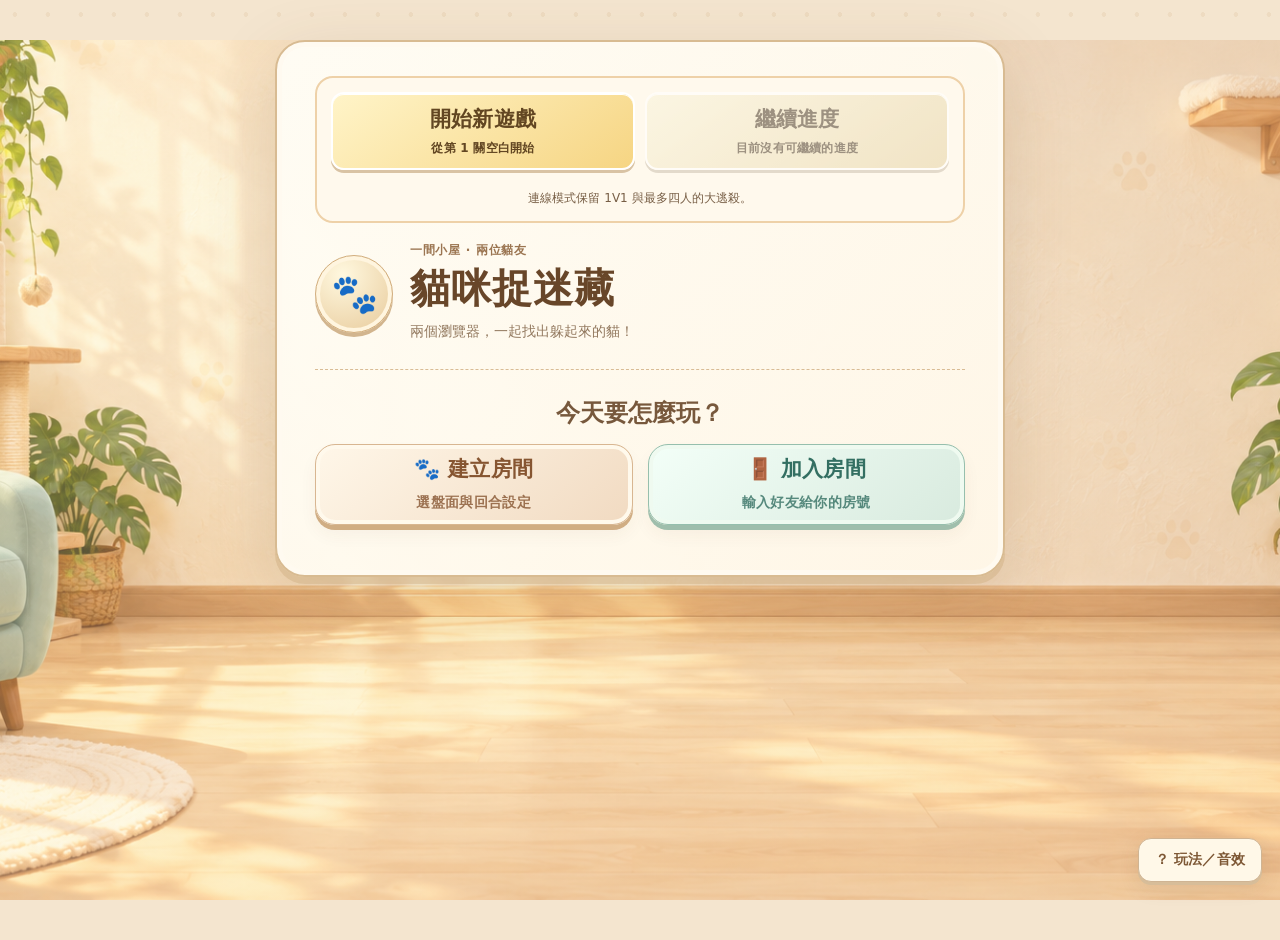
<file: index.html>
<!doctype html>
<html lang="zh-Hant">
<head>
  <meta charset="utf-8">
  <meta name="viewport" content="width=device-width,initial-scale=1">
  <title>貓咪捉迷藏｜P2P 雙人尋貓</title>
  <link rel="stylesheet" href="./style.css">
  <link rel="stylesheet" href="./survival.css?v=20261015b">
  <link rel="stylesheet" href="./classic.css?v=20261015b">
</head>
<body><main>
  <button id="helpButton" class="help-fab" aria-label="打開玩法與音效設定">？ 玩法／音效</button>
  <section id="setup" class="panel setup-card">
    <div class="primary-modes" aria-label="主要遊戲模式"><button id="chooseClassic" type="button"><strong>🐾 經典單人</strong><small>300 關原創貓數獨 · 推理提示</small></button><p>連線模式保留 1V1 與最多四人的大逃殺。</p></div>
    <header class="brand"><div class="logo">🐾</div><div><small>一間小屋 · 兩位貓友</small><h1>貓咪捉迷藏</h1><p>兩個瀏覽器，一起找出躲起來的貓！</p></div></header>
    <div id="entryChoice" class="entry-choice"><h2>今天要怎麼玩？</h2><div class="entry-buttons"><button id="chooseHost" type="button">🐾 建立房間<small>選盤面與回合設定</small></button><button id="chooseJoin" type="button">🚪 加入房間<small>輸入好友給你的房號</small></button></div><div class="quick-actions"><button id="previewBattle" class="hidden" type="button">先試玩大對決 <small>單人練習，不會連線</small></button><button id="quickMatch">⚡ 快速配對</button></div></div>
    <div id="entryFlow" class="hidden"><div class="flow-heading"><button id="backToEntry" type="button" aria-label="返回入口選擇">← 返回</button><h2 id="flowTitle"></h2></div>
    <div class="setup-grid">
      <label>暱稱<span class="nick-row"><input id="nick" maxlength="16" value="奶油虎斑" autocomplete="off"><button id="randomNick" type="button" title="隨機產生暱稱" aria-label="隨機產生暱稱">🎲</button></span></label>
      <label class="host-only">棋盤<select id="size"><option value="6" selected>6×6 小盤</option><option value="12">12×12 入門</option><option value="20">20×20 標準</option><option value="24">24×24 大盤</option></select></label>
      <label class="wide host-only">遊戲模式<select id="gameMode">
        <option value="battle" selected>🐾 貓咪大對決｜即時連鎖攻防</option>
        <option value="survival">🏆 4 人大逃殺｜2–4 人好友，最多四人</option>
      </select><small id="modeDescription">同時解各自不同、同尺寸同難度的盤面；連續找到貓可累加攻擊，完成盤面後連鎖接續。</small></label>
    </div>
    <fieldset class="avatar-picker"><legend>選一隻代表你的貓</legend><div id="avatarChoices"></div></fieldset>
    <div class="settings turn-settings host-only hidden">
      <label>玩家 1 秒數<input id="secondsA" type="number" min="10" max="180" value="45"></label>
      <label>玩家 2 秒數<input id="secondsB" type="number" min="10" max="180" value="45"></label>
      <label><input id="capEnabled" type="checkbox"> 連抓上限</label>
      <label id="capField">上限隻數<input id="cap" type="number" min="1" max="24" value="3" disabled></label>
    </div>
    <div id="battleSettings" class="settings host-only"><label>每位玩家血量<input id="battleHP" type="number" min="50" max="500" step="10" value="150"></label><p class="battle-settings-note">混合尺寸 · 雙方同尺寸同難度、不同題<br>每次連鎖傷害 +5，換盤延續連鎖。</p></div>
    <div id="survivalSettings" class="settings host-only hidden"><p>2–4 位真人好友 · 混合尺寸公平配對</p><p>第二位貓友完成連線後，開始 180 秒等候；房主可立即開始。正式比賽 5 分鐘。最後一分鐘比全場總分，同分比錯誤，可並列冠軍。</p></div>
    <label id="roomField">加入用房號<span class="room-copy-row"><input id="roomInput" maxlength="24" placeholder="例如 CAT-1234"><button id="copyRoom" type="button">複製房號</button><button id="copyInvite" type="button">邀請連結</button></span></label>
    <div class="actions"><button id="host" class="host-only">🐾 建立房間</button><button id="join" class="join-only">🚪 加入房間</button><button id="resume" class="host-only hidden">↻ 恢復房主局面</button></div>
    <p class="privacy">房號連線使用免費 PeerJS Cloud 協調握手；對局資料在瀏覽器間直接傳送。沒有免費 TURN，部分嚴格網路可能失敗。</p>
    <div id="manualControls"><details><summary>進階：手動備援</summary><p>若第三方服務不可用，可用下方兩段代碼手動連線。</p></details>
    <div class="actions"><button id="manualHost" class="host-only">手動建立</button><button id="manualJoin" class="join-only">手動加入</button></div>
    <div id="manual" class="hidden"><h2 id="manualTitle"></h2><textarea id="outCode" readonly placeholder="這裡會產生要傳給對方的碼"></textarea><button id="copyCode">複製上方代碼</button><textarea id="inCode" placeholder="貼上對方傳回的碼"></textarea><button id="applyCode">套用代碼</button></div>
    </div><p id="setupStatus" class="status" aria-live="polite"></p></div>
  </section>

  <section id="classicGame" class="classic-game hidden" aria-label="經典單人貓數獨">
    <header class="classic-header"><button id="classicExit" type="button">← 返回模式</button><div><small>CLASSIC SOLO</small><h1>經典單人 · 貓數獨</h1></div><div class="classic-header-actions"><strong id="classicProgress">1 / 300</strong><button id="classicMute" type="button" aria-label="關閉音效" aria-pressed="false">🔊</button></div></header>
    <div class="classic-layout"><aside class="classic-panel"><label for="classicLevel">選擇關卡</label><input id="classicLevel" type="range" min="1" max="300" value="1"><div class="classic-meta"><span id="classicTier">入門</span><span id="classicSize">4×4</span></div><p>每一橫排、直欄、色區恰好一隻貓；貓不能相鄰，斜角也不行。</p><div class="classic-actions"><button id="classicHint" type="button">💡 提示下一步</button><button id="classicReplay" type="button">↻ 重玩本關</button></div><p id="classicMessage" role="status" aria-live="polite">點一下標記 ×，點兩下放置貓。</p></aside><div class="classic-board-card"><div id="classicBoard" class="classic-board" role="grid" aria-label="經典單人棋盤"></div><p id="classicHintText" class="classic-hint-text" aria-live="polite"></p><div class="classic-footer"><button id="classicPrev" type="button">上一關</button><span id="classicCompletion">尚未完成</span><button id="classicNext" type="button">下一關</button></div></div></div>
  </section>

  <dialog id="classicResult" class="classic-result" aria-labelledby="classicResultTitle" aria-describedby="classicResultText"><h2 id="classicResultTitle">關卡完成！</h2><p id="classicResultText">進度已儲存。</p><div class="classic-result-actions"><button id="classicResultReplay" type="button">重玩本關</button><button id="classicResultNext" type="button">下一關</button><button id="classicResultClose" type="button">留在盤面</button></div></dialog>

  <section id="game" class="hidden">
    <section id="survivalArena" class="hidden" aria-label="貓咪大逃殺"></section>
    <section id="battleArena" class="hidden" aria-label="貓咪大對決">
      <header class="battle-header"><div class="battle-brand"><small>CAT HIDE & SEEK</small><h1>貓咪大對決</h1><span>🐾 即時攻防 🐾</span></div><div class="battle-status"><span id="battleConnection" role="status"></span><button id="battleCopyRoom" type="button">複製房號</button><button id="battleHelp" type="button">玩法／音效</button><button id="battleMute" type="button" aria-label="切換音效">🔊</button><button id="leavePractice" type="button" class="hidden">回入口</button></div></header>
      <div id="battleOpening" class="hidden" role="status" aria-live="polite"><span class="opening-caption"></span><strong class="opening-count"></strong><span class="opening-prompt"></span></div>
      <p id="battleNotice" role="status" aria-live="polite"></p>
      <div class="battle-layout"><section class="battle-side local" data-player="0"></section><aside class="battle-center" aria-label="棋盤操作"><div class="battle-vs" aria-hidden="true">VS</div><p id="battleGestureHint" class="gesture-hint" role="note" aria-label="單點做私人標記，快速雙點同一格翻格，長按拖曳連續標記"><span class="gesture-action">單點<span class="gesture-mark" aria-hidden="true">✕</span>標記</span><span class="gesture-divider" aria-hidden="true">｜</span><span class="gesture-action">雙點<svg class="gesture-paw" viewBox="0 0 24 24" aria-hidden="true" focusable="false"><ellipse cx="5" cy="9" rx="2.5" ry="3.2" transform="rotate(-25 5 9)"/><ellipse cx="10" cy="5.8" rx="2.4" ry="3.1"/><ellipse cx="15.7" cy="6.4" rx="2.4" ry="3.1" transform="rotate(15 15.7 6.4)"/><ellipse cx="20" cy="10.3" rx="2.2" ry="2.9" transform="rotate(30 20 10.3)"/><path d="M6.5 16.2c.8-1.1 1.8-1.8 2.7-3.2 1.4-2.2 4.5-2.2 5.9 0 .9 1.4 1.9 2.1 2.7 3.2 1.7 2.5.3 4.8-2.1 4.8-1.6 0-2.3-.8-3.6-.8s-2 .8-3.6.8c-2.4 0-3.7-2.3-2-4.8Z"/></svg>翻格</span><small class="gesture-drag">長按拖曳標記</small></p></aside><section class="battle-side opponent" data-player="1"></section></div>
      <div class="battle-toolbar"><button id="battleReconnect" class="hidden" type="button">重新連線</button><button id="battleAbort" class="hidden" type="button">結束本局</button><button id="battleReturn" class="hidden" type="button">回入口</button></div>
      <p class="battle-instructions">每行、每列、每區各一隻，貓咪不能相鄰。連續找到貓，傷害逐次增加。</p><div id="battleFX" aria-hidden="true"></div>
    </section>
    <div id="turnBanner" aria-live="polite"></div>
    <header class="top"><div class="room-tag"><small>P2P 私密對局</small><span class="room-code"><b id="room"></b><button id="copyGameRoom" type="button">複製</button></span><span id="modeBadge"></span></div><div class="turn"><span id="connection">連線中</span><strong id="turnText"></strong><em id="timer">45</em></div><button id="mute" aria-label="切換音效">🔊</button></header>
    <div class="arena"><aside id="p0" class="player-card"></aside><section class="center">
      <div class="modes"><button id="hint">💡 共同提示</button><span id="message" aria-live="polite"></span></div>
      <section id="toolbox" class="toolbox hidden" aria-label="魚乾道具"><div class="fish-bank">🐟 <b id="fishCount">0</b>/4</div><button data-item="magnifier" title="2 魚乾：私人查看中心周圍貓數">🔍 貓爪放大鏡 <small>2</small></button><button data-item="yarn" title="2 魚乾：選 2–3 個相連格，得知其中有沒有貓">🧶 毛線探路 <small>2</small></button><button data-item="shield" title="3 魚乾：本輪下一次翻空格不換手">🐾 肉球護墊 <small>3</small></button><button data-item="hourglass" title="2 魚乾：本輪增加 10 秒">⏳ 小貓沙漏 <small>2</small></button><button id="confirmYarn" class="hidden">確認探路</button><button id="cancelItem" class="hidden">取消</button><span id="itemStatus"></span></section>
      <div class="board-tools" aria-label="棋盤縮放"><button id="zoomOut" type="button" aria-label="縮小棋盤">−</button><span id="zoomLabel">100%</span><button id="zoomIn" type="button" aria-label="放大棋盤">＋</button></div>
      <p id="gestureHint" class="gesture-hint" role="note" aria-label="單點做私人標記，快速雙點同一格翻格，長按拖曳連續標記"><span class="gesture-action">單點<span class="gesture-mark" aria-hidden="true">✕</span>標記</span><span class="gesture-divider" aria-hidden="true">｜</span><span class="gesture-action">雙點<svg class="gesture-paw" viewBox="0 0 24 24" aria-hidden="true" focusable="false"><ellipse cx="5" cy="9" rx="2.5" ry="3.2" transform="rotate(-25 5 9)"/><ellipse cx="10" cy="5.8" rx="2.4" ry="3.1"/><ellipse cx="15.7" cy="6.4" rx="2.4" ry="3.1" transform="rotate(15 15.7 6.4)"/><ellipse cx="20" cy="10.3" rx="2.2" ry="2.9" transform="rotate(30 20 10.3)"/><path d="M6.5 16.2c.8-1.1 1.8-1.8 2.7-3.2 1.4-2.2 4.5-2.2 5.9 0 .9 1.4 1.9 2.1 2.7 3.2 1.7 2.5.3 4.8-2.1 4.8-1.6 0-2.3-.8-3.6-.8s-2 .8-3.6.8c-2.4 0-3.7-2.3-2-4.8Z"/></svg>翻格</span><small class="gesture-drag">長按拖曳標記</small></p>
      <div id="boardWrap"><div id="board" role="grid" aria-label="尋貓棋盤" aria-describedby="gestureHint"></div><div id="fxLayer" aria-hidden="true"></div></div>
      <div class="legend" aria-label="盤面圖例"><span><i class="sample cat-sample">🐱</i>找到貓</span><span><i class="sample opened-sample">×</i>已翻開的空格</span><span><i class="sample note-sample">×</i>私人筆記</span><span><i class="sample region-sample"></i>顏色分區</span></div>
    </section><aside id="p1" class="player-card"></aside></div>
    <footer><button id="pass">↪ 手動交棒</button><button class="emote">ฅ^•ﻌ•^ฅ</button><button class="emote">好眼力！</button><button class="emote">一起加油</button></footer>
  </section>

  <dialog id="helpDialog" class="help-dialog"><button id="closeHelp" class="dialog-close" aria-label="關閉">×</button><h2>玩法與音效</h2><p class="timer-warning">⏱ 打開說明不會暫停對局計時。</p><div class="help-rules"><article><b>1｜每行一隻</b><p>每一橫行剛好有一隻貓。</p></article><article><b>2｜每列一隻</b><p>每一直列剛好有一隻貓。</p></article><article><b>3｜每區一隻</b><p>每個顏色區域剛好一隻。</p></article><article><b>4｜不能貼貼</b><p>兩隻貓不能在八方向相鄰。</p></article></div><h3>回合與標記</h3><p>原有四種回合玩法中，找中貓後續手；猜空、交棒、超時或到達連抓上限就換人。猜空只會公開該空格，不顯示周圍貓數。只有實際翻開並確認沒有貓的格子會顯示深灰 ×；手動私人記號是紫色 ×。系統不會自動標記或禁止點選同行、同列、同區及八方向相鄰的未翻格；請自行依規則推理。</p><h3>六種模式</h3><p><b>貓咪大逃殺：</b>2–4 位真人好友各解獨立 6×6。第二位完成連線後，開始 180 秒等候，房主也可立即開始；少於兩位會取消等候。共用 3 秒開賽讀秒後，才開始正式 5 分鐘計時。每隻 1 分，累積 4／10／16／24 隻門檻分別在 1／2／3／4 分鐘檢查。每次門檻前 20 秒，未達標者會收到一次提醒，接著留在旁邊顯示進度；已達標顯示安全狀態。最後一分鐘沒有新門檻；5 分鐘以仍在場玩家的全場分數、再比全場錯誤決勝，完全同分可並列冠軍。只剩一人提早獲勝，全員同時失敗沒有冠軍。猜錯鎖 2／4／6／8 秒，手動找到貓後重設。虎斑貓每分鐘最多一次，手動找到後在隨機落點的 3×3 揭露貓與空格，貓計分、空格不算錯；不連鎖、不重抽差落點。特殊虎斑貓翻開後才會亮起星星並跳向落點；即使同時換盤，效果仍只表示舊盤的已結算結果，不會揭露新盤。訪客斷線有 15 秒回座，時鐘繼續；房主失聯不移轉。本模式有運氣成分。</p><p><b>貓咪大對決：</b>雙方連線與時鐘同步後讀秒 3、2、1，再同時解自己的 6×6。猜錯時盤面中央顯示剩餘鎖定秒數，所有盤面操作暫停。每人預設 150 HP，可由房主調整。連續命中傷害為 5、10、15…；猜錯會重設連鎖，連續猜錯依序鎖定 2、4、6、8 秒，最多 8 秒；找到貓後，下一次猜錯恢復 2 秒。猜錯不扣血，鎖定期間盤面中央顯示倒數視窗，翻格與私人標記都暫停，包含點擊、拖曳與鍵盤操作。解鎖後再用單點標記、快速雙點翻格。命中冷卻 0.3 秒。找齊六隻立即換新盤，血量與連鎖接續。先把對方 HP 打至 0 獲勝。對手盤面只可觀看，沒有道具或共同倒數；未鎖定時可修改私人筆記。斷線會暫停，重新連線可恢復；60 秒未恢復則結束、不判勝負。</p><p><b>基本對戰：</b>找到最多貓獲勝。<br><b>魚乾道具戰：</b>首次正常翻空格得 1 魚乾（餘額最多 4），每個自己的回合最多用一個道具。<br><b>寶藏派對：</b>少數鈴鐺貓值 2 分，普通貓 1 分；帶有少量運氣，以總分決勝。<br><b>默契合作：</b>共享魚乾、道具與偵查結果，找完全部貓共同成功，沒有隱藏失敗條件。</p><h3>四個道具</h3><p>🔍 放大鏡（2）：私人查看中心八鄰貓數，中心不翻；這是道具專屬偵查，不會把數字印在普通空格。🧶 毛線（2）：選同區 2–3 個相連未解格，只得知其中有沒有貓。🐾 護墊（3）：本輪下一次正常翻空格仍可繼續，不得魚乾且不重設時間。⏳ 沙漏（2）：本輪加 10 秒，不增加連抓上限。合作模式的偵查會共享給雙方。</p><section class="sound-settings" aria-label="音效設定"><h3>音效與音量</h3><label for="soundVolume">音量 <output id="soundVolumeValue">45%</output></label><input id="soundVolume" type="range" min="0" max="100" step="5" value="45"><p>右上角喇叭可靜音。音量會保存在這個瀏覽器，首次點擊後才會啟用音效。</p><p id="meowLoadStatus" role="status">首次操作後載入貓叫錄音。</p><small>貓叫錄音：<a href="https://opengameart.org/content/cat-purr-meow" target="_blank" rel="noopener">Kerzoven，CC0 1.0</a>（剪輯與淡入淡出）</small></section><h3>操作與圖例</h3><p>PC 與手機都一樣：點一下做私人記號，快速點兩下同一格才會翻格。單點約等 0.3 秒後標記；PC 尊重瀏覽器判定的雙擊速度。雙擊若已先出現記號，會還原這次記號再翻格。深灰 × 代表已確認的空格；紫色 × 是自己手動加上的私人筆記，尚未確認。右鍵不做任何遊戲操作，保留瀏覽器選單。按住約四分之一秒後拖曳，滑過的未翻格只會加上紫色 X；已標記的格子不會被擦掉，同一筆拖曳不會翻格。放開（包括在盤面外放開）、被取消或鎖定時停止。手機盤面保留雙指縮放，捲動畫面請從棋盤外滑動；鎖定期間不能標記或翻格。正式猜測不能撤回，私人筆記可改且對手看不到。方向鍵移動，Enter／Space 按一次標記、快速按兩次翻格。選取放大鏡／毛線後，依道具提示單點選目標，不會同時標記或翻格。</p><div class="legend help-legend"><span><i class="sample cat-sample">🐱</i>找到貓</span><span><i class="sample opened-sample">×</i>已翻開的空格</span><span><i class="sample note-sample">×</i>私人筆記</span></div></dialog>
  <dialog id="result"><h2 id="resultTitle"></h2><p id="resultScore"></p><button id="rematch">交換先手，再玩一局</button></dialog>
  <div id="toast" role="status" aria-live="polite"></div>
</main>
<script src="./status-presenter.js?v=20261016a"></script>
<script src="./match-config.js"></script><script src="./vendor/peerjs-1.5.5.min.js"></script><script src="./region-palette.js?v=20261016c"></script><script>window.CAT_MEOW_SAMPLES=["./assets/audio/cat-meow-soft.wav","./assets/audio/cat-meow-food.wav","./assets/audio/cat-meow-purr.wav"];</script><script src="./game-audio.js"></script><script src="./puzzle-pools.js?v=20261016b"></script><script src="./battle-engine.js?v=20261016b"></script><script src="./cell-gestures.js"></script><script src="./board-strokes.js"></script><script src="./board-pointer-adapter.js?v=20261013e"></script><script src="./survival-engine.js?v=20261016b"></script><script src="./survival-session.js?v=20261016b"></script><script src="./classic-engine.js?v=20261016b"></script><script src="./classic-levels.js?v=20261016b"></script><script src="./classic-progress.js?v=20261015b"></script><script src="./app.js?v=20261016c"></script><script src="./battle-ui.js?v=20261016b"></script><script src="./survival-app.js?v=20261016b"></script><script src="./survival-ui.js?v=20261016c"></script><script src="./classic-app.js?v=20261015b"></script>
</body></html>
</file>
<file: style.css>
:root{--ink:#4d423b;--cream:#fff9ed;--coral:#ed8c69;--mint:#6e9d8c;--lav:#8a78a8;--cell:28px}*{box-sizing:border-box}body{margin:0;min-height:100vh;background:radial-gradient(circle at 12% 15%,#fff9d8 0 8%,transparent 28%),radial-gradient(circle at 88% 80%,#f5d9cb 0 7%,transparent 27%),linear-gradient(145deg,#fffdf6,#f4e4d2);color:var(--ink);font-family:ui-rounded,"Microsoft JhengHei",sans-serif}body:before{content:"";position:fixed;inset:0;pointer-events:none;opacity:.13;background-image:radial-gradient(#d79f7d 1px,transparent 1px);background-size:24px 24px}button,input,select,textarea{font:inherit}button{border:0;border-radius:15px;padding:10px 16px;background:#f2dfc8;color:inherit;font-weight:800;cursor:pointer;transition:transform .15s,box-shadow .15s,filter .15s}button:hover{transform:translateY(-2px);box-shadow:0 5px 14px #6b4a2924}button:focus-visible,.cell:focus-visible{outline:4px solid #5b8fd9;outline-offset:2px}.hidden{display:none!important}.panel{width:min(760px,94vw);margin:3vh auto;padding:28px;background:#fffdf8eF;border:2px solid #fff;border-radius:30px;box-shadow:0 20px 60px #6d4b2924}.brand{display:flex;gap:16px;align-items:center}.brand p{margin:4px 0}.logo{font-size:46px;background:linear-gradient(145deg,#ffe1c5,#ffcfa9);padding:13px;border-radius:50%;box-shadow:inset 0 0 0 3px #fff}h1{margin:0;font-size:38px}.setup-grid{display:grid;grid-template-columns:1fr 1fr;gap:0 14px}.setup-grid .wide{grid-column:1/-1}.panel label{display:grid;gap:5px;margin:12px 0;font-weight:800}.panel input,.panel select,textarea{width:100%;padding:11px;border:2px solid #ead7c3;border-radius:12px;background:white}.settings{display:grid;grid-template-columns:1fr 1fr;gap:0 14px}.settings label:has(input[type=checkbox]){display:flex;align-items:center}.settings input[type=checkbox]{width:auto}.actions{display:grid;grid-template-columns:repeat(auto-fit,minmax(145px,1fr));gap:8px}.actions button:first-child{background:var(--coral);color:white}.privacy{font-size:13px;line-height:1.55;background:#f8f2e8;padding:10px 12px;border-radius:12px}details{margin-top:14px;padding:12px;background:#faf1e3;border-radius:14px}textarea{height:90px;margin:5px 0;font:11px ui-monospace,monospace}.status{min-height:25px;color:#9f5b49}.avatar-picker{border:0;padding:8px 0;margin:5px 0}.avatar-picker legend{font-weight:900}.avatar-choices,#avatarChoices{display:grid;grid-template-columns:repeat(6,1fr);gap:8px}.avatar-choice{padding:7px;background:#fff5e7;border:3px solid transparent;display:grid;place-items:center}.avatar-choice.selected{border-color:var(--mint);background:#e7f5ee}.avatar{--avatar-bg:#f5c38f;width:58px;height:58px;display:grid;place-items:center;border-radius:50%;background:radial-gradient(circle at 40% 35%,#fff 0 12%,transparent 13%),var(--avatar-bg);font-size:38px;filter:drop-shadow(0 4px 3px #5b403522)}.avatar-0{--avatar-bg:#f4bd74}.avatar-1{--avatar-bg:#b8b0c4}.avatar-2{--avatar-bg:#ffd9c4}.avatar-3{--avatar-bg:#c7d3de}.avatar-4{--avatar-bg:#f7eee2}.avatar-5{--avatar-bg:#cba47f}.help-fab{position:fixed;right:18px;bottom:18px;z-index:30;background:#574b73;color:white;box-shadow:0 8px 25px #3d315855}.top{display:flex;justify-content:space-between;align-items:center;padding:10px 4vw}.room-tag{display:grid}.room-tag #modeBadge{font-size:12px;background:#fff3df;padding:3px 8px;border-radius:10px;width:max-content}.turn{display:flex;align-items:center;gap:12px;background:#fffdf8;padding:8px 15px;border-radius:25px;box-shadow:0 5px 18px #654b3520}.turn em{font-size:23px;color:#c36f4c;font-style:normal}.arena{display:grid;grid-template-columns:minmax(150px,1fr) auto minmax(150px,1fr);gap:16px;align-items:center;padding:3px 3vw}.player-card{background:linear-gradient(180deg,#fffdf7,#f9efe2);border:3px solid #fff;border-radius:30px;display:grid;place-content:center;justify-items:center;text-align:center;box-shadow:0 15px 40px #6042241c;overflow:hidden;position:relative}.player-card>*{position:relative;z-index:1}.player-card.current{outline:5px solid #efa57b;animation:turnGlow 1.2s ease-in-out infinite alternate}.player-card .avatar{width:86px;height:86px;font-size:58px}.player-name{font-weight:900;margin-top:7px}.score{font-size:42px;color:#bd7957;font-weight:900}.basket{min-height:54px;max-width:180px;display:flex;flex-wrap:wrap;justify-content:center;align-content:center;padding:7px 14px;margin-top:8px}.basket-cat{font-size:23px;animation:basketBounce .45s ease both}.center{display:grid;justify-items:center}.modes{display:flex;align-items:center;justify-content:center;flex-wrap:wrap;gap:7px;margin-bottom:8px}.modes .active{background:var(--mint);color:white}#message{max-width:430px;font-size:13px;font-weight:800}#boardWrap{position:relative}#board{--n:20;--s:var(--cell);display:grid;grid-template-columns:repeat(var(--n),var(--s));width:calc(var(--n)*var(--s));height:calc(var(--n)*var(--s));border:0;padding:4px;border-radius:12px;overflow:hidden;box-shadow:0 10px 30px #60472d20;background:#fffaf1;touch-action:manipulation}#fxLayer{position:absolute;inset:0;pointer-events:none;overflow:visible}.cell{width:var(--s);height:var(--s);border:0;border-radius:0;padding:0;background:var(--bg);border-right:1px solid #756b6233;border-bottom:1px solid #756b6233;display:grid;place-items:center;color:#655951;font-weight:950;position:relative}.cell:not(:disabled):hover{filter:brightness(1.08);z-index:2;box-shadow:inset 0 0 0 3px #fff9}.cell.cat{background:#fff4b8}.cell.cat::after{content:'🐱';font-size:calc(var(--s)*.66);animation:catPeek .48s cubic-bezier(.2,1.5,.5,1)}.cell.opened{background:#fbf7ef;background-image:radial-gradient(circle,#e7d6c4 1px,transparent 1px);background-size:5px 5px;color:#7b5aa2;box-shadow:inset 0 0 0 2px #fff}.cell.note{color:#6f4b91;background:#efe4f8}.cell.note{font-size:calc(var(--s)*.7);text-shadow:0 1px white}.cell.reveal-pop{animation:revealRipple .48s ease}.legend{display:flex;justify-content:center;flex-wrap:wrap;gap:8px 14px;font-size:11px;margin:8px 0}.legend span{display:flex;align-items:center;gap:4px}.sample{width:22px;height:22px;display:grid;place-items:center;border:2px solid #fff;border-radius:5px;font-style:normal}.cat-sample{background:#fff4b8}.opened-sample{background:#fbf7ef;color:#493d35}.note-sample{background:#efe4f8;color:#58306f}.region-sample{background:linear-gradient(90deg,#f1ce79 0 33%,#e297f6 33% 66%,#60d8fb 66%)}.fly-cat{position:fixed;z-index:50;font-size:28px;pointer-events:none;animation:flyToBasket .72s cubic-bezier(.2,.8,.2,1) forwards}.streak-burst{position:absolute;inset:45% auto auto 50%;transform:translate(-50%,-50%);padding:8px 13px;border-radius:20px;background:#fff1a8;color:#8b6330;font-weight:950;animation:burst .7s ease both}footer{display:flex;justify-content:center;gap:7px;padding-bottom:8px}.help-dialog,dialog#result{border:0;border-radius:26px;padding:30px;max-width:min(720px,92vw);color:var(--ink);box-shadow:0 25px 80px #402c2455}.help-dialog::backdrop,dialog#result::backdrop{background:#50413777;backdrop-filter:blur(3px)}.dialog-close{position:absolute;right:12px;top:10px;background:transparent;font-size:25px}.timer-warning{background:#fff1ce;padding:9px;border-radius:10px;font-weight:800}.help-rules{display:grid;grid-template-columns:1fr 1fr;gap:9px}.help-rules article{background:#f8f0e5;padding:12px;border-radius:15px}.help-rules p{margin:5px 0 0}.help-legend{font-size:13px}#toast{position:fixed;bottom:22px;left:50%;z-index:60;transform:translate(-50%,120px);background:#554d46;color:white;padding:10px 18px;border-radius:20px;transition:.2s}#toast.show{transform:translate(-50%,0)}
@keyframes catPeek{0%{transform:translateY(80%) scale(.7)}70%{transform:translateY(-8%) scale(1.12)}100%{transform:none}}@keyframes revealRipple{0%{box-shadow:inset 0 0 0 0 #fff,0 0 0 0 #88bca777}100%{box-shadow:inset 0 0 0 2px #fff,0 0 0 14px transparent}}@keyframes basketBounce{0%{transform:translateY(-30px) scale(.5)}70%{transform:translateY(3px) scale(1.12)}100%{transform:none}}@keyframes turnGlow{from{outline-color:#efad82}to{outline-color:#ffd36e}}@keyframes flyToBasket{0%{transform:translate(0,0) rotate(0) scale(1)}60%{transform:translate(var(--dx),calc(var(--dy) - 45px)) rotate(220deg) scale(.8)}100%{transform:translate(var(--dx),var(--dy)) rotate(360deg) scale(.35);opacity:0}}@keyframes burst{0%{opacity:0;transform:translate(-50%,-50%) scale(.3)}45%{opacity:1;transform:translate(-50%,-70%) scale(1.1)}100%{opacity:0;transform:translate(-50%,-95%) scale(.9)}}
@media(max-width:900px){.arena{grid-template-columns:minmax(105px,1fr) auto minmax(105px,1fr);gap:7px}.player-card .avatar{width:60px;height:60px;font-size:40px}.basket{max-width:110px}.modes button{padding:8px 10px}}
@media(max-width:700px){.setup-grid{grid-template-columns:1fr}.setup-grid .wide{grid-column:auto}.avatar-choices,#avatarChoices{grid-template-columns:repeat(3,1fr)}.arena{display:flex;flex-wrap:wrap;justify-content:center}.player-card{width:46%;display:flex;gap:7px;align-items:center}.center{order:2;width:100%;overflow:auto}.score{font-size:26px}:root{--cell:23px}.help-rules{grid-template-columns:1fr}}
@media(prefers-reduced-motion:reduce){*{animation:none!important;transition:none!important}.fly-cat,.streak-burst{display:none!important}}
.quick-actions{float:right;display:flex;gap:6px}.quick-actions button:first-child{background:#f2ba51;color:#503d2e}
.toolbox{display:flex;align-items:center;justify-content:center;flex-wrap:wrap;gap:6px;margin:0 0 8px;padding:7px 10px;background:#fff5dc;border:2px solid #f3d795;border-radius:18px;font-size:12px}.toolbox button{padding:6px 9px}.toolbox button.selected{background:#8065a7;color:white}.toolbox button:disabled{opacity:.45;cursor:not-allowed}.fish-bank{font-size:16px;font-weight:950;background:white;padding:5px 10px;border-radius:12px}.toolbox small{background:#fff8;padding:1px 4px;border-radius:6px}.cell.probed:not(.cat):not(.opened):before{content:'◎';position:absolute;color:#9367bb;font-size:calc(var(--s)*.62);text-shadow:0 1px white}.cell.yarn-picked{box-shadow:inset 0 0 0 3px #a972c7}.cell.treasure-cat{background:linear-gradient(145deg,#fff4b8,#ffd373)}.cell.treasure-cat:before{content:'🔔';position:absolute;right:-2px;top:-5px;font-size:calc(var(--s)*.42);z-index:3}.shield-on{filter:drop-shadow(0 0 8px #75b8e5)}.intel-list{font-size:11px;background:#f1e9fa;border-radius:9px;padding:4px 7px;margin-top:4px;max-width:180px}.mode-treasure{color:#a26b12}.item-flash{animation:itemFlash .55s ease}@keyframes itemFlash{0%{box-shadow:0 0 0 0 #f2ba51aa}100%{box-shadow:0 0 0 18px transparent}}

.nick-row{display:grid;grid-template-columns:1fr 46px;gap:6px}.nick-row #randomNick{padding:0;min-height:44px;font-size:21px;background:#fff0c8}.settings label.locked{opacity:.56}.settings label.locked input{background:#e9e5df;color:#827b73;cursor:not-allowed;border-style:dashed}
.board-tools{display:flex;align-items:center;gap:5px;margin-bottom:5px;padding:3px 7px;border-radius:13px;background:#fff8ed;font-size:12px}.board-tools button{padding:3px 10px;min-width:36px;min-height:32px}.board-tools span{min-width:42px;text-align:center;font-weight:900}
#turnBanner{position:fixed;z-index:55;left:50%;top:84px;transform:translate(-50%,-25px) scale(.9);opacity:0;pointer-events:none;padding:11px 24px;border:3px solid white;border-radius:999px;font-size:20px;font-weight:950;box-shadow:0 10px 28px #5d463841}#turnBanner.show{animation:turnBanner 1.05s ease both}#turnBanner.mine{background:#78b59e;color:white}#turnBanner.other{background:#f5c792;color:#5b4230}
.player-card.current{outline-width:7px;box-shadow:0 0 0 7px #ffdca777,0 15px 40px #6042242d}.cell.selected-cell{z-index:4;box-shadow:inset 0 0 0 4px #5b8fd9!important;filter:brightness(1.08)}.cell.pending-cell{z-index:4;box-shadow:inset 0 0 0 4px #a371c2!important;animation:pendingPulse .55s ease-in-out infinite alternate}.cell.latest-result{z-index:3;outline:3px solid #f0a653;outline-offset:-3px}.cell.latest-result.opened{background-color:#fff1d7}.cell.cat::after{content:none!important}

.cat-character{--fur:#e99b48;--ear:#e99b48;--mark:#87451f;--muzzle:#fff2d8;position:relative;display:inline-block;width:54px;height:54px;vertical-align:middle;filter:drop-shadow(0 2px 1px #49332640)}.cat-ears,.cat-face,.cat-mark,.cat-eyes,.cat-accessory{position:absolute;display:block;pointer-events:none}.cat-ears{inset:2% 9% auto;height:39%;z-index:0}.cat-ears:before,.cat-ears:after{content:"";position:absolute;width:42%;height:100%;background:var(--ear);clip-path:polygon(50% 0,100% 100%,0 100%)}.cat-ears:before{left:0;transform:rotate(-8deg)}.cat-ears:after{right:0;transform:rotate(8deg)}.cat-face{inset:19% 8% 5%;z-index:1;background:var(--fur);border:2px solid #4d3429;border-radius:46% 46% 48% 48%}.cat-face:after{content:"";position:absolute;left:25%;right:25%;bottom:10%;height:32%;background:var(--muzzle);border-radius:50%}.cat-mark{z-index:2;left:28%;top:22%;width:44%;height:31%;background:var(--mark);opacity:.8;clip-path:polygon(0 0,24% 35%,40% 0,58% 36%,76% 0,100% 0,86% 56%,50% 75%,14% 56%)}.cat-eyes{z-index:3;left:25%;right:25%;top:48%;height:8%;border-left:5px solid #302824;border-right:5px solid #302824}.cat-eyes:after{content:"";position:absolute;left:45%;top:4px;width:5px;height:4px;background:#6f3e39;border-radius:50%}.cat-accessory{z-index:4}
.cat-character-1{--fur:#34343c;--ear:#292932;--mark:#fff;--muzzle:#fff}.cat-character-1 .cat-ears{height:46%;top:-3%}.cat-character-1 .cat-face{inset:16% 11% 4%;border-radius:40% 40% 50% 50%}.cat-character-1 .cat-mark{top:24%;left:39%;width:22%;height:42%;background:white;clip-path:polygon(35% 0,65% 0,100% 100%,0 100%)}
.cat-character-2{--fur:#f3d29c;--ear:#d88763;--mark:#a96049}.cat-character-2 .cat-face{inset:21% 5% 4%;border-radius:50%}.cat-character-2 .cat-mark{left:13%;top:25%;width:69%;height:42%;background:radial-gradient(circle at 18% 25%,#7f513c 0 18%,transparent 20%),radial-gradient(circle at 80% 65%,#db8c64 0 20%,transparent 22%);clip-path:none}.cat-character-2 .cat-accessory{right:-2%;top:4%;width:23%;height:18%;background:#d76f91;clip-path:polygon(0 0,50% 35%,100% 0,80% 100%,50% 62%,20% 100%)}
.cat-character-3{--fur:#aeb8c0;--ear:#8f9aa4;--mark:#66737c}.cat-character-3 .cat-ears:before{clip-path:polygon(0 0,100% 35%,35% 100%);transform:rotate(22deg)}.cat-character-3 .cat-ears:after{clip-path:polygon(100% 0,0 35%,65% 100%);transform:rotate(-22deg)}.cat-character-3 .cat-face{inset:22% 4% 3%;border-radius:50%}.cat-character-3 .cat-mark{top:24%;background:linear-gradient(90deg,transparent 0 18%,#65737d 19% 29%,transparent 30% 43%,#65737d 44% 56%,transparent 57% 70%,#65737d 71% 81%,transparent 82%);clip-path:none}
.cat-character-4{--fur:#f2e7d5;--ear:#76545a;--mark:#76545a;--muzzle:#fff}.cat-character-4 .cat-ears{height:49%;top:-5%}.cat-character-4 .cat-face{inset:14% 15% 3%;border-radius:39% 39% 52% 52%}.cat-character-4 .cat-mark{left:22%;top:31%;width:56%;height:37%;background:#76545a;border-radius:48%;clip-path:none}.cat-character-4 .cat-eyes{border-color:#366d8c}
.cat-character-5{--fur:#a87855;--ear:#8a5e43;--mark:#65422e}.cat-character-5 .cat-face{inset:18% 2% 2%;border-radius:46% 46% 43% 43%;box-shadow:-4px 2px 0 #8c6246,4px 2px 0 #8c6246}.cat-character-5 .cat-accessory{left:34%;top:2%;width:33%;height:25%;background:#7d5037;clip-path:polygon(0 100%,20% 5%,48% 60%,70% 0,100% 100%)}
.cat-character-6{--fur:#fff4e6;--ear:#f0a3a0;--mark:#d88987}.cat-character-6 .cat-face{inset:20% 7% 4%;border-radius:50% 50% 44% 44%}.cat-character-6 .cat-mark{left:39%;top:24%;width:22%;height:20%;background:#e59a9c;clip-path:polygon(50% 100%,0 35%,15% 0,50% 20%,85% 0,100% 35%)}.cat-character-6 .cat-accessory{left:2%;bottom:2%;width:22%;height:22%;border-radius:50%;background:#78a98d}
.cat-character-7{--fur:#625a66;--ear:#433d49;--mark:#d5c2a2;--muzzle:#e9dcc8}.cat-character-7 .cat-face{inset:17% 7% 3%;border-radius:42% 42% 50% 50%}.cat-character-7 .cat-mark{left:16%;top:43%;width:68%;height:18%;background:linear-gradient(90deg,#26232a 0 42%,transparent 43% 57%,#26232a 58%);clip-path:none;border-radius:6px}.cat-character-7 .cat-accessory{right:-1%;bottom:3%;width:22%;height:22%;background:#e7bb47;border-radius:50%;box-shadow:inset 0 0 0 2px #7e6326}
.avatar .cat-character{width:90%;height:90%}.player-card .avatar .cat-character{width:82px;height:82px}.basket-cat{display:inline-grid;width:31px;height:31px;place-items:center}.basket-character{width:30px;height:30px}.board-character{width:calc(var(--s)*.92);height:calc(var(--s)*.92);filter:none}

@keyframes turnBanner{0%{opacity:0;transform:translate(-50%,-24px) scale(.88)}20%,72%{opacity:1;transform:translate(-50%,0) scale(1)}100%{opacity:0;transform:translate(-50%,-8px) scale(.98)}}@keyframes pendingPulse{from{filter:brightness(1)}to{filter:brightness(1.18)}}
@media(max-width:700px){body{overflow-x:hidden}#game{width:100%;overflow-x:hidden}.top{padding:7px 9px;gap:7px;flex-wrap:wrap}.turn{order:3;width:100%;justify-content:center}.arena{width:100%;padding:2px 4px;gap:5px}.player-card{min-width:0;width:calc(50% - 6px);padding:8px;overflow:hidden;display:grid!important;grid-template-columns:50px minmax(0,1fr) auto;grid-template-rows:1fr 1fr;gap:2px 6px;align-items:center;justify-items:start;text-align:left}.player-card .avatar{width:50px;height:50px;grid-row:1/3;grid-column:1}.player-card .avatar .cat-character{width:48px;height:48px}.player-name{font-size:12px;grid-column:2;grid-row:1;max-width:100%;overflow:hidden;text-overflow:ellipsis;white-space:nowrap}.player-card small{font-size:9px;grid-column:2;grid-row:2;line-height:1.2}.player-card .score{grid-column:3;grid-row:1/3;font-size:22px}.center{max-width:100%;overflow:hidden}.modes,.toolbox,footer{max-width:100%;gap:4px}.modes button,.toolbox button,footer button{min-height:42px;padding:7px 9px}.toolbox{flex-wrap:nowrap;justify-content:flex-start;overflow-x:auto;width:100%;-webkit-overflow-scrolling:touch}.toolbox>*{flex:0 0 auto}.board-tools{position:sticky;left:0}.board-tools button{min-height:38px}#boardWrap{max-width:100%;width:100%;overflow:auto;padding:3px;overscroll-behavior:contain;touch-action:manipulation;-webkit-overflow-scrolling:touch}#board{max-width:none;flex:none}.legend{min-width:0;width:100%;max-width:100%;overflow-x:auto;justify-content:flex-start;flex-wrap:nowrap;padding-bottom:3px}.legend span{flex:0 0 auto}.help-dialog,dialog#result{width:calc(100vw - 20px);max-height:88dvh;overflow:auto;padding:22px 18px}.help-fab{right:10px;bottom:10px}footer{flex-wrap:wrap;padding:4px}#turnBanner{top:72px;font-size:17px}}
@media(prefers-reduced-motion:reduce){#turnBanner.show,.cell.pending-cell,.cell.latest-result{animation:none!important}.player-card.current{animation:none!important}}
@media(min-width:1000px) and (orientation:landscape){.top{padding-block:4px}.arena{gap:20px;padding:0 2.2vw}.player-card{}.modes{margin-bottom:3px}.toolbox{margin-bottom:3px;padding-block:4px}.board-tools button{padding-block:5px}#board{box-shadow:0 14px 36px #60472d38}.center{align-self:start}}
.room-copy-row,.room-code{display:flex;align-items:center;gap:7px}.room-copy-row input{min-width:0;flex:1}.room-copy-row button,.room-code button{flex:0 0 auto;padding:8px 11px;border-radius:11px;background:#f2dfc8}.room-code b{font-size:16px;letter-spacing:.04em}.room-code button{font-size:11px;padding:4px 8px}.room-tag{gap:3px}
@media(max-width:700px){.room-copy-row{display:grid;grid-template-columns:minmax(0,1fr) auto auto}.room-copy-row button{min-height:44px;padding:7px}.room-code{flex-wrap:wrap}.room-code button{min-height:36px}}
.player-card{transition:background-color .2s,border-color .2s,box-shadow .2s,opacity .2s}.player-card .turn-label{display:none;background:#c76743;color:#fff;padding:5px 12px;border-radius:999px;font-size:12px;font-weight:950;letter-spacing:.08em;box-shadow:0 3px 0 #8f432c}.player-card.current .turn-label{display:block}.player-card.current{border-color:#ffd7bd;background:linear-gradient(180deg,#fffdf7,#fff0dd)}.player-card.inactive{border-color:#d8d3cc;background:linear-gradient(180deg,#f5f3ef,#e8e5df);box-shadow:0 9px 24px #4f494326}.player-card.inactive .avatar,.player-card.inactive .basket{filter:grayscale(1) saturate(0);opacity:.46}.player-card.inactive .score{color:#615d59;background:#dedbd6;border-radius:16px;padding:0 12px;opacity:.82}.player-card.inactive .player-name,.player-card.inactive small{color:#6c6863}.cell.selected-cell{z-index:8!important;outline:4px solid #1f6fd1!important;outline-offset:-1px;box-shadow:inset 0 0 0 3px #fff,inset 0 0 0 7px #397fd5,0 0 14px 5px #337fd577!important;filter:brightness(1.16) saturate(1.2);transform:scale(1.08)}.cell.pending-cell{z-index:8!important;outline:4px solid #7c3fa5!important;outline-offset:-1px;box-shadow:inset 0 0 0 3px #fff,inset 0 0 0 7px #9a5fc0,0 0 15px 5px #8f55b877!important;filter:brightness(1.12) saturate(1.18);transform:scale(1.06)}.cell.latest-result{z-index:7!important;outline:4px solid #d77716!important;outline-offset:-4px;box-shadow:inset 0 0 0 2px #fff8,0 0 10px 3px #ef9b3577!important}.cell.selected-cell,.cell.pending-cell,.cell.latest-result{pointer-events:auto;transform-origin:center}
@media(max-width:700px){.player-card .turn-label{font-size:9px;padding:3px 7px;position:absolute;top:5px;right:5px}.player-card.inactive .score{padding:0 7px}.cell.selected-cell{outline-width:3px!important;box-shadow:inset 0 0 0 2px #fff,inset 0 0 0 5px #397fd5,0 0 10px 3px #337fd577!important}.cell.pending-cell{outline-width:3px!important;box-shadow:inset 0 0 0 2px #fff,inset 0 0 0 5px #9a5fc0,0 0 10px 3px #8f55b877!important}}
@media(prefers-reduced-motion:reduce){.player-card,.player-card *,.cell.selected-cell,.cell.pending-cell,.cell.latest-result{transition:none!important;animation:none!important}.cell.selected-cell,.cell.pending-cell{transform:none}}
.brand>div:last-child{min-width:0}.brand h1{font-size:clamp(27px,5vw,38px);line-height:1.08;white-space:nowrap}.entry-choice{margin-top:24px;text-align:center}.entry-choice h2{margin:0 0 14px}.entry-buttons{display:grid;grid-template-columns:1fr 1fr;gap:14px}.entry-buttons>button{min-height:112px;display:grid;place-content:center;gap:7px;background:linear-gradient(145deg,#fff1d9,#f5d7b8);border:3px solid #fff;box-shadow:0 10px 25px #70472620;font-size:20px}.entry-buttons>button:last-child{background:linear-gradient(145deg,#e8f5ef,#cfe7dc)}.entry-buttons small{font-size:12px;font-weight:700}.entry-choice .quick-actions{margin-top:12px}.flow-heading{display:flex;align-items:center;gap:12px;margin-top:16px}.flow-heading h2{margin:0}.flow-heading button{padding:8px 12px}#setup[data-flow="join"] .host-only,#setup[data-flow="host"] .join-only{display:none!important}#setup[data-flow="host"] #roomField:not(.room-ready){display:none}.cell{transition:transform .12s ease,filter .15s ease,box-shadow .15s ease}.cell:not(:disabled):active{transform:scale(.9)}#board[data-size="6"]{border-radius:18px;padding:4px;gap:0;background:#fffaf1}#board[data-size="6"] .cell{border-radius:5px;border:0!important;box-shadow:inset 0 0 0 1px #fff6}
@media(max-width:700px){.panel{padding:20px 16px}.brand{gap:10px;align-items:center}.brand .logo{flex:0 0 auto;font-size:34px;padding:9px}.brand h1{font-size:clamp(25px,8.4vw,34px)}.brand p{font-size:13px}.entry-buttons{grid-template-columns:1fr}.entry-buttons>button{min-height:86px}.flow-heading{margin-top:10px}.setup-grid>*{min-width:0}.settings{grid-template-columns:minmax(0,1fr) minmax(0,1fr)}.room-copy-row>*{min-width:0}}
@media(max-width:340px){.panel{width:calc(100vw - 12px);padding:16px 12px}.brand{gap:7px}.brand .logo{font-size:29px;padding:7px}.brand h1{font-size:25px}.brand p{font-size:12px}.room-copy-row{grid-template-columns:minmax(0,1fr) 1fr}.room-copy-row input{grid-column:1/-1}}
#board[data-size="6"]{padding:0;gap:0}

/* ==========================================================
   Cozy Cat Room · warm surfaces, tactile boards, quiet chrome
   All battle styles are scoped so the original modes retain
   their board sizing, zooming, and interaction behaviour.
   ========================================================== */
:root {
  --ink: #594532;
  --cream: #fff9ed;
  --coral: #e98679;
  --mint: #259d91;
  --lav: #a68bc1;
  --room-paper: #fff8e9;
  --room-line: #e5ceb0;
  --room-wood: #aa7548;
  --room-shadow: #68442329;
  --local: #188f85;
  --local-soft: #d9f2e7;
  --opponent: #d96665;
  --opponent-soft: #ffdfd7;
}
html { min-height: 100%; background: #f4e5cf; }
body {
  min-height: 100vh;
  min-height: 100dvh;
  background-color: #f4e5cf;
  background-image: linear-gradient(180deg, #fff7e833, #fff3df44), url('./assets/room-background.png');
  background-position: center center;
  background-size: cover;
  background-attachment: fixed;
  color: var(--ink);
  font-family: ui-rounded, 'PingFang TC', 'Microsoft JhengHei', 'Noto Sans TC', system-ui, sans-serif;
  -webkit-font-smoothing: antialiased;
}
body::before {
  z-index: -1;
  opacity: .17;
  background-image: radial-gradient(ellipse at 45% 44%, #cfa97c 0 2px, transparent 2.5px);
  background-size: 33px 33px;
}
main { min-height: 100vh; min-height: 100dvh; isolation: isolate; }
button { touch-action: manipulation; -webkit-tap-highlight-color: transparent; }
button:not(.cell) {
  border: 1px solid #d2b998;
  background: linear-gradient(#fff9e8, #f5e7cd);
  box-shadow: inset 0 1px 0 #ffffff, 0 3px 0 #d9c3a4;
  border-radius: 13px;
  letter-spacing: .015em;
}
button:not(.cell):hover { box-shadow: inset 0 1px 0 #fff, 0 4px 0 #d9c3a4, 0 7px 15px #68442312; }
button:not(.cell):active { transform: translateY(2px); box-shadow: inset 0 1px 0 #fff, 0 1px 0 #d9c3a4; }
button:disabled { cursor: default; }
button:focus-visible, a:focus-visible, input:focus-visible, select:focus-visible, textarea:focus-visible {
  outline: 3px solid #127f84;
  outline-offset: 4px;
}
.panel {
  width: min(730px, calc(100% - 40px));
  margin: 40px auto;
  padding: 34px 38px 28px;
  border: 2px solid #d8bb92;
  border-radius: 30px;
  background: linear-gradient(135deg, #fffdf5f7, #fff7e8f7);
  box-shadow: inset 0 0 0 5px #fffaf0, 0 7px 0 #cead8170, 0 20px 70px #68442329;
}
.brand { gap: 17px; padding: 0 0 23px; border-bottom: 1px dashed #d9bc95; }
.brand .logo {
  display: grid;
  place-items: center;
  width: 78px;
  height: 78px;
  flex: 0 0 auto;
  font-size: 38px;
  color: #a87143;
  background: radial-gradient(circle at 35% 25%, #fff8df, #e7c999);
  border: 1px solid #d2ae7e;
  box-shadow: inset 0 0 0 4px #fff5df, 0 4px 0 #d2b58e;
}
.brand small { display: block; margin-bottom: 5px; color: #9b7551; letter-spacing: .16em; font-size: 10px; font-weight: 800; }
.brand h1 { color: #684629; letter-spacing: .025em; }
.brand p { margin-top: 8px; color: #93795f; font-size: 13px; }
.entry-choice { margin-top: 27px; }
.entry-choice h2 { color: #77583c; font-size: 18px; font-weight: 800; }
.entry-buttons { gap: 15px; }
.entry-buttons > button {
  min-height: 132px;
  border: 1px solid #d8b691;
  border-radius: 20px;
  color: #865531;
  background: linear-gradient(140deg, #fff7e9, #f1dac1);
  box-shadow: inset 0 0 0 4px #fff9ec, 0 5px 0 #d0ad83, 0 10px 17px #6844230d;
}
.entry-buttons > button:last-child { color: #336f62; border-color: #96bfad; background: linear-gradient(140deg, #f3fff8, #d8eade); box-shadow: inset 0 0 0 4px #effaf0, 0 5px 0 #9fbeac, 0 10px 17px #6844230d; }
.entry-buttons > button small { font-size: 12px; font-weight: 600; opacity: .8; }
.entry-choice .quick-actions { float: none; justify-content: center; margin-top: 22px; }
.quick-actions button:first-child { color: #775d3e; background: #fff5da; }
.flow-heading { margin: 22px 0 8px; gap: 13px; }
.flow-heading h2 { font-size: 20px; color: #785738; }
.flow-heading button { font-size: 12px; }
.panel label, .avatar-picker legend { color: #765d43; font-size: 13px; line-height: 1.6; letter-spacing: .015em; }
.panel input, .panel select, textarea {
  min-height: 46px;
  padding: 11px 13px;
  border: 1px solid #d8c2a5;
  border-radius: 12px;
  background: #fffcf6;
  color: #5d4936;
  box-shadow: inset 0 2px 3px #795d3f08;
}
.panel select { max-width: 100%; }
.panel small#modeDescription { font-size: 11px; color: #977e65; font-weight: 500; line-height: 1.65; }
.avatar-picker { margin: 12px 0; }
.avatar-picker legend { margin-bottom: 4px; }
.avatar-choices, #avatarChoices { gap: 8px; grid-template-columns: repeat(8, minmax(0, 1fr)); }
.avatar-choice { min-width: 0; padding: 7px 2px; background: #faf0dd !important; border: 2px solid transparent !important; box-shadow: inset 0 0 0 1px #e4ccb1 !important; border-radius: 13px !important; }
.avatar-choice .avatar { width: 48px; height: 48px; background: #f4e4ca; filter: none; }
.avatar-choice.selected { background: #dfefe4 !important; border-color: #309c87 !important; box-shadow: 0 3px 0 #8bb7a3 !important; }
.panel .settings { padding: 4px 15px; margin: 10px 0 17px; border: 1px solid #e6d3b7; border-radius: 16px; background: #f9efdcc2; }
.panel .settings input[type='checkbox'] { width: 18px; height: 18px; min-height: 18px; accent-color: #258e7e; }
.panel .actions { margin: 14px 0 5px; }
.panel .actions button { min-height: 47px; }
.panel .actions button:first-child { color: #fffdf3; border-color: #277c6e; background: linear-gradient(#57ac95, #3c9480); box-shadow: inset 0 1px 0 #a1ddbd, 0 4px 0 #287b6c; }
.privacy { padding: 13px 15px; background: #efe5d16b; border: 1px solid #e7d9c1; color: #937d65; font-size: 11px; line-height: 1.8; }
details { border: 1px dashed #d8c2a4; background: transparent; color: #90785e; font-size: 12px; }
details summary { cursor: pointer; font-weight: 700; }
.status { margin-bottom: 0; color: #a86147; font-size: 13px; }
.help-fab { border-color: #cfb493 !important; color: #7d5734; background: #fff8e8 !important; font-size: 12px; box-shadow: 0 3px 0 #d7bd99, 0 6px 20px #6844231f !important; }
body.is-battle > main > .help-fab { display: none; }
/* A calmer frame for the original shared-board modes. */
#game > .top { max-width: 1480px; margin: 0 auto; padding-top: 16px; padding-bottom: 13px; gap: 12px; }
.room-tag > small { color: #957555; font-size: 10px; letter-spacing: .12em; }
.room-tag #modeBadge { background: #fff7e8; color: #967149; border: 1px solid #e5cba7; }
.room-code b { color: #7c5834; }
.turn { border: 1px solid #d9bd96; border-radius: 16px; background: #fff9edf2; box-shadow: inset 0 0 0 3px #fffdf7, 0 3px 0 #dfc7a6; font-size: 13px; }
.arena { max-width: 1500px; margin: 0 auto; }
.player-card { border-color: #e3c8a2; background: linear-gradient(#fff9edf5, #f3e4c9f5); box-shadow: inset 0 0 0 4px #fff8eb, 0 6px 0 #b9946947, 0 12px 30px #63421d19; border-radius: 25px; }
.player-card.current { border-color: #b5d7bd; outline-color: #74b6a2; background: linear-gradient(#fbfff1, #e3f0da); box-shadow: 0 0 0 4px #ffffff9c, 0 0 0 7px #74b6a25e, 0 10px 30px #63421d19; animation: none; }
.player-card .turn-label { background: #469883; box-shadow: 0 3px 0 #307867; letter-spacing: .045em; }
.player-card .score { color: #a96e39; }

.player-card.inactive { background: linear-gradient(#faf5eafa, #e9dfccfa); border-color: #d0c5b0; }
.modes { gap: 6px; }
.modes button { font-size: 12px; }
.modes .active { border-color: #368d7e; background: linear-gradient(#60b39d, #399884); color: #fff; box-shadow: inset 0 1px #c0e9d3, 0 3px 0 #277c6c; }
.board-tools { border: 1px solid #dfc9a9; background: #fff8e8d9; }
#board { box-shadow: 0 10px 25px #694b2920; }
#boardWrap { padding: 10px; }
#game > footer { padding: 18px 70px; }
#game > footer button { color: #866746; font-size: 12px; }
.help-dialog, dialog#result { border: 2px solid #d7b991; border-radius: 26px; background: #fff9ed; box-shadow: inset 0 0 0 5px #fffdf6, 0 25px 80px #402c2440; line-height: 1.7; }
.help-dialog h2, dialog#result h2 { margin-top: 0; color: #765335; }
.help-dialog h3 { color: #85603e; font-size: 16px; }
.help-dialog p { color: #7d6a54; font-size: 13px; }
.help-rules article { border: 1px solid #e9d7ba; background: #f7efdF; }
.dialog-close { box-shadow: none !important; border: 0 !important; }
#toast { max-width: calc(100vw - 24px); width: max-content; text-align: center; background: #715a42; border: 1px solid #997e5b; box-shadow: 0 6px 25px #654c322b; font-size: 13px; }

/* ---- Cat Battle: two real, independent 6 × 6 boards ---- */
body.is-battle { background-image: linear-gradient(180deg, #fff4e218, #ffeecd12), url('./assets/room-background.png'); }
body.is-battle #game { width: 100%; overflow: visible; }
body.is-battle #game > .top,
body.is-battle #game > .arena,
body.is-battle #game > footer,
body.is-battle #turnBanner { display: none; }
#battleArena {
  width: min(1370px, calc(100% - 64px));
  min-height: 100vh;
  min-height: 100dvh;
  margin: 0 auto;
  padding: 0 0 20px;
}
.battle-header { min-height: 155px; display: flex; justify-content: center; align-items: flex-start; position: relative; padding-top: 22px; }
.battle-brand {
  min-width: 295px;
  position: relative;
  display: grid;
  justify-items: center;
  gap: 1px;
  padding: 12px 27px 13px;
  border: 3px solid #986036;
  border-radius: 42% 42% 22% 22% / 17% 17% 22% 22%;
  color: #fff6da;
  background: repeating-linear-gradient(178deg, transparent 0 14px, #85491e16 15px 17px), linear-gradient(100deg, #b47e45, #c49155 45%, #b47c43);
  box-shadow: inset 0 0 0 3px #d5a769, inset 0 -5px 0 #935a2c4f, 0 6px 0 #6e452d35, 0 9px 18px #6c442422;
  transform: rotate(-1deg);
}
.battle-brand::before, .battle-brand::after { content: ''; position: absolute; width: 7px; height: 38px; top: -35px; border: 1px solid #bd905d; border-radius: 3px; background: repeating-linear-gradient(35deg, #e2c79b 0 3px, #b89161 4px 5px); box-shadow: 2px 0 2px #61482c1a; }
.battle-brand::before { left: 40px; }
.battle-brand::after { right: 40px; }
.battle-brand small { font-size: 10px; line-height: 1.5; font-weight: 900; color: #fae7ba; letter-spacing: .19em; text-shadow: 0 1px #7c4c2c; }
.battle-brand h1 { color: #fff9e8; font-size: clamp(30px, 3vw, 44px); line-height: 1.2; font-weight: 950; letter-spacing: .04em; text-shadow: 0 3px 0 #724729, 2px 0 0 #724729, -2px 0 0 #724729, 0 -2px 0 #724729, 0 5px 3px #74431d60; }
.battle-brand > span { position: absolute; bottom: -21px; min-width: 151px; padding: 5px 18px; border: 2px solid #c69154; border-radius: 11px 11px 40% 40% / 11px 11px 22% 22%; color: #785333; background: linear-gradient(#ffefc8, #efcf93); box-shadow: inset 0 0 0 2px #fff3d6, 0 3px 0 #97673d3f; font-size: 12px; font-weight: 900; letter-spacing: .15em; }
.battle-status { position: absolute; top: 21px; right: 0; display: flex; align-items: center; justify-content: flex-end; gap: 9px; color: #876b4c; font-size: 11px; }
#battleConnection { display: inline-flex; align-items: center; gap: 6px; padding: 7px 10px; border: 1px solid #dcc6a5; border-radius: 30px; background: #fff9ecdE; box-shadow: 0 2px 5px #78533308; }
#battleConnection::before { content: ''; width: 6px; height: 6px; border-radius: 50%; background: #3d9b7a; box-shadow: 0 0 0 3px #c6e3c866; }
#battleMute { width: 35px; height: 35px; padding: 0; border-radius: 50%; display: grid; place-items: center; font-size: 16px; }
.battle-layout { display: grid; grid-template-columns: minmax(0, 1fr) 65px minmax(0, 1fr); gap: 18px; align-items: center; }
.battle-side { --team: var(--local); --team-soft: var(--local-soft); min-width: 0; position: relative; }
.battle-side.opponent { --team: var(--opponent); --team-soft: var(--opponent-soft); }
.battle-player {
  display: grid;
  grid-template-columns: 76px minmax(0, 1fr);
  grid-template-rows: auto auto;
  gap: 4px 12px;
  min-height: 86px;
  padding: 4px 16px 8px 8px;
  position: relative;
  align-items: center;
  margin: 0 5px 8px;
}
.battle-player::before { content: ''; position: absolute; left: 41px; right: 0; top: 15px; bottom: 8px; z-index: -1; border: 2px solid color-mix(in srgb, var(--team) 45%, #fff8e8); border-radius: 18px; background: linear-gradient(#fffdf2f5, var(--team-soft)); box-shadow: inset 0 0 0 3px #fffcf0, 0 3px 0 #bd9d7455; }
.portrait { grid-column: 1; grid-row: 1 / 3; width: 80px; height: 80px; display: grid; place-items: center; overflow: hidden; position: relative; border: 3px solid var(--team); border-radius: 50%; background: radial-gradient(circle at 50% 30%, #fffdf3, var(--team-soft)); box-shadow: inset 0 0 0 4px #fffff1, 0 0 0 3px #fff9e9, 0 4px 7px #65432325; }
.portrait img { width: 100%; height: 100%; object-fit: cover; object-position: center; }
.portrait > .cat-character { width: 67px; height: 67px; margin-top: 8px; }
.player-identity { min-width: 0; align-self: end; display: flex; align-items: baseline; flex-wrap: wrap; gap: 7px; padding-top: 10px; }
.player-identity b, .player-identity strong { font-size: 18px; color: #624831; letter-spacing: .02em; max-width: 100%; text-overflow: ellipsis; overflow: hidden; white-space: nowrap; }
.player-identity small, .player-identity span { color: var(--team); font-size: 11px; font-weight: 800; }
.hp-meter { position: relative; grid-column: 2; height: 28px; align-self: start; margin-bottom: 3px; overflow: hidden; border: 2px solid #fffbec; border-radius: 30px; background: #176559; box-shadow: 0 0 0 1px var(--team), inset 0 2px 5px #1d483743, 0 2px 0 #d1b99044; }
.hp-meter > i { position: absolute; left: 0; top: 0; height: 100%; min-width: 0; border-radius: 25px; background: linear-gradient(#64d8bd 0%, #23bb9f 48%, #159b87 52%, #31b99e 100%); box-shadow: inset 0 2px 0 #a5f8d8, inset 0 -2px 1px #08786544; transition: none; }
.hp-meter > span { position: absolute; inset: 0; display: grid; place-items: center; color: #fffdf2; font-size: 15px; font-weight: 950; line-height: 24px; text-shadow: 0 1px 2px #124f46, 1px 0 #124f46, -1px 0 #124f46; letter-spacing: .02em; }
.hp-meter::after { content: '♥'; position: absolute; top: -1px; left: 10px; color: #fffbed; font-size: 22px; line-height: 24px; text-shadow: 0 1px 1px #226e58; }
.opponent .hp-meter { background: #983c39; }
.opponent .hp-meter > i { background: linear-gradient(#ffada6 0%, #f9807f 48%, #ea6467 52%, #f5817e 100%); box-shadow: inset 0 2px 0 #ffdbce, inset 0 -2px 1px #ae444b44; }
.opponent .hp-meter > span { text-shadow: 0 1px 2px #943b36, 1px 0 #943b36, -1px 0 #943b36; }
.opponent .hp-meter::after { text-shadow: 0 1px 1px #ac4b41; }
.combo-badge {
  display: flex;
  align-items: center;
  justify-content: center;
  gap: 9px;
  width: fit-content;
  min-width: 175px;
  max-width: calc(100% - 24px);
  min-height: 33px;
  position: relative;
  z-index: 2;
  margin: -1px auto -11px;
  padding: 4px 17px;
  border: 2px solid var(--team);
  border-radius: 30px;
  color: var(--team);
  background: linear-gradient(#fffdf1, var(--team-soft));
  box-shadow: inset 0 0 0 2px #fffdf1, 0 2px 0 #94714c32;
  font-size: 12px;
  line-height: 1.6;
  font-weight: 900;
}
.combo-badge b, .combo-badge strong { font-size: 18px; }
.combo-badge small, .combo-badge span { font-size: 11px; }
.combo-badge.active, .combo-badge.is-active { color: #fff6c8; background: linear-gradient(#239b8c, #167368); border-color: #0d8079; box-shadow: inset 0 0 0 2px #9de4c4, 0 0 0 3px #fffce8, 0 3px 0 #7e653d44, 0 0 21px #24c9a54d; }
.combo-badge.active strong, .combo-badge.is-active strong { color: #ffe5a2; }
.board-card { position: relative; padding: 16px 17px 18px; border: 2px solid #d0b18d; border-radius: 29px; background: linear-gradient(145deg, #fffcf2, #fff8e8 60%, #efe2c8); box-shadow: inset 0 0 0 5px #fffdf6, inset 0 -6px 0 #dcc5a256, 0 6px 0 #b992635c, 0 15px 28px #71512d22; }
.board-heading { display: flex; align-items: center; justify-content: space-between; gap: 8px; min-height: 27px; margin: 0 4px 8px; padding-top: 5px; color: #866c4d; font-size: 11px; font-weight: 800; letter-spacing: .05em; }
.board-heading > span { font-size: 10px; font-weight: 600; color: #a18c71; letter-spacing: .02em; }
.battle-board { --n: 6; --s: 100%; display: grid; grid-template-columns: repeat(var(--n), minmax(0, 1fr)); grid-template-rows: repeat(var(--n), minmax(0, 1fr)); width: 100%; aspect-ratio: 1; padding: 3px; gap: 1px; border: 0; border-radius: 16px; overflow: hidden; background: #fffaf1; box-shadow: 0 2px 6px #6e543c12; isolation: isolate; touch-action: manipulation; }
.battle-board .cell { width: 100%; height: 100%; min-width: 0; min-height: 0; padding: 0; border: 1px solid #ffffff78; border-right: 1px solid #ffffff8c; border-bottom: 1px solid #ffffff8c; border-radius: 6px; background-color: var(--bg, #d6e6cb); background-image: linear-gradient(140deg, #ffffff3b, #ffffff00 67%, #80633608); color: #665645; font-size: clamp(14px, 2vw, 27px); font-weight: 800; box-shadow: inset 0 2px 0 #ffffff4f, inset 0 -2px 0 #91795812; transition: filter .15s ease, transform .15s ease, box-shadow .15s ease; }
.battle-board .cell:not(:disabled):hover { z-index: 5; filter: brightness(1.06); box-shadow: inset 0 0 0 3px #fffef0, inset 0 0 0 6px #26b2a0, 0 0 12px #51c9ae99; transform: none; }
.battle-board .cell:not(:disabled):active { transform: scale(.95); }
.battle-board .cell:focus-visible { z-index: 8; outline: 3px solid #146f77; outline-offset: -4px; box-shadow: inset 0 0 0 6px #fff7dd; }
.battle-board .cell.selected-cell, .battle-board .cell.pending-cell { transform: none; outline-offset: -3px; }
.battle-board .cell.opened { background-color: #f4ebd9; background-image: radial-gradient(circle, #c9b99f 1px, transparent 1.5px); background-size: 8px 8px; color: #9a8a75; box-shadow: inset 0 0 0 2px #fffcf070; }
.battle-board .cell.note { background-color: #e3d5ed; background-image: linear-gradient(135deg, #fbf5ff66, #e8d6f511); }
.battle-board .cell.note { font-size: clamp(17px, 2.7vw, 37px); color: #826391; }
.battle-board .cell.cat { background-color: #fff0bf; background-image: radial-gradient(ellipse at center, #fffde689, #ffe6aa00 70%), linear-gradient(150deg, #fff4c833, #ffeab766); }
.battle-board .board-character { width: 84%; height: 84%; aspect-ratio: 1; filter: drop-shadow(0 3px 1px #634c3022); }
.battle-board .cat-character .cat-face { border-width: 2px; }
.battle-board .cat-character .cat-eyes { border-left-width: clamp(3px, .42vw, 6px); border-right-width: clamp(3px, .42vw, 6px); }
.battle-board .cat-character .cat-eyes::after { width: 10%; height: 60%; top: 70%; }
.battle-board .cell.latest-result { outline: 3px solid #29a994 !important; outline-offset: -3px; box-shadow: inset 0 0 0 6px #fffce6, 0 0 10px #43c3a278 !important; }
.opponent .battle-board .cell { cursor: default; }
.opponent .battle-board .cell:hover { filter: none; box-shadow: inset 0 2px 0 #ffffff4f, inset 0 -2px 0 #91795812; }
.cat-basket { min-height: 65px; display: flex; justify-content: center; align-items: center; flex-wrap: nowrap; gap: 5px; position: relative; width: calc(100% - 54px); max-width: 440px; margin: 13px auto 0; padding: 12px 17px 10px; border: 7px solid #c79a60; border-radius: 24px 24px 35px 35px / 20px 20px 30px 30px; background: #fff9e8; box-shadow: inset 0 2px 0 #e9c590, 0 3px 0 #90673b6b, 0 7px 9px #78542c20; }
.cat-basket::before { content: ''; position: absolute; inset: -7px; pointer-events: none; border: 7px solid transparent; border-radius: inherit; background: repeating-linear-gradient(35deg, #bb8b51 0 3px, #e3bc82 4px 7px, #c99d63 8px 11px) border-box; mask: linear-gradient(#fff 0 0) padding-box, linear-gradient(#fff 0 0); mask-composite: exclude; }
.cat-basket::after { content: '✦'; position: absolute; right: 11px; top: -17px; width: 29px; height: 23px; display: grid; place-items: center; color: #fff1c3; background: var(--team); border: 2px solid #fff0ce; border-radius: 6px 12px 6px 12px; transform: rotate(10deg); box-shadow: 0 2px 2px #714a312f; font-size: 16px; }
.cat-basket .basket-cat { width: clamp(22px, 3vw, 36px); height: clamp(22px, 3vw, 36px); flex: 0 0 auto; }
.cat-basket .basket-character { width: 100%; height: 100%; }
.cat-basket .empty-cat, .cat-basket .basket-empty { display: grid; place-items: center; width: clamp(21px, 2.8vw, 34px); height: clamp(21px, 2.8vw, 34px); border: 1px dashed #c3a47e; border-radius: 45% 45% 40% 40%; color: #d4bc99; font-size: 18px; }
.cat-basket b, .cat-basket strong { flex: 0 0 auto; font-size: clamp(15px, 1.8vw, 22px); color: #825a32; margin-left: 8px; letter-spacing: .04em; white-space: nowrap; }
.cat-basket small { color: #9b8060; font-size: 10px; }
.cat-basket .basket-label { font-size: 10px; color: #92734e; }
.battle-vs { position: relative; display: grid; place-items: center; width: 67px; height: 70px; margin-top: 36px; background: linear-gradient(155deg, #d8a669, #b97d42); color: #fff4cf; border: 3px solid #946235; border-radius: 44% 44% 43% 43%; box-shadow: inset 0 0 0 3px #e8ba7e, 0 4px 0 #75513637; font-size: 27px; font-weight: 950; letter-spacing: -.04em; text-shadow: 0 2px 0 #8e552c, 1px 0 #8e552c, -1px 0 #8e552c; transform: rotate(-6deg); }
.battle-vs::before, .battle-vs::after { content: ''; position: absolute; top: -11px; width: 23px; height: 26px; background: #c48e53; border: 3px solid #946235; border-bottom: 0; border-radius: 5px 9px 0 0; z-index: -1; }
.battle-vs::before { left: 0; transform: rotate(-17deg); }
.battle-vs::after { right: 0; transform: rotate(17deg); }
.battle-toolbar { display: flex; flex-wrap: wrap; gap: 8px; align-items: center; justify-content: center; margin: 22px auto 0; padding: 9px 14px; width: fit-content; max-width: 100%; border: 1px solid #dcbf97; border-radius: 20px; background: #fff9e9eA; box-shadow: inset 0 0 0 3px #fffdf5, 0 4px 0 #caa57b60, 0 6px 18px #7954350d; }
.battle-toolbar button { min-height: 42px; padding: 8px 18px; font-size: 12px; border-radius: 12px; }
.battle-toolbar button.active { border-color: #2d8d7c; color: #fffbee; background: linear-gradient(#61bca2, #319783); box-shadow: inset 0 1px 0 #a6e4c6, 0 3px 0 #287b6b; }
.battle-toolbar #battleHelp { border-color: transparent; background: transparent; color: #8a6b47; box-shadow: none; }
.battle-instructions { width: fit-content; max-width: 100%; margin: 12px auto 0; padding: 7px 21px; border: 1px solid #d6b689; border-radius: 99px; background: linear-gradient(#fff4d8, #f6dfb7); color: #936e41; box-shadow: inset 0 0 0 2px #fff7df, 0 2px 0 #b48c5a26; text-align: center; font-size: 12px; line-height: 1.6; font-weight: 800; letter-spacing: .04em; }
.battle-instructions::before { content: '🐾'; margin-right: 10px; opacity: .5; }
.battle-instructions::after { content: '🐾'; margin-left: 10px; opacity: .5; }
.battle-fx { position: fixed; z-index: 90; pointer-events: none; }
.battle-fx.pawfly, .battle-fx.paw-fly { font-size: 37px; line-height: 1; color: #19c4be; filter: drop-shadow(0 0 3px #fff) drop-shadow(0 0 12px #0ddccccc); animation: battlePawFly .6s cubic-bezier(.25,.65,.45,1) forwards; }
.battle-fx.damage, .battle-fx.damage-number { color: #cc5149; font-size: 37px; font-weight: 950; text-shadow: 2px 0 #fffbed, -2px 0 #fffbed, 0 2px #fffbed, 0 -2px #fffbed, 0 3px 5px #713e2944; animation: battleDamage .8s ease-out both; }
.hp-hit { animation: battleHpHit .42s ease both; }
@keyframes battlePawFly { 0% { opacity: 0; transform: translate(0, 0) scale(.55) rotate(-20deg); } 15% { opacity: 1; } 70% { opacity: 1; } 100% { opacity: 0; transform: translate(var(--dx, 200px), var(--dy, -100px)) scale(1.15) rotate(20deg); } }
@keyframes battleDamage { 0% { opacity: 0; transform: translateY(15px) scale(.7); } 25% { opacity: 1; transform: translateY(-5px) scale(1.15); } 65% { opacity: 1; } 100% { opacity: 0; transform: translateY(-42px) scale(.95); } }
@keyframes battleHpHit { 0%, 100% { transform: translateX(0); } 20%, 60% { transform: translateX(-5px); filter: brightness(1.22); } 40%, 80% { transform: translateX(5px); } }

/* Room scales down without shrinking the active touch board. */
@media (min-width: 1600px) {
  #battleArena { width: min(1480px, calc(100% - 140px)); }
  .battle-header { min-height: 162px; }
  .battle-layout { grid-template-columns: minmax(0, 1fr) 88px minmax(0, 1fr); gap: 23px; }
  .battle-vs { width: 80px; height: 80px; font-size: 32px; justify-self: center; }
}
@media (min-width: 1000px) and (max-height: 850px) and (orientation: landscape) {
  #battleArena { width: min(1190px, calc(100% - 64px)); padding-bottom: 14px; }
  .battle-header { min-height: 126px; padding-top: 17px; }
  .battle-brand { min-width: 265px; padding: 9px 24px 11px; }
  .battle-brand h1 { font-size: 35px; }
  .battle-brand small { font-size: 9px; }
  .battle-layout { grid-template-columns: minmax(0, 1fr) 61px minmax(0, 1fr); gap: 16px; }
  .battle-player { min-height: 73px; grid-template-columns: 66px minmax(0, 1fr); gap: 3px 10px; margin-bottom: 3px; }
  .portrait { width: 69px; height: 69px; }
  .portrait > .cat-character { width: 60px; height: 60px; }
  .player-identity b, .player-identity strong { font-size: 16px; }
  .hp-meter { height: 25px; }
  .hp-meter > span { font-size: 13px; line-height: 21px; }
  .hp-meter::after { font-size: 19px; line-height: 21px; }
  .board-card { padding: 13px 14px 14px; border-radius: 25px; }
  .board-heading { min-height: 23px; margin-bottom: 5px; }
  .cat-basket { min-height: 54px; padding-block: 8px; margin-top: 11px; }
  .battle-toolbar { margin-top: 17px; padding-block: 7px; }
  .battle-toolbar button { min-height: 36px; padding-block: 6px; }
  .battle-instructions { margin-top: 10px; padding-block: 5px; font-size: 11px; }
}
@media (min-width: 701px) and (max-width: 1000px) {
  #battleArena { width: calc(100% - 32px); }
  .battle-header { min-height: 145px; }
  .battle-status { top: 15px; gap: 5px; }
  #battleConnection { font-size: 10px; padding: 5px 8px; }
  .battle-layout { grid-template-columns: minmax(0, 1fr) 37px minmax(0, 1fr); gap: 8px; }
  .battle-vs { width: 39px; height: 45px; font-size: 18px; border-width: 2px; }
  .battle-vs::before, .battle-vs::after { width: 15px; height: 18px; border-width: 2px; top: -8px; }
  .battle-player { grid-template-columns: 58px minmax(0, 1fr); min-height: 70px; padding: 2px 9px 5px 2px; gap: 4px 10px; margin: 0 0 5px; }
  .portrait { width: 63px; height: 63px; }
  .portrait > .cat-character { width: 53px; height: 53px; }
  .player-identity b, .player-identity strong { font-size: 14px; }
  .player-identity small, .player-identity span { font-size: 9px; }
  .hp-meter { height: 24px; }
  .hp-meter > span { font-size: 12px; line-height: 20px; }
  .hp-meter::after { font-size: 17px; line-height: 20px; left: 7px; }
  .combo-badge { min-width: 140px; min-height: 29px; padding: 3px 10px; font-size: 10px; gap: 6px; }
  .combo-badge b, .combo-badge strong { font-size: 15px; }
  .combo-badge small, .combo-badge span { font-size: 10px; }
  .board-card { padding: 14px 10px 11px; border-radius: 24px; }
  .board-heading { font-size: 10px; margin-inline: 1px; }
  .board-heading > span { font-size: 9px; }
  .battle-board { padding: 2px; border-radius: 12px; }
  .battle-board .cell { border-radius: 4px; }
  .cat-basket { width: calc(100% - 18px); padding: 9px 9px 8px; gap: 3px; min-height: 52px; border-width: 6px; }
  .cat-basket::before { inset: -6px; border-width: 6px; }
  .cat-basket b, .cat-basket strong { margin-left: 4px; font-size: 15px; }
  .cat-basket .basket-cat { width: 27px; height: 27px; }
}
@media (max-width: 700px) {
  body { background-position: center top; background-attachment: scroll; overflow-x: hidden; }
  .panel { width: calc(100% - 28px); margin: 25px auto 75px; padding: 25px 21px; border-radius: 25px; }
  .brand { gap: 13px; padding-bottom: 20px; }
  .brand .logo { width: 62px; height: 62px; font-size: 31px; padding: 9px; }
  .brand small { font-size: 8px; letter-spacing: .11em; }
  .brand h1 { font-size: clamp(25px, 7.4vw, 34px); }
  .brand p { font-size: 11px; margin-top: 6px; line-height: 1.65; }
  .entry-choice h2 { font-size: 16px; }
  .entry-buttons { grid-template-columns: 1fr; gap: 14px; }
  .entry-buttons > button { min-height: 105px; font-size: 19px; }
  .entry-choice .quick-actions { margin-top: 22px; }
  .setup-grid { gap: 0; }
  .panel .settings { padding-inline: 11px; }
  .avatar-choices, #avatarChoices { grid-template-columns: repeat(4, minmax(0, 1fr)); gap: 8px; }
  .avatar-choice { padding-block: 8px; }
  .avatar-choice .avatar { width: 49px; height: 49px; }
  .room-copy-row button { font-size: 11px; }
  #game > .top { padding: 10px 11px; }
  .arena { padding: 5px 8px; gap: 9px; }
  .player-card { width: calc(50% - 5px); border-radius: 17px; padding: 7px; }
  .player-card.current { outline-width: 3px; box-shadow: 0 0 0 3px #74b6a256; }
  .player-card .avatar { width: 43px; height: 43px; }
  .player-card .avatar .cat-character { width: 40px; height: 40px; }
  .player-card .score { font-size: 20px; }
  .center { padding-top: 9px; }
  #boardWrap { padding: 10px; }
  #game > footer { padding: 14px 8px 70px; }
  .help-fab { bottom: 14px; right: 14px; }
  #battleArena { width: calc(100% - 24px); max-width: 470px; padding: 0 0 23px; }
  .battle-header { min-height: 145px; padding-top: 17px; }
  .battle-brand { min-width: 234px; padding: 9px 22px 12px; border-width: 2px; }
  .battle-brand h1 { font-size: 33px; }
  .battle-brand small { font-size: 8px; }
  .battle-brand > span { min-width: 135px; bottom: -19px; padding: 4px 13px; font-size: 10px; }
  .battle-brand::before, .battle-brand::after { height: 24px; top: -23px; width: 5px; }
  .battle-brand::before { left: 32px; }
  .battle-brand::after { right: 32px; }
  .battle-status { top: 109px; left: 0; right: 0; justify-content: center; gap: 8px; }
  #battleConnection { padding: 3px 9px; font-size: 9px; background: #fff9e9cF; }
  #battleConnection::before { width: 5px; height: 5px; }
  #battleMute { width: 25px; height: 25px; font-size: 12px; border-radius: 50%; }
  .battle-layout { display: grid; grid-template-columns: minmax(0, 1fr); gap: 17px; align-items: start; }
  .battle-side.local { grid-row: 1; }
  .battle-vs { display: none; }
  .battle-player { grid-template-columns: 61px minmax(0, 1fr); min-height: 72px; gap: 2px 11px; padding: 1px 12px 6px 4px; margin: 0 3px 4px; }
  .battle-player::before { left: 30px; top: 9px; bottom: 5px; border-radius: 17px; }
  .portrait { width: 66px; height: 66px; border-width: 2px; box-shadow: inset 0 0 0 3px #fffff1, 0 0 0 2px #fff9e9, 0 3px 5px #65432320; }
  .portrait > .cat-character { width: 56px; height: 56px; margin-top: 6px; }
  .player-identity { padding-top: 5px; gap: 6px; }
  .player-identity b, .player-identity strong { font-size: 16px; }
  .player-identity small, .player-identity span { font-size: 10px; }
  .hp-meter { height: 26px; margin-bottom: 1px; }
  .hp-meter > span { font-size: 13px; line-height: 22px; }
  .hp-meter::after { font-size: 19px; line-height: 22px; left: 8px; }
  .combo-badge { min-width: 160px; min-height: 30px; gap: 7px; margin-top: 0; margin-bottom: -10px; padding: 2px 13px; font-size: 10px; }
  .combo-badge b, .combo-badge strong { font-size: 16px; }
  .combo-badge small, .combo-badge span { font-size: 10px; }
  .board-card { padding: 13px 11px 12px; border-radius: 24px; box-shadow: inset 0 0 0 4px #fffdf6, inset 0 -5px 0 #dcc5a245, 0 5px 0 #b992635c, 0 9px 18px #71512d1a; }
  .board-heading { min-height: 23px; margin: 0 2px 6px; padding-top: 5px; font-size: 10px; }
  .board-heading > span { font-size: 9px; }
  .battle-board { padding: 2px; border-radius: 12px; gap: 1px; }
  .battle-board .cell { border-radius: 5px; font-size: 20px; }
  .battle-board .cell.note { font-size: 27px; }
  .battle-board .cat-character .cat-eyes { border-left-width: 4px; border-right-width: 4px; }
  .battle-board .cat-character .cat-face { border-width: 1.5px; }
  .cat-basket { width: calc(100% - 30px); min-height: 52px; padding: 8px 11px 7px; margin-top: 12px; border-width: 6px; gap: 4px; }
  .cat-basket::before { inset: -6px; border-width: 6px; }
  .cat-basket::after { right: 9px; top: -15px; width: 24px; height: 21px; font-size: 13px; }
  .cat-basket .basket-cat { width: 29px; height: 29px; }
  .cat-basket .empty-cat, .cat-basket .basket-empty { width: 28px; height: 28px; }
  .cat-basket b, .cat-basket strong { margin-left: 6px; font-size: 17px; }
  .battle-side.opponent { display: grid; grid-template-columns: minmax(0, 1fr) 135px; grid-template-rows: auto auto 1fr; gap: 5px 11px; padding: 12px; border: 1px solid #d5bb98; border-radius: 21px; background: #fff8e9ed; box-shadow: inset 0 0 0 3px #fffdf3, 0 4px 0 #bc986e40; }
  .opponent .battle-player { grid-column: 1; grid-row: 1; display: grid; grid-template-columns: 39px minmax(0, 1fr); grid-template-rows: auto auto; min-height: 61px; gap: 3px 7px; margin: 0; padding: 0; align-self: start; }
  .opponent .battle-player::before { display: none; }
  .opponent .portrait { width: 39px; height: 39px; grid-row: 1; border-width: 2px; }
  .opponent .portrait > .cat-character { width: 32px; height: 32px; margin-top: 4px; }
  .opponent .player-identity { padding-top: 0; align-self: center; gap: 0; display: grid; line-height: 1.45; }
  .opponent .player-identity b, .opponent .player-identity strong { font-size: 12px; }
  .opponent .player-identity small, .opponent .player-identity span { font-size: 8px; }
  .opponent .hp-meter { grid-column: 1 / -1; height: 20px; margin: 3px 0 0; }
  .opponent .hp-meter > span { font-size: 10px; line-height: 16px; }
  .opponent .hp-meter::after { font-size: 14px; line-height: 16px; left: 5px; }
  .opponent .combo-badge { grid-column: 1; grid-row: 2; min-width: 0; width: 100%; max-width: 100%; min-height: 23px; padding: 2px 5px; margin: 5px 0 0; gap: 4px; border-width: 1px; font-size: 8px; }
  .opponent .combo-badge b, .opponent .combo-badge strong { font-size: 12px; }
  .opponent .combo-badge small, .opponent .combo-badge span { font-size: 8px; }
  .opponent .board-card { grid-column: 2; grid-row: 1 / 4; width: 100%; align-self: center; padding: 5px; border: 1px solid #d6b990; border-radius: 13px; box-shadow: inset 0 0 0 2px #fffdf2, 0 2px 0 #b99a7340; }
  .opponent .board-heading { display: none; }
  .opponent .battle-board { padding: 1px; gap: 0; border-radius: 7px; }
  .opponent .battle-board .cell { border-radius: 2px; border-width: .5px; font-size: 8px; }
  .opponent .battle-board .cell.note { font-size: 13px; }
  .opponent .battle-board .cat-character .cat-face { border-width: .75px; }
  .opponent .battle-board .cat-character .cat-eyes { border-left-width: 1.5px; border-right-width: 1.5px; }
  .opponent .battle-board .cell.latest-result { outline-width: 1px !important; outline-offset: -1px; box-shadow: none !important; }
  .opponent .cat-basket { grid-column: 1; grid-row: 3; width: 100%; min-height: 30px; margin: 4px 0 0; padding: 4px 5px; gap: 2px; border-width: 4px; border-radius: 12px 12px 17px 17px; align-self: start; }
  .opponent .cat-basket::before { inset: -4px; border-width: 4px; }
  .opponent .cat-basket::after { display: none; }
  .opponent .cat-basket .basket-cat { width: 15px; height: 15px; }
  .opponent .cat-basket .empty-cat, .opponent .cat-basket .basket-empty { width: 13px; height: 15px; font-size: 9px; }
  .opponent .cat-basket b, .opponent .cat-basket strong { font-size: 11px; margin-left: 3px; }
  .opponent .cat-basket small, .opponent .cat-basket .basket-label { display: none; }
  .opponent .cat-basket .cat-character .cat-face { border-width: .7px; }
  .opponent .cat-basket .cat-character .cat-eyes { border-left-width: 1px; border-right-width: 1px; }
  .battle-toolbar { width: 100%; gap: 7px; margin-top: 16px; padding: 8px; border-radius: 17px; flex-wrap: nowrap; }
  .battle-toolbar button { min-height: 43px; flex: 1 1 auto; padding: 7px 8px; font-size: 11px; white-space: nowrap; }
  .battle-toolbar #battleHelp { flex: 0 0 auto; padding-inline: 8px; }
  .battle-instructions { margin-top: 11px; padding: 6px 12px; font-size: 10px; letter-spacing: 0; }
  .battle-instructions::before { margin-right: 6px; }
  .battle-instructions::after { margin-left: 6px; }
  .battle-fx.pawfly, .battle-fx.paw-fly { font-size: 28px; }
  .battle-fx.damage, .battle-fx.damage-number { font-size: 28px; }
}
@media (max-width: 360px) {
  .panel { width: calc(100% - 20px); padding: 22px 15px; }
  .brand { gap: 9px; }
  .brand .logo { width: 49px; height: 49px; font-size: 26px; }
  .brand h1 { font-size: 25px; }
  .brand p { font-size: 10px; }
  .brand small { font-size: 7px; }
  .room-copy-row { grid-template-columns: minmax(0, 1fr) 1fr; }
  .room-copy-row input { grid-column: 1 / -1; }
  #battleArena { width: calc(100% - 18px); }
  .battle-header { min-height: 135px; padding-top: 14px; }
  .battle-brand { min-width: 218px; padding-inline: 17px; }
  .battle-brand h1 { font-size: 30px; }
  .battle-status { top: 100px; }
  .battle-player { grid-template-columns: 54px minmax(0, 1fr); padding-right: 9px; gap: 2px 10px; min-height: 64px; }
  .portrait { width: 58px; height: 58px; }
  .portrait > .cat-character { width: 50px; height: 50px; }
  .player-identity b, .player-identity strong { font-size: 14px; }
  .board-card { padding-inline: 9px; }
  .cat-basket { width: calc(100% - 20px); gap: 3px; padding-inline: 8px; }
  .cat-basket .basket-cat { width: 25px; height: 25px; }
  .cat-basket .empty-cat, .cat-basket .basket-empty { width: 23px; height: 25px; }
  .cat-basket b, .cat-basket strong { font-size: 15px; }
  .battle-side.opponent { grid-template-columns: minmax(0, 1fr) 116px; gap: 4px 9px; padding: 10px; }
  .opponent .combo-badge { font-size: 7px; }
  .opponent .combo-badge small, .opponent .combo-badge span { font-size: 7px; }
  .opponent .cat-basket { gap: 1px; padding-inline: 3px; }
  .opponent .cat-basket .basket-cat { width: 14px; height: 14px; }
  .opponent .cat-basket .empty-cat, .opponent .cat-basket .basket-empty { width: 11px; height: 13px; }
  .opponent .cat-basket b, .opponent .cat-basket strong { font-size: 10px; margin-left: 2px; }
  .battle-toolbar button { font-size: 10px; padding-inline: 6px; }
  .battle-instructions { font-size: 9px; padding-inline: 9px; }
}
@media (prefers-reduced-motion: reduce) {
  *, *::before, *::after { animation-duration: .01ms !important; animation-iteration-count: 1 !important; scroll-behavior: auto !important; transition-duration: .01ms !important; }
  .battle-fx, .fly-cat, .streak-burst { display: none !important; }
  .battle-brand, .battle-vs { transform: none; }
  .hp-hit { animation: none !important; }
  button:hover, button:active, .battle-board .cell:hover, .battle-board .cell:active { transform: none !important; }
}
/* Generated character art is a transparent two-character sprite. */
.portrait-art, .cat-art { display: block; width: 100%; height: 100%; background-image: url('./assets/cat-portraits.png'); background-repeat: no-repeat; background-size: 200% auto; background-position: left center; }
.portrait-art.orange, .cat-art.orange { background-position: right center; }
.portrait-art.gray, .cat-art.gray { background-position: left center; }
.portrait-art { transform: scale(1.02); }
.battle-board .cat-art { width: 94%; height: 94%; filter: drop-shadow(0 2px 1px #74503922); }
.cat-basket .cat-art { width: 100%; height: 100%; }
.cat-basket .basket-cat.empty { border: 1px dashed #c8ac85; border-radius: 44% 44% 40% 40%; color: transparent; position: relative; height: 29px; }
.cat-basket .basket-cat.empty::before { content: ''; position: absolute; inset: -3px 4px auto; height: 7px; background: #fff9e8; border: 1px dashed #c8ac85; border-bottom: 0; border-radius: 3px 3px 0 0; clip-path: polygon(0 0, 30% 45%, 70% 45%, 100% 0, 100% 100%, 0 100%); }
#battleNotice { width: fit-content; max-width: 100%; margin: -13px auto 12px; padding: 5px 15px; border: 1px solid #dbc29e; border-radius: 99px; background: #fff8e9e8; color: #8a6844; font-size: 11px; line-height: 1.5; text-align: center; font-weight: 650; }
#battleCopyRoom, #leavePractice { min-height: 31px; padding: 5px 9px; font-size: 10px; }
.battle-fx { font-size: 37px; line-height: 1; color: #19c4be; filter: drop-shadow(0 0 3px #fff) drop-shadow(0 0 12px #0ddccccc); animation: battlePawFly .7s cubic-bezier(.25,.65,.45,1) forwards; }
.hp-meter:has(.battle-damage) { overflow: visible; }
.hp-meter > .battle-damage { inset: auto -10px -34px auto; display: block; width: auto; height: auto; z-index: 20; color: #c84641; font-size: 34px; line-height: 1; font-weight: 950; text-shadow: 2px 0 #fffbed, -2px 0 #fffbed, 0 2px #fffbed, 0 -2px #fffbed, 0 3px 5px #713e2944; animation: battleDamage .85s ease-out both; }
@media (min-width: 701px) and (max-width: 1000px) {
  .battle-header { min-height: 172px; }
  .battle-status { top: 129px; right: 0; left: 0; justify-content: center; }
}
@media (max-width: 700px) {
  #battleNotice { margin: 0 auto 10px; padding: 4px 11px; font-size: 9px; }
  #battleCopyRoom, #leavePractice { min-height: 25px; padding: 3px 7px; font-size: 9px; }
  .cat-basket .basket-cat.empty { height: 25px; }
  .opponent .cat-basket .basket-cat.empty { height: 13px; }
  .opponent .cat-basket .basket-cat.empty::before { inset: -2px 2px auto; height: 4px; }
  .battle-fx { font-size: 28px; }
  .hp-meter > .battle-damage { font-size: 26px; }
}
/* Keep the complete room composition together on laptop screens. */
@media (min-width: 1001px) {
  #battleArena { display: flex; flex-direction: column; width: min(1370px, calc(100% - 64px), max(920px, calc(190dvh - 530px))); padding-bottom: 15px; }
  .battle-header { order: 1; min-height: 126px; padding-top: 17px; }
  .battle-brand { min-width: 263px; padding: 9px 22px 11px; }
  .battle-brand h1 { font-size: 34px; }
  .battle-brand small { font-size: 8px; }
  .battle-brand > span { bottom: -19px; padding-block: 4px; font-size: 10px; }
  .battle-status { top: 9px; font-size: 9px; gap: 6px; }
  #battleConnection { padding: 5px 8px; font-size: 9px; }
  #battleMute { width: 29px; height: 29px; font-size: 14px; }
  #battleCopyRoom, #leavePractice { min-height: 28px; font-size: 9px; padding: 4px 8px; }
  .battle-layout { order: 2; margin-top: -70px; grid-template-columns: minmax(0, 1fr) 65px minmax(0, 1fr); gap: 17px; }
  .battle-player { min-height: 71px; grid-template-columns: 61px minmax(0, 1fr); gap: 2px 10px; margin-bottom: 5px; padding: 0 10px 6px 3px; }
  .local .battle-player { margin-right: 104px; }
  .opponent .battle-player { margin-left: 104px; }
  .battle-player::before { top: 7px; left: 28px; bottom: 5px; }
  .portrait { width: 65px; height: 65px; }
  .portrait > .cat-character { width: 56px; height: 56px; }
  .player-identity { gap: 5px; padding-top: 2px; }
  .player-identity b, .player-identity strong { font-size: 16px; }
  .player-identity small, .player-identity span { font-size: 11px; }
  .hp-meter { height: 25px; margin-bottom: 0; }
  .hp-meter > span { font-size: 13px; line-height: 21px; }
  .hp-meter::after { font-size: 18px; line-height: 21px; left: 8px; }
  .combo-badge { min-height: 31px; padding-block: 2px; }
  .board-card { padding: 13px 13px 14px; border-radius: 26px; }
  .board-heading { min-height: 23px; margin-bottom: 5px; font-size: 10px; }
  .board-heading > span { font-size: 9px; }
  .cat-basket { min-height: 53px; padding-block: 7px; margin-top: 11px; }
  #battleNotice { order: 3; margin: 14px auto 0; border: 0; box-shadow: none; padding: 3px 13px; font-size: 11px; background: #fff7e5c9; }
  .battle-toolbar { order: 4; margin-top: 9px; padding: 7px 10px; }
  .battle-toolbar button { min-height: 35px; padding: 6px 16px; font-size: 11px; }
  .battle-instructions { order: 5; margin-top: 9px; padding: 5px 16px; font-size: 10px; }
}
/* Mobile: the local board gets full width, all primary stats stay legible. */
@media (max-width: 700px) {
  .battle-header { position: sticky; top: 0; z-index: 25; min-height: 124px; padding-top: 11px; margin-inline: -5px; background: linear-gradient(#f8ead2f5 0%, #f9ead4f0 80%, #f9ead400 100%); }
  .battle-brand { min-width: 221px; padding: 7px 18px 10px; }
  .battle-brand h1 { font-size: 29px; }
  .battle-brand small { font-size: 7px; }
  .battle-brand > span { font-size: 10px; padding-block: 3px; bottom: -18px; }
  .battle-status { top: 92px; }
  #battleNotice { font-size: 11px; line-height: 1.5; }
  .player-identity small, .player-identity span { font-size: 12px; }
  .combo-badge { gap: 8px; font-size: 12px; padding: 3px 13px; }
  .combo-badge small, .combo-badge span { font-size: 12px; }
  .combo-badge b, .combo-badge strong { font-size: 17px; }
  .opponent .player-identity small, .opponent .player-identity span { font-size: 10px; }
  .opponent .hp-meter { height: 23px; }
  .opponent .hp-meter > span { font-size: 12px; line-height: 19px; }
  .opponent .hp-meter::after { font-size: 15px; line-height: 19px; }
  .opponent .combo-badge { flex-direction: column; align-items: flex-start; gap: 0; min-height: 43px; padding: 4px 9px; font-size: 12px; line-height: 1.5; border-radius: 10px; }
  .opponent .combo-badge span, .opponent .combo-badge small { font-size: 12px; }
  .opponent .combo-badge b, .opponent .combo-badge strong { font-size: 14px; }
  .opponent .cat-basket b, .opponent .cat-basket strong { font-size: 12px; margin-left: 3px; }
  .opponent .cat-basket .basket-cat { width: 12px; height: 14px; }
  .opponent .cat-basket .basket-cat.empty { height: 12px; }
  .battle-toolbar { position: static; transform: none; margin: 0; width: calc(100% - 28px); max-width: 456px; background: #fff9edfa; box-shadow: inset 0 0 0 3px #fffdf6, 0 3px 0 #c4a17a80, 0 5px 22px #62452629; }
  .battle-toolbar button { font-size: 12px; padding-inline: 9px; }
  .battle-toolbar:has(#battleReconnect:not(.hidden)), .battle-toolbar:has(#battleAbort:not(.hidden)) { flex-wrap: wrap; }
  .battle-instructions { font-size: 11px; padding: 7px 11px; line-height: 1.75; border-radius: 16px; }
  .battle-instructions::before, .battle-instructions::after { display: none; }
}
@media (max-width: 360px) {
  .opponent .combo-badge { padding-inline: 7px; }
  .opponent .cat-basket { padding-inline: 3px; gap: 1px; }
  .opponent .cat-basket .basket-cat { width: 11px; }
  .battle-toolbar button { font-size: 12px; padding-inline: 6px; }
}
/* The local practice action stays clear and fits the smallest entry screen. */
.entry-choice .quick-actions { flex-wrap: wrap; gap: 11px; }
#previewBattle { display: grid; gap: 4px; align-content: center; min-height: 61px; padding: 10px 22px; color: #7c5b35; background: linear-gradient(#fff8e1, #f4e1b8); font-size: 14px; }
#previewBattle small { display: block; color: #9d835d; font-size: 10px; font-weight: 600; }
.entry-choice #quickMatch { align-self: center; font-size: 12px; }
@media (max-width: 700px) {
  #previewBattle { width: 100%; }
  .entry-choice #quickMatch { min-height: 39px; }
}
/* The selected cat is the same character in setup, classic play and battle. */
.lively-avatar { animation: avatarIdle 4.8s ease-in-out infinite; transform-origin: 50% 88%; }
.lively-avatar .cat-eyes { animation: avatarBlink 5.6s linear infinite; transform-origin: center; }
.lively-avatar .cat-ears { animation: avatarEarWiggle 7.2s ease-in-out infinite; transform-origin: 50% 90%; }
.avatar-choice:nth-child(even) .lively-avatar, .opponent .lively-avatar { animation-delay: -2.3s; }
.avatar-choice:nth-child(3n) .cat-eyes { animation-delay: -1.9s; }
@keyframes avatarIdle { 0%,100% { transform: translateY(0) rotate(-1deg); } 48% { transform: translateY(-3px) rotate(1.5deg); } }
@keyframes avatarBlink { 0%,42%,46%,79%,83%,100% { transform: scaleY(1); } 44%,81% { transform: scaleY(.12); } }
@keyframes avatarEarWiggle { 0%,65%,75%,100% { transform: rotate(0); } 68% { transform: rotate(-5deg); } 71% { transform: rotate(4deg); } }
@media (prefers-reduced-motion: reduce) { .lively-avatar, .lively-avatar .cat-eyes, .lively-avatar .cat-ears { animation: none !important; } }
/* One atlas, one mapping: orange / tuxedo / calico / fold / Siamese / brown. */
.avatar-art { display: block; width: 100%; height: 100%; background-image: url('./assets/player-avatars.png'); background-repeat: no-repeat; background-size: 300% 200%; background-position: 0 0; }
.avatar-art-0 { background-position: 0 0; }
.avatar-art-1 { background-position: 50% 0; }
.avatar-art-2 { background-position: 100% 0; }
.avatar-art-3 { background-position: 0 100%; }
.avatar-art-4 { background-position: 50% 100%; }
.avatar-art-5 { background-position: 100% 100%; }
.avatar > .avatar-art, .portrait > .avatar-art { width: 96%; height: 96%; }
.avatar-choice .avatar-art { transform-origin: 50% 90%; }
@media (prefers-reduced-motion: reduce) { .avatar-art { animation: none !important; transform: none !important; } }

/* Battle feedback: shared opening, miss-only recovery and cell-origin attacks. */
#battleOpening {
  position: fixed;
  z-index: 65;
  top: 43%;
  left: 50%;
  display: grid;
  justify-items: center;
  gap: 4px;
  width: min(296px, calc(100vw - 32px));
  padding: 18px 23px 20px;
  border: 2px solid #bd9b6f;
  border-radius: 27px;
  background: linear-gradient(145deg, #fffdf5f7, #fff0d5f5);
  box-shadow: inset 0 0 0 5px #fffdf5, 0 7px 0 #bb966844, 0 16px 40px #59402a28;
  color: #705035;
  text-align: center;
  transform: translate(-50%, -50%);
  pointer-events: none;
  user-select: none;
}
#battleOpening .opening-caption { max-width: 100%; font-size: 13px; font-weight: 850; line-height: 1.5; letter-spacing: .08em; overflow-wrap: anywhere; }
#battleOpening .opening-count { display: block; min-width: 1.2em; color: #258d79; font-size: 88px; font-weight: 950; font-variant-numeric: tabular-nums; line-height: 1.15; text-shadow: 0 3px 0 #c4e7ca, 0 5px 0 #fffdfa; }
#battleOpening .opening-prompt { max-width: 100%; font-size: 13px; font-weight: 750; line-height: 1.65; overflow-wrap: anywhere; }
#battleOpening.is-countdown .opening-count { animation: battleOpeningBeat 1s cubic-bezier(.2,.7,.35,1) infinite; }
#battleOpening.is-start-prompt { border-color: #69a78e; background: linear-gradient(145deg, #fffef3f7, #e4f4ddf7); }
#battleOpening.is-start-prompt .opening-count { display: none; }
#battleOpening.is-start-prompt .opening-prompt { padding: 7px 0; color: #227b68; font-size: 25px; font-weight: 950; }
@keyframes battleOpeningBeat { 0% { transform: scale(.91); } 22% { transform: scale(1.04); } 50%, 100% { transform: scale(1); } }

/* Shared cooldown text and meter; board-stage geometry is defined below. */
#battleArena .battle-lock { color: #795335; pointer-events: none; user-select: none; }
.battle-lock .lock-icon { grid-column: 1; grid-row: 1; display: grid; place-items: center; width: 30px; height: 32px; font-size: 23px; line-height: 1; }
.battle-lock .lock-copy { grid-column: 2; grid-row: 1; display: flex; flex-wrap: wrap; align-items: baseline; justify-content: space-between; gap: 2px 7px; min-width: 0; line-height: 1.35; }
.battle-lock .lock-copy > strong { font-size: 12px; font-weight: 850; }
.battle-lock .lock-seconds { color: #a35135; font-size: 22px; font-weight: 950; font-variant-numeric: tabular-nums; white-space: nowrap; }
.battle-lock .lock-progress { grid-column: 1 / -1; display: block; height: 5px; overflow: hidden; border-radius: 9px; background: #e8d8be; }
.battle-lock .lock-progress > i { display: block; width: 100%; max-width: 100%; height: 100%; border-radius: inherit; background: linear-gradient(90deg, #dcaf71, #c88654); }
.battle-lock .lock-note { grid-column: 1 / -1; min-width: 0; color: #8c7253; text-align: center; font-size: 10px; font-weight: 650; line-height: 1.4; overflow-wrap: anywhere; }

/* --dx / --dy use source-to-target center deltas; --lift is a positive length. */
.battle-cat-launch, .battle-paw-shot, .battle-spark {
  position: fixed;
  z-index: 85;
  --fx-scale: clamp(1, calc(.92 + var(--scale, 1) * .1), 1.22);
  pointer-events: none;
  user-select: none;
  transform-origin: center;
}
.battle-cat-launch { width: clamp(46px, 6vw, 72px); height: clamp(46px, 6vw, 72px); opacity: 0; animation: battleCatCellLaunch 650ms cubic-bezier(.2,.62,.4,1) both; }
.battle-cat-launch > .cat-art { width: 100%; height: 100%; filter: drop-shadow(0 3px 1px #67482c30); }
.battle-paw-shot { display: grid; place-items: center; width: 34px; height: 34px; border: 1px solid #71c3a680; border-radius: 50%; background: #f5fff1d9; color: #2f9e87; font-size: 25px; line-height: 1; filter: none; opacity: 0; animation: battlePawChase 530ms cubic-bezier(.22,.55,.42,1) 120ms both; }
.battle-paw-shot:empty::before { content: '🐾'; }
.battle-spark { width: 43px; height: 43px; border: 2px solid #51ae8a; border-radius: 50%; opacity: 0; animation: battleImpactSpark 380ms ease-out both; animation-delay: var(--delay, 0ms); }
.battle-spark::before { content: ''; position: absolute; inset: 8px; border: 3px solid #edbd69; border-radius: 3px; transform: rotate(45deg); }
.battle-spark::after { content: ''; position: absolute; inset: -6px; background: radial-gradient(circle at 50% 0, #e8ac55 0 2px, transparent 2.5px), radial-gradient(circle at 100% 50%, #51ae8a 0 2px, transparent 2.5px), radial-gradient(circle at 50% 100%, #e8ac55 0 2px, transparent 2.5px), radial-gradient(circle at 0 50%, #51ae8a 0 2px, transparent 2.5px); }
.hp-meter > .battle-damage { pointer-events: none; font-variant-numeric: tabular-nums; }
@keyframes battleCatCellLaunch {
  0% { opacity: 0; transform: translate3d(-50%, calc(-50% + 12px), 0) scale(.32, .16); }
  16% { opacity: 1; transform: translate3d(-50%, calc(-50% - var(--lift, 32px)), 0) scale(var(--fx-scale)) rotate(-4deg); }
  28% { opacity: 1; transform: translate3d(-50%, calc(-50% - var(--lift, 32px)), 0) scale(var(--fx-scale)) rotate(2deg); }
  73% { opacity: 1; transform: translate3d(calc(-50% + var(--dx, 0px) * .67), calc(-50% + var(--dy, 0px) * .67 - var(--lift, 32px)), 0) scale(.82) rotate(8deg); }
  100% { opacity: 0; transform: translate3d(calc(-50% + var(--dx, 0px)), calc(-50% + var(--dy, 0px)), 0) scale(.43) rotate(13deg); }
}
@keyframes battlePawChase {
  0% { opacity: 0; transform: translate3d(-50%, -50%, 0) scale(.4) rotate(-20deg); }
  22% { opacity: .94; transform: translate3d(calc(-50% + var(--dx, 0px) * .16), calc(-50% + var(--dy, 0px) * .16 - var(--lift, 22px)), 0) scale(var(--fx-scale)) rotate(-8deg); }
  78% { opacity: .94; }
  100% { opacity: 0; transform: translate3d(calc(-50% + var(--dx, 0px)), calc(-50% + var(--dy, 0px)), 0) scale(var(--fx-scale)) rotate(18deg); }
}
@keyframes battleImpactSpark {
  0% { opacity: .8; transform: translate(-50%, -50%) scale(.35); }
  38% { opacity: .85; transform: translate(-50%, -50%) scale(var(--fx-scale)); }
  100% { opacity: 0; transform: translate(-50%, -50%) scale(calc(var(--fx-scale) * 1.18)); }
}
@media (max-width: 700px) {
  #battleOpening { top: min(43dvh, 310px); width: min(260px, calc(100vw - 32px)); padding: 13px 18px 15px; border-radius: 23px; }
  #battleOpening .opening-count { font-size: 72px; }
  #battleOpening .opening-caption, #battleOpening .opening-prompt { font-size: 12px; }
  #battleOpening.is-start-prompt .opening-prompt { font-size: 22px; }
  #battleArena .battle-lock { width: min(225px, calc(100% - 34px)); padding: 10px 12px; }

  #battleArena .opponent .battle-lock { grid-template-columns: minmax(0, 1fr); gap: 4px; width: calc(100% - 12px); padding: 6px; border-radius: 10px; }
  .opponent .battle-lock .lock-icon, .opponent .battle-lock .lock-note { display: none; }
  .opponent .battle-lock .lock-copy { grid-column: 1; justify-content: center; gap: 1px 5px; }
  .opponent .battle-lock .lock-copy > strong { font-size: 9px; }
  .opponent .battle-lock .lock-seconds { font-size: 16px; }
  .opponent .battle-lock .lock-progress { height: 3px; }
  .battle-cat-launch { width: 49px; height: 49px; }
  .battle-paw-shot { width: 29px; height: 29px; font-size: 22px; }
  .battle-spark { width: 35px; height: 35px; }
}
@media (prefers-reduced-motion: reduce) {
  #battleOpening, #battleOpening .opening-count { animation: none !important; }
  .battle-cat-launch, .battle-paw-shot, .battle-spark { display: none !important; }
  .hp-meter > .battle-damage { display: block !important; opacity: 1; transform: none; animation: none !important; }
}

/* Clear controls and expressive, event-only feedback. Preserve the region atlas. */
#board .cell, .battle-board .cell { color: #493d35; }
#board .cell:is(.cat, .opened, .note),
.battle-board .cell:is(.cat, .opened, .note) { background-color: var(--bg); }
#board .cell.cat, .battle-board .cell.cat { background-image: none; }
#board .cell.opened, .battle-board .cell.opened {
  font-weight: 850;
  text-shadow: 0 1px 0 #fff9, 1px 0 0 #fff9, -1px 0 0 #fff9;
  background-image: radial-gradient(circle, #493d353d 0 1px, transparent 1.3px);
  background-size: 7px 7px;
  color: #493d35;
}
#board .cell.note, .battle-board .cell.note { background-image: none; color: #58306f; }
#board .cell.note,
.battle-board .cell.note {
  color: #58306f;
  font-weight: 850;
  text-shadow: 0 1px 0 #fff9, 1px 0 0 #fff9, -1px 0 0 #fff9;
}

/* Region color is persistent. Purple × is private; dark gray × is confirmed.
   The same single/double activation gesture is used on desktop and mobile. */
/* A quiet, persistent reading line. It is text, not a control or card. */
.gesture-hint {
  display: flex;
  align-items: center;
  justify-content: center;
  flex-wrap: wrap;
  gap: 0 6px;
  min-width: 0;
  max-width: 100%;
  margin: 0;
  padding: 0;
  border: 0;
  border-radius: 0;
  background: none;
  box-shadow: none;
  color: #6b503c;
  font-size: 16px;
  font-weight: 650;
  line-height: 1.5;
  text-align: center;
}
.gesture-action { display: inline-flex; align-items: center; gap: 4px; white-space: nowrap; }
.gesture-mark { color: #58306f; font-size: 17px; font-weight: 850; line-height: 1; }
.gesture-divider { color: #93775b; }
.gesture-drag { color: #6b503c; font-size: 14px; font-weight: 600; line-height: 1.5; white-space: nowrap; }
.gesture-paw { flex: 0 0 18px; width: 18px; height: 18px; fill: currentColor; }
/* One-finger board movement belongs to the marking stroke; browser pinch
   zoom stays available, and page scrolling remains native outside the grid. */
#board, .local .battle-board { touch-action: pinch-zoom; user-select: none; -webkit-touch-callout: none; }
:is(#board, .local .battle-board).marking-stroke .cell { cursor: crosshair; }
#game .center > .gesture-hint { width: 100%; margin: 0 0 6px; }
.battle-toolbar { flex-wrap: wrap; column-gap: 8px; row-gap: 5px; }
.battle-toolbar > button { flex: 0 1 auto; min-width: 0; }
.modes { width: 100%; }
.modes > #message { flex: 1 0 100%; text-align: center; }

.help-dialog .sound-settings {
  display: grid;
  grid-template-columns: minmax(0, 1fr) auto;
  gap: 7px 12px;
  align-items: center;
  margin: 18px 0;
  padding: 15px 16px 12px;
  border: 1px solid #dcc4a2;
  border-radius: 17px;
  background: linear-gradient(135deg, #fffaf0, #f5ecd9);
}
.sound-settings > h3 { margin: 0; color: #6c513b; font-size: 15px; line-height: 1.4; }
.sound-settings > label { min-width: 0; color: #6c513b; font-size: 14px; font-weight: 850; }
.sound-settings #soundVolumeValue { color: #277e70; font-weight: 900; font-variant-numeric: tabular-nums; }
.sound-settings #soundVolume {
  grid-column: 1 / -1;
  display: block;
  width: 100%;
  min-width: 0;
  height: 30px;
  margin: 0;
  padding: 0;
  accent-color: #378f7d;
  cursor: pointer;
}
.sound-settings > :is(p, small) { grid-column: 1 / -1; margin: 0; color: #856e56; font-size: 11px; line-height: 1.5; }

/* Keep all six original portrait crops intact; only the whole cutout breathes. */
.avatar-art.lively-avatar { animation: cozyPortraitBob 5.2s ease-in-out infinite; transform-origin: 50% 88%; }
.avatar-choice:nth-child(even) .avatar-art.lively-avatar,
.opponent .avatar-art.lively-avatar { animation-delay: -2.6s; }
@keyframes cozyPortraitBob {
  0%, 100% { transform: translateY(0) rotate(-.6deg); }
  50% { transform: translateY(-3px) rotate(.8deg); }
}

/* Capture cadence is original to this game: 70 ms squash, 120 ms jump,
   130 ms landing, 200 ms settle. The region beneath it keeps its color. */
#board .cell.cat.found-glow, .battle-board .cell.cat.found-glow { z-index: 9; }
#board .cell.cat.found-glow::before,
.battle-board .cell.cat.found-glow::before {
  content: '';
  position: absolute;
  z-index: 1;
  inset: 5%;
  border: 2px solid #fff1b0;
  border-radius: 30%;
  box-shadow: inset 0 0 0 1px #c8a45255;
  pointer-events: none;
  animation: cozyFoundHalo 520ms ease-out both;
}
#board .cell.found-glow > :is(.cat-art, .board-character),
.battle-board .cell.found-glow > :is(.cat-art, .board-character) {
  position: relative;
  z-index: 2;
  transform-origin: 50% 83%;
  animation: cozyFoundCatPop 520ms cubic-bezier(.2, .7, .25, 1) both;
  filter: drop-shadow(0 2px 1px #75533238);
}
/* Just two tiny heart/paw bits, anchored to the captured cat. */
:is(#board, .battle-board) .cell.found-glow > :is(.cat-art, .board-character)::before,
:is(#board, .battle-board) .cell.found-glow > :is(.cat-art, .board-character)::after {
  content: '♥';
  position: absolute;
  z-index: 3;
  top: 13%;
  left: 3%;
  color: #da7a83;
  font-size: clamp(8px, 1.1vw, 13px);
  line-height: 1;
  text-shadow: 0 1px 0 #fff8ee;
  pointer-events: none;
  animation: cozyCaptureBit 520ms ease-out both;
}
:is(#board, .battle-board) .cell.found-glow > :is(.cat-art, .board-character)::after {
  content: '🐾';
  --bit-x: 5px;
  --bit-tilt: 15deg;
  top: 23%;
  right: -1%;
  left: auto;
  font-size: clamp(8px, 1vw, 12px);
}
@keyframes cozyFoundHalo {
  0% { opacity: 0; transform: scale(.92); }
  13.46%, 61.54% { opacity: 1; transform: scale(1); }
  100% { opacity: 0; transform: scale(1.04); }
}
@keyframes cozyFoundCatPop {
  0% { transform: translateY(0) scale(1); }
  13.46% { transform: translateY(2px) scale(1.08, .86); }
  36.54% { transform: translateY(-8px) scale(.92, 1.13); }
  61.54% { transform: translateY(1px) scale(1.06, .91); }
  79% { transform: translateY(-2px) scale(.99, 1.02); }
  100% { transform: translateY(0) scale(1); }
}
@keyframes cozyCaptureBit {
  0%, 13.46% { opacity: 0; transform: translate(0, 3px) scale(.65); }
  36.54% { opacity: 1; transform: translate(0, -2px) scale(1); }
  76% { opacity: .85; }
  100% { opacity: 0; transform: translate(var(--bit-x, -5px), -11px) scale(.8) rotate(var(--bit-tilt, -12deg)); }
}

/* Chain tiers change the accent; they never flash or flood the board. */
.combo-badge.combo-glow,
.board-card > .capture-callout {
  --combo-ink: #276d59;
  --combo-edge: #6fb498;
  --combo-paper: #e9f6e5;
}
.combo-badge.combo-glow[data-combo-tier="2"],
.board-card > .capture-callout[data-combo-tier="2"] {
  --combo-ink: #80551d;
  --combo-edge: #d8b76e;
  --combo-paper: #fff0ce;
}
.combo-badge.combo-glow[data-combo-tier="3"],
.board-card > .capture-callout[data-combo-tier="3"] {
  --combo-ink: #884c45;
  --combo-edge: #d79a8d;
  --combo-paper: #ffe5d9;
}
.combo-badge.combo-glow {
  color: var(--combo-ink);
  background: linear-gradient(#fffdf3, var(--combo-paper));
  border-color: var(--combo-edge);
  box-shadow: inset 0 0 0 2px #fffbee, 0 2px 0 #94714c32;
  animation: cozyComboPop 340ms cubic-bezier(.2, .7, .3, 1) both;
}
.combo-badge.combo-glow strong { color: inherit; }
.board-card > .capture-callout {
  position: absolute;
  z-index: 15;
  top: 12px;
  left: 50%;
  max-width: calc(100% - 20px);
  padding: 5px 15px;
  border: 2px solid var(--combo-edge);
  border-radius: 999px;
  color: var(--combo-ink);
  background: linear-gradient(#fffdf4, var(--combo-paper));
  box-shadow: inset 0 1px 0 #fff, 0 3px 0 #88603d26;
  font-size: clamp(13px, 1.5vw, 18px);
  line-height: 1.35;
  font-weight: 950;
  white-space: nowrap;
  opacity: 0;
  visibility: hidden;
  transform: translateX(-50%);
  transform-origin: center bottom;
  pointer-events: none;
  user-select: none;
}
.board-card > .capture-callout.show {
  visibility: visible;
  animation: cozyCaptureCallout 750ms ease-out both;
}
/* 120 ms pop, 450 ms readable hold, 180 ms fade. */
@keyframes cozyCaptureCallout {
  0% { opacity: 0; transform: translate(-50%, 4px) scale(.88); }
  16%, 76% { opacity: 1; transform: translate(-50%, 0) scale(1); }
  100% { opacity: 0; transform: translate(-50%, -3px) scale(1); }
}
@keyframes cozyComboPop {
  0% { transform: scale(.98); }
  35% { transform: translateY(-1px) scale(1.04); }
  70%, 100% { transform: translateY(0) scale(1); }
}
@keyframes cozyComboSpark {
  0% { opacity: 0; transform: scale(.3) rotate(-20deg); }
  23%, 58% { opacity: 1; transform: scale(1.1) rotate(10deg); }
  100% { opacity: 0; transform: translateY(-7px) scale(.5) rotate(28deg); }
}

/* Both travel echoes leave at 120 ms and arrive at the HP bar at 420 ms.
   --dx, --dy, --lift and --trail-angle remain source-to-target contracts. */
.battle-cat-launch {
  animation: cozyCatArc 300ms linear 120ms both;
}
.battle-cat-launch > .cat-art { filter: drop-shadow(0 3px 1px #67482c38); }
.battle-paw-shot {
  overflow: visible;
  isolation: isolate;
  border-color: #a2d9c2;
  background: radial-gradient(circle at 38% 32%, #fff, #e4ffe9 63%, #9ce6c9);
  box-shadow: 0 0 0 1px #edfffb99, 0 0 9px #7fe0bb99;
  filter: none;
  animation: cozyPawChase 300ms linear 120ms both;
}
.battle-paw-shot::after {
  content: '';
  position: absolute;
  z-index: -1;
  top: calc(50% - 4px);
  right: 45%;
  width: clamp(27px, 4vw, 49px);
  height: 8px;
  border-radius: 100% 40% 40% 100%;
  background: linear-gradient(90deg, #62d6b000, #b9eccd88 38%, #efffd3 92%);
  transform: rotate(var(--trail-angle, -25deg));
  transform-origin: right center;
  pointer-events: none;
}
.battle-spark { border-color: #a6dbbc; box-shadow: none; animation-duration: 240ms; }
.battle-spark::before { border-color: #edcc90; filter: none; }
@keyframes cozyCatArc {
  0% { opacity: 0; transform: translate3d(-50%, -50%, 0) scale(.9); }
  12% { opacity: .82; transform: translate3d(calc(-50% + var(--dx, 0px) * .12), calc(-50% + var(--dy, 0px) * .12 - var(--lift, 32px) * .42), 0) scale(.86) rotate(-3deg); }
  50% { opacity: .82; transform: translate3d(calc(-50% + var(--dx, 0px) * .5), calc(-50% + var(--dy, 0px) * .5 - var(--lift, 32px)), 0) scale(.75) rotate(4deg); }
  90% { opacity: .68; transform: translate3d(calc(-50% + var(--dx, 0px) * .9), calc(-50% + var(--dy, 0px) * .9 - var(--lift, 32px) * .36), 0) scale(.58) rotate(8deg); }
  100% { opacity: 0; transform: translate3d(calc(-50% + var(--dx, 0px)), calc(-50% + var(--dy, 0px)), 0) scale(.48) rotate(10deg); }
}
@keyframes cozyPawChase {
  0% { opacity: 0; transform: translate3d(-50%, -50%, 0) scale(.45); }
  12% { opacity: .95; transform: translate3d(calc(-50% + var(--dx, 0px) * .1), calc(-50% + var(--dy, 0px) * .1 - var(--lift, 22px) * .36), 0) scale(var(--fx-scale)); }
  50% { opacity: .95; transform: translate3d(calc(-50% + var(--dx, 0px) * .48), calc(-50% + var(--dy, 0px) * .48 - var(--lift, 22px)), 0) scale(var(--fx-scale)); }
  92% { opacity: 1; transform: translate3d(calc(-50% + var(--dx, 0px) * .92), calc(-50% + var(--dy, 0px) * .92 - var(--lift, 22px) * .29), 0) scale(var(--fx-scale)); }
  100% { opacity: 0; transform: translate3d(calc(-50% + var(--dx, 0px)), calc(-50% + var(--dy, 0px)), 0) scale(.75); }
}
/* Actual HP is immediate. Only the pale damage residue eases away. */
.hp-meter > i.hp-fill { z-index: 2; transition: none; }
.hp-meter > i.hp-lag {
  z-index: 1;
  background: #ffe1a0;
  box-shadow: inset 0 2px 0 #fff0c7;
  transition: width 350ms ease-out;
}
.hp-meter > span:not(.battle-damage), .hp-meter::after { z-index: 3; }
.hp-meter.hp-hit { animation: cozyHpImpact 160ms ease-out both; }
.hp-meter > .battle-damage { animation: cozyDamageNumber 620ms ease-out 420ms both; }
@keyframes cozyHpImpact {
  0%, 100% { transform: translateX(0); }
  25% { transform: translateX(-3px); }
  55% { transform: translateX(2px); }
  80% { transform: translateX(-1px); }
}
@keyframes cozyDamageNumber {
  0% { opacity: 0; transform: translateY(3px) scale(.88); }
  16% { opacity: 1; transform: translateY(-3px) scale(1.04); }
  70% { opacity: 1; transform: translateY(-8px) scale(1); }
  100% { opacity: 0; transform: translateY(-17px) scale(.96); }
}

/* Just three celebratory cats; no new overlay catches taps or washes the grid. */
.battle-board.board-clear-glow { animation: cozyBoardClearHalo 900ms ease-out both; }
.board-card > .board-clear-celebration {
  position: absolute;
  z-index: 14;
  top: 24px;
  left: 50%;
  display: flex;
  justify-content: center;
  align-items: center;
  gap: 0;
  width: min(186px, 65%);
  height: 68px;
  transform: translateX(-50%);
  pointer-events: none;
  user-select: none;
}
.board-clear-celebration > .cat-art {
  --celebration-tilt: -12deg;
  flex: 1 1 0;
  min-width: 0;
  height: 100%;
  filter: drop-shadow(0 0 5px #fff8c9) drop-shadow(0 0 10px #f4c963bf);
  transform-origin: center 85%;
  animation: cozyClearCatHop 900ms cubic-bezier(.2, .7, .3, 1) both;
  pointer-events: none;
}
.board-clear-celebration > .cat-art:nth-child(2) { --celebration-tilt: 0deg; animation-delay: 45ms; }
.board-clear-celebration > .cat-art:nth-child(3) { --celebration-tilt: 12deg; animation-delay: 90ms; }
.board-clear-celebration::before, .board-clear-celebration::after {
  content: '✦';
  position: absolute;
  top: 9px;
  left: -4px;
  color: #fff1aa;
  font-size: 24px;
  text-shadow: 0 0 7px #f7bc53, 0 1px 1px #b48336;
  pointer-events: none;
  animation: cozyComboSpark 900ms ease-out both;
}
.board-clear-celebration::after { top: 22px; right: -5px; left: auto; font-size: 18px; }
.board-card.unlock-pulse::before {
  content: '';
  position: absolute;
  z-index: 9;
  inset: 4px;
  border: 3px solid #93dfb5;
  border-radius: inherit;
  box-shadow: inset 0 0 6px #d1f7c999, 0 0 15px #71cda78c;
  pointer-events: none;
  animation: cozyUnlockPulse 850ms ease-out both;
}
@keyframes cozyBoardClearHalo {
  0%, 100% { box-shadow: 0 2px 0 #fff9eb, inset 0 2px 5px #6e543c24; }
  28% { box-shadow: 0 0 0 3px #fff2b5, 0 0 17px #ffd16baa, 0 0 29px #eabd665c; }
  68% { box-shadow: 0 0 0 2px #f5d992, 0 0 12px #f4c05c77; }
}
@keyframes cozyClearCatHop {
  0% { opacity: 0; transform: translateY(16px) scale(.4, .3) rotate(var(--celebration-tilt)); }
  27% { opacity: 1; transform: translateY(-15px) scale(1.14) rotate(var(--celebration-tilt)); }
  52% { opacity: 1; transform: translateY(0) scale(1.04, .94) rotate(calc(var(--celebration-tilt) * -.4)); }
  72% { opacity: 1; transform: translateY(-6px) scale(1) rotate(0deg); }
  100% { opacity: 0; transform: translateY(-17px) scale(.83) rotate(var(--celebration-tilt)); }
}
@keyframes cozyUnlockPulse {
  0% { opacity: 0; transform: scale(.987); }
  28% { opacity: 1; transform: scale(1); }
  100% { opacity: 0; transform: scale(1.016); }
}

@media (max-width: 700px) {
  .battle-toolbar { display: flex; flex-wrap: wrap; width: calc(100% - 24px); max-width: 456px; padding: 8px 9px; gap: 5px 7px; }
  .battle-toolbar > button { flex: 1 1 auto; min-height: 44px; padding: 7px 9px; font-size: 12px; white-space: normal; }
  .battle-toolbar #battleHelp { flex: 0 1 auto; min-width: 49px; padding-inline: 9px; }
  .board-card > .board-clear-celebration { width: min(164px, 62%); height: 58px; top: 26px; }
  .opponent .board-card > .board-clear-celebration { width: 70%; height: 34px; top: 8px; }
  .opponent .board-clear-celebration::before, .opponent .board-clear-celebration::after { font-size: 13px; }
  .board-card > .capture-callout { top: 10px; padding: 4px 12px; font-size: 14px; }
  .opponent .board-card > .capture-callout { top: -9px; padding: 2px 6px; border-width: 1px; font-size: 10px; }
  .help-dialog .sound-settings { gap: 5px 9px; padding: 12px; }
}
@media (max-width: 360px) {
  .battle-toolbar { width: calc(100% - 18px); padding-inline: 7px; column-gap: 5px; }
  .battle-toolbar > button { padding-inline: 7px; }
}
/* Readable, content-sized room layouts. These rules intentionally leave tile
   sizing, generated artwork, private marks and motion feedback untouched. */
:root {
  --text-body: 16px;
  --text-support: 14px;
  --text-heading: 24px;
}
.brand h1 { font-size: clamp(30px, 4.5vw, 40px); line-height: 1.2; white-space: normal; }
.brand p, .entry-buttons > button small, .panel label, .avatar-picker legend,
.panel small#modeDescription, .panel .privacy, .panel details, .panel .status,
.flow-heading button, .room-copy-row button, .entry-choice #quickMatch,
#previewBattle small { font-size: var(--text-support); line-height: 1.6; }
.brand small { font-size: 12px; line-height: 1.5; letter-spacing: .06em; }
.entry-choice h2, .flow-heading h2, #manual h2 { font-size: var(--text-heading); line-height: 1.35; }
.entry-buttons > button { font-size: 21px; line-height: 1.4; }
.panel label, .panel input, .panel select { font-size: var(--text-body); }
.panel input, .panel select, .panel textarea { min-width: 0; }
.panel textarea { font-size: 14px; line-height: 1.5; }
.panel button, .entry-choice #quickMatch { min-height: 44px; }
.battle-settings-note { font-size: var(--text-support); line-height: 1.65; }
.help-dialog, dialog#result { font-size: var(--text-body); }
.help-dialog h2, dialog#result h2 { padding-right: 32px; font-size: 26px; line-height: 1.35; }
.help-dialog h3, .help-dialog .sound-settings > h3 { font-size: 20px; line-height: 1.4; }
.help-dialog p, .help-dialog .sound-settings > :is(p, small),
.help-dialog .help-legend { font-size: var(--text-support); line-height: 1.7; }
.help-dialog .sound-settings { grid-template-columns: minmax(0, 1fr); }
.help-dialog .sound-settings > label { font-size: var(--text-body); }
.dialog-close, .help-fab { min-width: 44px; min-height: 44px; }
.help-fab, #toast { font-size: var(--text-support); }

/* Four shared-board modes: every part of a player's card owns a real row.
   A long name, treasure score, intelligence or 24 cats can grow the card. */
#game > .arena {
  display: grid;
  grid-template-columns: minmax(160px, 220px) minmax(0, 1fr) minmax(160px, 220px);
  align-items: start;
  gap: 20px;
  width: 100%;
  padding: 8px 24px 12px;
}
#game > .arena > .player-card {
  display: grid;
  grid-template-columns: minmax(0, 1fr);
  grid-template-rows: none;
  grid-auto-rows: max-content;
  align-content: start;
  justify-content: stretch;
  justify-items: center;
  gap: 8px;
  width: 100%;
  min-width: 0;
  height: auto;
  min-height: 0;
  padding: 16px 12px;
  overflow: visible;
  text-align: center;
}
#game .player-card > * { grid-column: 1; grid-row: auto; min-width: 0; max-width: 100%; }
#game .player-card > .turn-label {
  position: static;
  width: fit-content;
  padding: 4px 10px;
  font-size: 14px;
  line-height: 1.5;
  letter-spacing: 0;
}
#game .player-card > .avatar { width: 72px; height: 72px; }
#game .player-card > .avatar .cat-character { width: 66px; height: 66px; }
#game .player-card > .player-name {
  margin: 0;
  font-size: 18px;
  line-height: 1.4;
  white-space: normal;
  overflow: visible;
  overflow-wrap: anywhere;
  text-overflow: clip;
}
#game .player-card > .score { font-size: 30px; line-height: 1.35; overflow-wrap: anywhere; }
#game .player-card > small { font-size: 14px; line-height: 1.6; overflow-wrap: anywhere; }
#game .player-card > .basket {
  position: relative;
  display: flex;
  flex-wrap: wrap;
  align-content: start;
  align-items: center;
  justify-content: center;
  gap: 4px;
  width: 100%;
  max-width: none;
  height: auto;
  min-height: 62px;
  margin: 4px 0 0;
  padding: 10px 6px;
  border: 5px solid #c79a60;
  border-radius: 18px 18px 24px 24px;
  background: linear-gradient(#fff9e8, #f6e5c7);
  box-shadow: inset 0 3px 0 #e9c590, 0 3px 0 #90673b40;
}
#game .player-card > .basket .basket-cat { flex: 0 0 28px; width: 28px; height: 28px; }
#game .player-card > .basket .basket-character { width: 28px; height: 28px; }
#game .player-card > .intel-list {
  display: block;
  width: 100%;
  margin: 0;
  padding: 8px;
  font-size: 14px;
  line-height: 1.6;
  overflow-wrap: anywhere;
}
#game .player-card.inactive .basket { filter: saturate(.6); opacity: .85; }
#game > .arena > .center { min-width: 0; width: 100%; max-width: 100%; overflow: visible; }
#game #boardWrap { width: 100%; max-width: 100%; overflow: auto; overscroll-behavior: contain; }
#game #board { width: calc(var(--n) * var(--s) + 8px); height: calc(var(--n) * var(--s) + 8px); margin-inline: auto; }
#game > .top { flex-wrap: wrap; }
#game .room-tag { min-width: 0; max-width: 100%; }
#game .room-tag > small { font-size: 12px; }
#game .room-tag #modeBadge { max-width: 100%; width: fit-content; font-size: 14px; line-height: 1.5; overflow-wrap: anywhere; }
#game .turn { flex-wrap: wrap; justify-content: center; font-size: 16px; line-height: 1.5; }
#game .turn em { font-size: 26px; }
#game .modes { row-gap: 8px; margin-bottom: 12px; }
#game .modes button, #game .toolbox button, #game > footer button,
#game .board-tools, #game #message { font-size: 14px; line-height: 1.5; }
#game .modes button, #game .toolbox button, #game .board-tools button,
#game > .top button, #game > footer button { min-width: 44px; min-height: 44px; }
#game .toolbox { flex-wrap: wrap; width: 100%; padding: 10px; font-size: 14px; line-height: 1.5; }
#game .toolbox > * { min-width: 0; max-width: 100%; }
#game .toolbox button { white-space: normal; }
#game .toolbox small { font-size: 13px; }
#game .board-tools { position: static; margin-bottom: 8px; }
#game .legend { flex-wrap: wrap; justify-content: center; gap: 8px 12px; overflow: visible; font-size: 14px; line-height: 1.5; }
#game > footer { flex-wrap: wrap; padding: 16px 80px 24px; }

/* Battle chrome follows document flow. The toolbar and rules form a compact
   two-part panel whose height is determined solely by visible content. */
#battleArena { min-height: 0; padding-bottom: max(20px, env(safe-area-inset-bottom)); }
#battleArena .battle-header {
  position: relative;
  display: flex;
  flex-direction: column;
  align-items: center;
  gap: 25px;
  min-height: 0;
  margin: 0;
  padding: 18px 0 14px;
  background: none;
}
#battleArena .battle-brand h1 { font-size: clamp(30px, 4vw, 38px); line-height: 1.2; }
#battleArena .battle-brand small { font-size: 11px; }
#battleArena .battle-brand > span { font-size: 13px; }
#battleArena .battle-status {
  position: static;
  display: flex;
  flex-wrap: wrap;
  justify-content: center;
  gap: 8px;
  max-width: 100%;
  font-size: 14px;
  line-height: 1.5;
}
#battleArena .battle-status button { min-width: 44px; min-height: 44px; height: auto; font-size: 14px; }
#battleArena #battleConnection { min-width: 0; max-width: 100%; font-size: 14px; overflow-wrap: anywhere; }
#battleArena .battle-layout { margin-top: 0; align-items: start; }
#battleArena .battle-player { margin-inline: 0; }
#battleArena .player-identity { line-height: 1.4; }
#battleArena .player-identity b, #battleArena .player-identity strong { font-size: 20px; }
#battleArena .player-identity small, #battleArena .player-identity span {
  min-width: 0;
  max-width: 100%;
  font-size: 14px;
  white-space: normal;
  overflow-wrap: anywhere;
}
#battleArena .hp-meter { height: 28px; }
#battleArena .hp-meter > span:not(.battle-damage) { font-size: 14px; line-height: 24px; }
#battleArena .hp-meter::after { line-height: 24px; }
#battleArena .combo-badge { flex-wrap: wrap; gap: 4px 10px; line-height: 1.5; }
#battleArena .combo-badge small, #battleArena .combo-badge span { font-size: 14px; }
#battleArena .combo-badge b, #battleArena .combo-badge strong { font-size: 19px; }
#battleArena .board-heading { flex-wrap: wrap; gap: 3px 8px; font-size: 17px; line-height: 1.4; letter-spacing: 0; }
#battleArena .board-heading > span { font-size: 13px; }
#battleArena .cat-basket { flex-wrap: wrap; }
#battleArena .cat-basket b { font-size: 18px; }
#battleArena #battleNotice { margin: 10px auto; font-size: 14px; line-height: 1.6; }
#battleArena #battleNotice:empty { display: none; }
#battleArena .battle-toolbar {
  position: static;
  inset: auto;
  transform: none;
  display: flex;
  flex-wrap: wrap;
  align-items: center;
  justify-content: center;
  gap: 8px;
  width: min(100%, 720px);
  max-width: 100%;
  min-height: 0;
  height: auto;
  margin: 16px auto 0;
  padding: 12px 14px 8px;
  border: 1px solid #dcbf97;
  border-bottom: 0;
  border-radius: 18px 18px 0 0;
  background: #fff9edf5;
  box-shadow: inset 0 3px 0 #fffdf6;
}
#battleArena .battle-toolbar > button {
  flex: 0 1 auto;
  min-width: 44px;
  min-height: 44px;
  padding: 9px 13px;
  font-size: 14px;
  line-height: 1.5;
  white-space: normal;
}
#battleArena .battle-toolbar #battleHelp { min-width: 44px; }
#battleArena .battle-instructions {
  width: min(100%, 720px);
  max-width: 100%;
  margin: 0 auto;
  padding: 8px 14px 12px;
  border: 1px solid #dcbf97;
  border-top: 1px dashed #e2ceb1;
  border-radius: 0 0 18px 18px;
  background: #fff9edf5;
  box-shadow: 0 3px 0 #c4a17a40;
  color: #715d48;
  font-size: 14px;
  line-height: 1.65;
  letter-spacing: 0;
}
#battleArena .battle-instructions::before, #battleArena .battle-instructions::after { display: none; }
@media (max-width: 1050px) {
  #game > .arena { grid-template-columns: minmax(0, 1fr) minmax(0, 1fr); padding-inline: 12px; gap: 12px; }
  #game > .arena > #p0 { grid-column: 1; grid-row: 1; }
  #game > .arena > #p1 { grid-column: 2; grid-row: 1; }
  #game > .arena > .center { grid-column: 1 / -1; grid-row: 2; order: 0; }
}
@media (max-width: 700px) {
  .panel { padding: 22px 16px; }
  .brand { align-items: start; gap: 10px; }
  .brand .logo { width: 48px; height: 48px; padding: 6px; font-size: 28px; }
  .brand h1 { font-size: 30px; }
  .brand p { font-size: 14px; }
  .panel .settings { column-gap: 12px; }
  .panel .settings label { min-width: 0; }
  .room-copy-row button { padding-inline: 7px; }
  #game > .arena { padding: 6px 10px 12px; gap: 10px; }
  #game > .arena > .player-card { padding: 12px 8px; gap: 6px; border-radius: 18px; }
  #game .player-card > .avatar { width: 56px; height: 56px; }
  #game .player-card > .avatar .cat-character { width: 50px; height: 50px; }
  #game .player-card > .player-name { font-size: 17px; }
  #game .player-card > .score { font-size: 24px; }
  #game .player-card > .basket { padding-inline: 4px; border-width: 4px; }
  #game .player-card > .basket .basket-cat { flex-basis: 26px; width: 26px; height: 26px; }
  #game .player-card > .basket .basket-character { width: 26px; height: 26px; }
  #game #boardWrap { padding: 10px 6px; }
  #game .toolbox { justify-content: center; gap: 8px; }
  #game .toolbox > #itemStatus { flex-basis: 100%; text-align: center; }
  #game > footer { padding: 12px 12px 80px; }
  #battleArena { width: calc(100% - 20px); padding-bottom: max(16px, env(safe-area-inset-bottom)); }
  #battleArena .battle-header { position: sticky; top: 0; z-index: 25; padding-top: 12px; background: linear-gradient(#f8ead2fa 0%, #f9ead4f5 88%, #f9ead400 100%); }
  #battleArena .battle-brand { min-width: 0; max-width: 100%; }
  #battleArena .battle-player { grid-template-columns: 58px minmax(0, 1fr); }
  #battleArena .local .portrait { width: 58px; height: 58px; }
  #battleArena .local .combo-badge { padding-inline: 10px; }
  #battleArena .local .board-card { padding-inline: 8px; }
  #battleArena .battle-side.opponent {
    grid-template-columns: minmax(0, 1fr) clamp(102px, 32vw, 135px);
    grid-template-rows: auto auto auto;
    gap: 6px 10px;
    padding: 10px;
  }
  #battleArena .opponent .battle-player { grid-template-columns: 36px minmax(0, 1fr); gap: 4px 6px; }
  #battleArena .opponent .player-identity b { font-size: 16px; }
  #battleArena .opponent .player-identity span { font-size: 12px; }
  #battleArena .opponent .hp-meter { height: 25px; }
  #battleArena .opponent .hp-meter > span:not(.battle-damage),
  #battleArena .opponent .hp-meter::after { font-size: 12px; line-height: 21px; }
  #battleArena .opponent .combo-badge { align-items: flex-start; padding: 5px 7px; gap: 1px; }
  #battleArena .opponent .combo-badge span { font-size: 12px; }
  #battleArena .opponent .combo-badge b, #battleArena .opponent .combo-badge strong { font-size: 15px; }
  #battleArena .opponent .cat-basket { padding: 5px 3px; gap: 2px; }
  #battleArena .opponent .cat-basket b { font-size: 13px; }
  #battleArena .opponent .cat-basket .basket-cat { width: 14px; height: 14px; }
  #battleArena .opponent .battle-lock .lock-copy > strong { font-size: 11px; }
  #battleArena .battle-toolbar { padding: 10px 10px 8px; gap: 8px; }
  #battleArena .battle-toolbar > button { padding-inline: 10px; }
  #battleArena .battle-instructions { padding-inline: 10px; }
}
@media (max-width: 360px) {
  .panel .settings { grid-template-columns: minmax(0, 1fr); }
  .brand h1 { font-size: 28px; }
  .brand small { font-size: 11px; }
  #game .player-card > .turn-label { padding-inline: 6px; }
}
@media (prefers-reduced-motion: reduce) {
  #battleArena .battle-board-stage > .battle-lock.lock-pop { animation: none !important; opacity: 1; transform: none; }
  .avatar-art.lively-avatar { animation: none !important; transform: none !important; }
  #board .cell.found-glow > :is(.cat-art, .board-character),
  .battle-board .cell.found-glow > :is(.cat-art, .board-character),
  .combo-badge.combo-glow, .hp-meter.hp-hit,
  .board-clear-celebration > .cat-art { animation: none !important; transform: none !important; }
  #board .cell.cat.found-glow::before,
  .battle-board .cell.cat.found-glow::before,
  .board-card.unlock-pulse::before { animation: none !important; opacity: 1; transform: none; }
  :is(#board, .battle-board) .cell.found-glow > :is(.cat-art, .board-character)::before,
  :is(#board, .battle-board) .cell.found-glow > :is(.cat-art, .board-character)::after,
  .board-clear-celebration::before, .board-clear-celebration::after { display: none !important; animation: none !important; }
  .board-card > .capture-callout { animation: none !important; transform: translateX(-50%); }
  .board-card > .capture-callout.show { opacity: 1; }
  .hp-meter > i.hp-fill, .hp-meter > i.hp-lag { transition: none !important; }
  .hp-meter > .battle-damage { animation: none !important; opacity: 1; transform: none; }
  .hp-meter.hp-hit { box-shadow: 0 0 0 2px #e4bc8a; }
  .battle-board.board-clear-glow { animation: none !important; box-shadow: 0 0 0 3px #ffe39f, 0 0 14px #f5cc7377; }
  .board-clear-celebration > .cat-art { opacity: 1; }
  .battle-paw-shot::after { display: none; }
}

/* Shared guidance belongs to the gap between the two player panels.
   Both side sections stay intact; neither carries an extra instruction row. */
#battleArena .local > .combo-badge { margin-bottom: 0; }
#battleArena .battle-center { min-width: 0; display: flex; justify-content: center; align-items: center; }
#battleArena .battle-center > .gesture-hint { margin: 0; }
@media (max-width: 700px) {
  #battleArena .battle-layout { row-gap: 10px; }
  #battleArena .battle-center { grid-column: 1; grid-row: 2; }
  #battleArena .battle-side.opponent { grid-row: 3; }
}
/* Shared tracks align both HP/status rows, panel headers, colored grids and
   baskets. A long nickname or wrapping panel header enlarges the SAME row
   for both sides; no placeholder, measuring timer or local-only offset. */
@media (min-width: 701px) {
  #battleArena .battle-layout { grid-template-columns: minmax(0, 1fr) 96px minmax(0, 1fr); grid-template-rows: repeat(5, max-content); column-gap: 8px; row-gap: 6px; align-items: stretch; }
  #battleArena .battle-side { display: grid; grid-template-columns: minmax(0, 1fr); grid-template-rows: subgrid; grid-row: 1 / 6; min-width: 0; row-gap: 6px; }
  #battleArena .battle-side.local { grid-column: 1; }
  #battleArena .battle-side.opponent { grid-column: 3; }
  #battleArena .battle-player { grid-column: 1 / -1; grid-row: 1; align-self: stretch; grid-template-rows: minmax(min-content, 1fr) 28px; margin: 0; }
  #battleArena .player-identity { align-self: start; }
  #battleArena .hp-meter { margin-bottom: 0; }
  #battleArena .combo-badge { grid-column: 1 / -1; grid-row: 2; align-self: start; justify-self: center; margin: 0; }
  #battleArena .board-card { grid-column: 1 / -1; grid-row: 3 / 5; display: grid; grid-template-columns: minmax(0, 1fr); grid-template-rows: subgrid; row-gap: 4px; min-width: 0; padding: 6px 10px 8px; }
  #battleArena .board-heading { grid-column: 1; grid-row: 1; min-height: 24px; align-self: start; margin: 0; padding: 0; }
  #battleArena .battle-board-stage { grid-column: 1; grid-row: 2; align-self: start; }
  #battleArena .cat-basket { grid-column: 1 / -1; grid-row: 5; align-self: start; margin: 0 auto; }
  #battleArena .battle-center { display: grid; grid-column: 2; grid-row: 1 / 6; grid-template-columns: minmax(0, 1fr); grid-template-rows: subgrid; row-gap: 6px; }
  #battleArena .battle-center > .battle-vs { grid-row: 1 / 3; align-self: center; justify-self: center; margin: 0; }
  #battleArena .battle-center > .gesture-hint { grid-row: 3 / 5; align-self: center; flex-direction: column; flex-wrap: nowrap; gap: 8px; }
  #battleArena .battle-center .gesture-divider { display: none; }
}
#battleArena .battle-board-stage {
  position: relative;
  isolation: isolate;
  width: 100%;
  min-width: 0;
  aspect-ratio: 1;
  margin-inline: auto;
  border-radius: 16px;
}
#battleArena .battle-board-stage > .battle-board { width: 100%; height: 100%; }

/* A miss blocks the entire local board, including notes. There is no empty
   strip above the board and hiding the overlay leaves no reserved layout box. */
#battleArena .battle-board-stage > .battle-lock {
  position: absolute;
  inset: 0;
  z-index: 20;
  display: grid;
  grid-template-columns: minmax(0, 1fr);
  grid-template-rows: repeat(4, max-content);
  align-content: center;
  justify-items: center;
  gap: 10px;
  width: 100%;
  max-width: 100%;
  height: 100%;
  padding: 20px;
  border: 2px solid #ba8c67;
  border-radius: inherit;
  background: #fff8e8ee;
  box-shadow: inset 0 0 0 5px #fffdf4b3;
  color: #795335;
  text-align: center;
  transform: none;
  pointer-events: auto;
  touch-action: none;
}
#battleArena .battle-board-stage > .battle-lock.hidden { display: none !important; }
#battleArena .battle-board-stage .lock-icon { grid-column: 1; grid-row: 1; width: auto; height: auto; font-size: 28px; }
#battleArena .battle-board-stage .lock-copy {
  grid-column: 1;
  grid-row: 2;
  display: flex;
  flex-direction: column;
  align-items: center;
  justify-content: center;
  gap: 5px;
}
#battleArena .battle-board-stage .lock-copy > strong { font-size: 18px; line-height: 1.4; overflow-wrap: anywhere; }
#battleArena .battle-board-stage .lock-seconds { font-size: clamp(34px, 4vw, 48px); line-height: 1.1; }
#battleArena .battle-board-stage .lock-progress { position: static; grid-column: 1; grid-row: 3; width: min(240px, 85%); height: 6px; }
#battleArena .battle-board-stage .lock-note { grid-column: 1; grid-row: 4; font-size: 14px; line-height: 1.5; }
#battleArena .battle-board-stage > .battle-lock.lock-pop { animation: boardLockArrival 180ms ease-out both; }
@keyframes boardLockArrival { from { opacity: .45; } to { opacity: 1; } }

/* The emergency actions panel exists only when at least one action is visible.
   No hidden buttons or empty backing consume vertical room during play. */
#battleArena .battle-toolbar { width: fit-content; margin: 8px auto 0; padding: 6px 8px; border: 1px solid #dcbf97; border-radius: 14px; }
#battleArena .battle-toolbar:not(:has(> button:not(.hidden))) { display: none; }
#battleArena .battle-instructions { width: fit-content; margin: 8px auto 0; padding: 6px 10px; border: 1px solid #dcbf97; border-radius: 14px; }
#battleArena .battle-status #battleHelp { background: #fff7e6; padding-inline: 12px; }

/* Desktop height contract, at 100% browser zoom:
   B = clamp(288px, H - 376px, 560px), constrained by the available width.
   Both board panels hug their squares: B + 24px padding/border, no sidebar.
   Status columns keep at least 368px each when the viewport permits, even
   when emergency controls reduce the square; no narrow nickname sliver.
   Modeled chrome: arena 20 + header 92 + notice 32 + status 64
   + side gaps 12 + card chrome 46 + basket 44 + rules 39 = 349px.
   The two-line guidance occupies the existing center rail, not a height row.
   1280x720 -> B=344, 1366x768 -> B=392, 1920x1080 -> B=560.
   The 27px short-screen headroom allows ordinary name wrapping. Long status
   content grows naturally instead of clipping. These are source budgets,
   not browser-measured guarantees for font substitution or arbitrary names. */
@media (min-width: 1100px) {
  #battleArena {
    --battle-board-size: clamp(288px, calc(100dvh - 376px), 560px);
    width: min(1460px, calc(100% - 48px));
    max-width: none;
    padding-top: 8px;
    padding-bottom: max(12px, env(safe-area-inset-bottom));
  }
  #battleArena:has(.battle-toolbar > button:not(.hidden)) { --battle-board-size: clamp(272px, calc(100dvh - 440px), 560px); }
  #battleArena .battle-header { flex-direction: row; justify-content: space-between; align-items: center; gap: 16px; padding: 0; }
  #battleArena .battle-brand { min-width: 260px; padding: 6px 20px; gap: 1px; }
  #battleArena .battle-brand h1 { font-size: 32px; line-height: 1.2; }
  #battleArena .battle-brand > span { position: static; min-width: 0; padding: 0; border: 0; background: none; box-shadow: none; color: #fff3d2; font-size: 13px; line-height: 1.3; letter-spacing: .04em; }
  #battleArena .battle-brand::before, #battleArena .battle-brand::after { height: 12px; top: -12px; }
  #battleArena .battle-status { justify-content: flex-end; gap: 6px; }
  #battleArena #battleNotice { margin: 6px auto; line-height: 20px; }
  #battleArena .battle-layout { width: min(100%, max(864px, calc(2 * var(--battle-board-size) + 176px))); margin-inline: auto; grid-template-rows: repeat(4, max-content); column-gap: 16px; }
  #battleArena .battle-vs { width: 48px; height: 50px; font-size: 21px; }
  #battleArena .battle-side { grid-template-columns: minmax(0, 1fr) 128px; grid-row: 1 / 5; column-gap: 10px; }
  #battleArena .battle-player { grid-column: 1; grid-row: 1; grid-template-columns: 64px minmax(0, 1fr); min-height: 64px; margin: 0; padding: 0; gap: 4px 10px; }
  #battleArena .portrait { width: 64px; height: 64px; }
  #battleArena .player-identity { display: grid; grid-template-columns: max-content minmax(0, 1fr); align-items: baseline; padding-top: 0; gap: 4px 8px; }
  #battleArena .combo-badge { grid-column: 2; grid-row: 1; flex-direction: column; align-self: center; min-width: 0; width: 100%; max-width: 100%; margin: 0; padding: 4px 8px; gap: 0; border-radius: 16px; }
  #battleArena .board-card { grid-row: 2 / 4; width: min(100%, calc(var(--battle-board-size) + 24px)); justify-self: center; border-radius: 22px; }
  #battleArena .battle-center { grid-row: 1 / 5; }
  #battleArena .battle-center > .battle-vs { grid-row: 1; }
  #battleArena .battle-center > .gesture-hint { grid-row: 2 / 4; }
  #battleArena .battle-board-stage { width: min(100%, var(--battle-board-size)); }
  #battleArena .cat-basket { grid-column: 1 / -1; grid-row: 4; width: fit-content; max-width: 100%; min-height: 44px; margin: 0 auto; padding: 4px 12px; gap: 5px; border-width: 5px; }
  #battleArena .cat-basket::before { inset: -5px; border-width: 5px; }
  #battleArena .cat-basket .basket-cat { width: 24px; height: 24px; }
  #battleArena .battle-instructions { margin-top: 6px; padding: 4px 8px; line-height: 1.6; }
  #battleArena .battle-toolbar:has(> button:not(.hidden)) + .battle-instructions { margin-top: 4px; }
}

/* Shared-board desktop: put zoom beside the shared hint action, keep every
   action visible in a toolbox beside the board, and spend height on play.
   The board sizing code budgets 360px for this content; explicit board zoom
   uses the board's own scroll surface. Side cards are 220px wide, so six
   26px basket cats plus five 4px gaps fit per row, keeping 24 cats in four
   real rows without absolute positioning or a clipped basket height. */
@media (min-width: 1051px) {
  #game > .top { flex-wrap: nowrap; padding: 6px 24px; }
  #game > .top .room-tag { display: flex; flex-wrap: wrap; align-items: center; gap: 4px 10px; max-width: 58%; }
  #game > .arena { grid-template-columns: minmax(180px, 220px) minmax(0, 1fr) minmax(180px, 220px); padding: 4px 20px 6px; gap: 16px; }
  #game > .arena > .player-card { grid-template-columns: 64px minmax(0, 1fr); padding: 12px 10px; gap: 6px; }
  #game .player-card > * { grid-column: 1 / -1; }
  #game .player-card > .turn-label { grid-row: 1; }
  #game .player-card > .avatar { grid-column: 1; grid-row: 2 / 4; align-self: center; width: 64px; height: 64px; }
  #game .player-card > .avatar .cat-character { width: 60px; height: 60px; }
  #game .player-card > .player-name { grid-column: 2; grid-row: 2; align-self: end; font-size: 17px; }
  #game .player-card > .score { grid-column: 2; grid-row: 3; align-self: start; font-size: 26px; }
  #game .player-card > small { grid-row: 4; }
  #game .player-card > .basket { grid-row: 5; }
  #game .player-card > .intel-list { grid-row: 6; }
  #game .player-card > .basket { margin-top: 0; padding: 6px 4px; }
  #game .player-card > .basket .basket-cat { flex-basis: 26px; width: 26px; height: 26px; }
  #game .player-card > .basket .basket-character { width: 26px; height: 26px; }
  #game > .arena > .center { display: grid; grid-template-columns: minmax(0, 1fr) 178px; align-content: start; align-items: start; gap: 6px 10px; padding-top: 0; }
  #game .modes { grid-column: 1; grid-row: 1; display: grid; grid-template-columns: minmax(0, 1fr); align-items: center; gap: 3px 8px; margin: 0; }
  #game .modes #hint { grid-column: 1; grid-row: 1; justify-self: start; }
  #game .modes > #message { grid-column: 1 / -1; grid-row: 2; width: 100%; max-width: none; text-align: left; }
  #game #message:empty { display: none; }
  #game .board-tools { grid-column: 2; grid-row: 1; align-self: start; margin: 0; padding: 2px 4px; gap: 2px; }
  #game .board-tools span { min-width: 38px; }
  #game .toolbox { grid-column: 2; grid-row: 3; flex-direction: column; align-items: stretch; justify-content: flex-start; gap: 5px; margin: 0; padding: 5px; }
  #game .toolbox button { width: 100%; padding: 5px 7px; }
  #game .toolbox .fish-bank, #game .toolbox #itemStatus { text-align: center; }
  #game .center > .gesture-hint { grid-column: 1 / -1; grid-row: 2; margin: 0; }
  #game #boardWrap { grid-column: 1; grid-row: 3; max-height: calc(100dvh - 340px); padding: 10px; }
  #game .center:has(> .toolbox.hidden) #boardWrap { grid-column: 1 / -1; }
  #game .legend { grid-column: 1 / -1; grid-row: 4; gap: 4px 10px; margin: 0; }
  #game > footer { padding: 6px 80px 12px; }
}
@media (max-width: 700px) {
  #battleArena .battle-board-stage { border-radius: 12px; }
  #battleArena .opponent .battle-board-stage > .battle-lock { width: 100%; padding: 4px; gap: 3px; border-radius: 7px; grid-template-rows: repeat(2, max-content); }
  #battleArena .opponent .battle-board-stage .lock-copy { grid-row: 1; gap: 2px; }
  #battleArena .opponent .battle-board-stage .lock-copy > strong { font-size: 12px; line-height: 1.3; }
  #battleArena .opponent .battle-board-stage .lock-seconds { font-size: 22px; }
  #battleArena .opponent .battle-board-stage .lock-progress { grid-row: 2; height: 3px; }
  #battleArena .battle-toolbar { margin-top: 8px; padding: 6px; }
}
@media (prefers-reduced-motion: reduce) {
  #battleArena .battle-board-stage > .battle-lock.lock-pop { animation: none !important; opacity: 1; transform: none; }
}
.battle-board.is-private {
  display: grid;
  place-items: center;
  min-height: 9rem;
  padding: 1rem;
  text-align: center;
  border: 2px dashed color-mix(in srgb, var(--ink, #3f3348) 28%, transparent);
}
.private-board-copy { max-width: 14rem; font-weight: 700; line-height: 1.5; }
</file>
<file: survival.css>
/* A friends-only room. All selectors are scoped to the sixth mode. */
body.is-survival #game { width: 100%; overflow: visible; }
body.is-survival #game > .top,
body.is-survival #game > .arena,
body.is-survival #game > footer,
body.is-survival #turnBanner,
body.is-survival #battleArena,
body.is-survival .help-fab { display: none !important; }
#survivalArena { --survival-green: #3e806c; --survival-soft: #e4eee3; --survival-brown: #715139; --survival-board-size: clamp(288px, calc(100dvh - 340px), 560px); --survival-main-width: calc(var(--survival-board-size) + 24px); --survival-rail-width: 144px; --survival-friends-width: 380px; --survival-layout-gap: 18px; width: min(calc(var(--survival-main-width) + var(--survival-rail-width) + var(--survival-friends-width) + 2 * var(--survival-layout-gap)), calc(100% - 32px)); min-height: 100dvh; margin: 0 auto; padding: 12px 0 16px; color: #514335; font-size: 16px; line-height: 1.45; }
#survivalArena *, #survivalArena *::before, #survivalArena *::after { box-sizing: border-box; }
#survivalArena button:not(.cell), #survivalArena select { min-height: 44px; font-size: 16px; }
#survivalArena button:disabled { cursor: not-allowed; opacity: .48; transform: none; box-shadow: none; }
#survivalArena button:not(.cell):hover { transform: translateY(-1px); }
#survivalArena button:focus-visible, #survivalArena select:focus-visible { outline: 3px solid #287a73; outline-offset: 3px; }
.survival-header { display: flex; align-items: center; justify-content: space-between; gap: 16px; margin-bottom: 8px; }
.survival-brand { display: flex; align-items: center; gap: 10px; min-width: 0; }
.survival-brand-paw { display: grid; place-items: center; flex: 0 0 auto; width: 58px; height: 58px; border: 2px solid #fffaf0; border-radius: 20px; background: linear-gradient(145deg, #e8c69f, #d9ac7c); box-shadow: 0 3px 0 #b58c6255, inset 0 0 0 3px #efd7b9; font-size: 31px; transform: rotate(-7deg); }
.survival-brand small { display: block; color: #94714d; font-size: 10px; line-height: 1.3; font-weight: 900; letter-spacing: .14em; }
.survival-brand h1 { margin: 2px 0; color: #68492f; font-size: 32px; line-height: 1.15; letter-spacing: .03em; }
.survival-brand p { margin: 0; color: #876749; font-size: 14px; }
.survival-toolbar { display: flex; flex-wrap: wrap; justify-content: flex-end; gap: 7px; }
.survival-toolbar button { padding: 8px 12px; border: 1px solid #ddc9af; border-radius: 13px; background: #fff8e9; color: #75553b; }
#survivalCopy { background: #e5eee2; border-color: #b8cdb8; color: #3d715c; }
#survivalMute { width: 44px; padding-inline: 5px; }
.survival-connection-row { display: flex; align-items: center; flex-wrap: wrap; gap: 10px; min-height: 24px; margin-bottom: 10px; color: #886b4f; font-size: 14px; }
#survivalConnection { display: inline-flex; align-items: center; gap: 7px; }
#survivalConnection::before { content: ''; display: block; width: 7px; height: 7px; border-radius: 50%; background: #5e9b79; box-shadow: 0 0 0 3px #5e9b7914; }
#survivalConnection.is-offline::before { background: #c4884a; }
#survivalRoom { border-left: 1px solid #d8c3a9; padding-left: 10px; font-weight: 800; letter-spacing: .04em; }
#survivalRetry { margin-left: auto; padding: 4px 10px; }
.survival-connection-notice, .survival-spectator-notice { margin: 0 0 14px; padding: 13px 16px; border: 1px solid #d5b888; border-radius: 15px; color: #785325; background: #fff0cd; font-size: 14px; line-height: 1.6; }
.survival-spectator-notice { background: #edf1e7; border-color: #becdb7; color: #526d50; }
.survival-paper { border: 2px solid #fffdf3; border-radius: 23px; background: #fffaf0eb; box-shadow: 0 3px 0 #c9af8b35, 0 10px 27px #7656370c; }
.survival-section-heading { display: flex; align-items: center; justify-content: space-between; gap: 12px; }
#survivalArena h2 { margin: 0; font-size: 21px; line-height: 1.4; }
.survival-eyebrow { display: block; margin-bottom: 5px; color: #9b7958; font-size: 14px; font-weight: 800; letter-spacing: .1em; }
.survival-pill { flex: 0 0 auto; padding: 5px 10px; border-radius: 50px; background: #eee2cc; color: #846444; font-size: 14px; font-weight: 850; white-space: nowrap; }
.survival-soft { color: #8a725d; font-size: 16px; line-height: 1.7; }
.survival-lobby { display: grid; grid-template-columns: minmax(0, 1.65fr) minmax(280px, 1fr); gap: 22px; align-items: start; }
.survival-lobby-main { position: relative; padding: 27px; overflow: hidden; }
.survival-seats { display: grid; grid-template-columns: repeat(4, minmax(0, 1fr)); gap: 12px; margin-top: 22px; }
.survival-seat { min-width: 0; display: flex; flex-direction: column; align-items: center; gap: 9px; padding: 15px 6px 12px; border: 1px solid #e7d7bd; border-radius: 17px; background: linear-gradient(#fffdf7, #f7eddd); text-align: center; }
.survival-avatar { display: grid; place-items: center; flex: 0 0 auto; width: 63px; height: 63px; border: 2px solid #d0b58a; border-radius: 50%; background: #f9ecd3; box-shadow: inset 0 0 0 3px #fff9ed; overflow: hidden; }
.survival-avatar > .avatar-art { width: 94%; height: 94%; }
.survival-seat b { max-width: 100%; overflow-wrap: anywhere; font-size: 16px; line-height: 1.4; }
.survival-seat b small, .survival-row-name b small { color: #3e806c; font-size: 14px; }
.survival-seat-state { font-size: 14px; color: #947b61; }
.survival-seat.is-connected { border-color: #afc6a9; background: linear-gradient(#fafff5, #eaf0df); }
.survival-seat.is-connected .survival-seat-state { color: #42774c; font-weight: 800; }
.survival-seat.is-connected .survival-avatar { border-color: #97b78f; }
.survival-seat.is-disconnected { opacity: .6; }
.survival-seat.is-empty { border-style: dashed; background: #f4ebdc6b; color: #b09a80; }
.survival-seat.is-empty > span:last-child { font-size: 14px; }
.survival-empty-paw { display: grid; place-items: center; width: 63px; height: 63px; opacity: .35; font-size: 30px; }
.survival-lobby-waiting { display: grid; grid-template-columns: 140px minmax(0, 1fr); align-items: center; gap: 16px; margin-top: 22px; padding: 16px; border: 1px solid #dfceb2; border-radius: 17px; background: #f6ecd9; }
.survival-lobby-waiting > div { display: grid; gap: 5px; justify-items: center; }
.survival-lobby-waiting span { color: #8f7250; font-size: 14px; font-weight: 800; }
.survival-lobby-waiting strong { color: #8c6841; font-size: 34px; line-height: 1.15; font-variant-numeric: tabular-nums; }
.survival-lobby-waiting p { margin: 0; color: #82684d; font-size: 16px; line-height: 1.6; }
.survival-lobby-waiting.is-counting { border-color: #b7c9a8; background: #edf1df; }
.survival-lobby-waiting.is-counting strong { color: #557a49; }
.survival-lobby-actions { display: flex; flex-wrap: wrap; justify-content: center; gap: 10px; margin-top: 20px; }
#survivalArena .survival-primary { min-height: 48px; padding: 12px 23px; border: 1px solid #558b72; border-radius: 14px; background: #638f73; box-shadow: inset 0 1px 0 #ffffff40, 0 3px 0 #36583c2b; color: #fffdf2; }
#survivalStartButton { background: #b87d49 !important; border-color: #986136 !important; }
#survivalLobbyNotice { min-height: 22px; margin: 16px 0 0; font-size: 14px; line-height: 1.6; text-align: center; color: #927252; }
.survival-rules { padding: 26px; }
.survival-rules > p { font-size: 16px; line-height: 1.75; color: #8c735a; }
.survival-checkpoints { display: grid; grid-template-columns: repeat(4, minmax(0, 1fr)); gap: 7px; margin: 23px 0 14px; padding: 0; list-style: none; }
.survival-checkpoints li { padding: 12px 3px; border: 1px solid #e2c9a6; border-radius: 13px; background: #f6e8d0; text-align: center; }
.survival-checkpoints li > span { display: block; color: #9a794f; font-size: 14px; font-weight: 800; }
.survival-checkpoints strong { display: block; margin-top: 4px; color: #8b6139; font-size: 27px; }
.survival-checkpoints strong small { font-size: 14px; }
.survival-final-rule { margin-top: 20px; padding: 15px; border-radius: 15px; background: #e8eddf; color: #537146; }
.survival-final-rule b { font-size: 16px; }
.survival-final-rule p { margin: 7px 0 0; font-size: 16px; line-height: 1.7; }
.survival-rules .survival-rule-small { font-size: 14px; }
.survival-countdown { position: absolute; inset: 0; z-index: 20; display: grid; place-content: center; justify-items: center; gap: 8px; background: #fff8e7ed; backdrop-filter: blur(3px); text-align: center; color: #7d5732; }
.survival-countdown > strong { font-size: clamp(80px, 10vw, 130px); line-height: 1.2; color: #be8050; text-shadow: 0 5px 0 #edd3b4; }
.survival-countdown > span:first-child { font-size: 22px; font-weight: 900; }
.survival-countdown > span:last-child { font-size: 16px; }
.survival-match-layout { display: grid; grid-template-columns: var(--survival-main-width) var(--survival-rail-width) var(--survival-friends-width); align-items: start; justify-content: center; gap: var(--survival-layout-gap); }
.survival-main-board { min-width: 0; width: var(--survival-main-width); max-width: 100%; }
.survival-player-heading { display: grid; grid-template-columns: 56px minmax(0, 1fr) auto auto; align-items: center; gap: 8px; width: 100%; min-height: 56px; margin: 0 0 8px; }
.survival-player-heading .survival-avatar { width: 56px; height: 56px; border-color: #8bae8e; background: #e6eedb; }
.survival-player-name { min-width: 0; }
.survival-player-name small { display: block; color: #648565; font-size: 14px; line-height: 1.35; font-weight: 800; }
#survivalArena .survival-player-name h2 { margin-top: 2px; font-size: 22px; overflow: hidden; text-overflow: ellipsis; white-space: nowrap; }
.survival-total, .survival-errors { display: grid; justify-items: center; gap: 2px; }
.survival-total strong { color: #3e806c; font-size: 32px; line-height: 1.1; font-variant-numeric: tabular-nums; }
.survival-total span, .survival-errors span { color: #8a725d; font-size: 14px; white-space: nowrap; }
.survival-errors { padding-left: 10px; border-left: 1px solid #d9c6a7; }
.survival-errors b { color: #987859; font-size: 22px; line-height: 1.3; }
.survival-board-card { position: relative; width: var(--survival-main-width); max-width: 100%; padding: 10px; border: 2px solid #c6ad8a; border-radius: 21px; background: linear-gradient(#fff9ea, #f5e7d0); box-shadow: inset 0 0 0 3px #fffdf3, 0 5px 0 #ac8b6230, 0 13px 23px #79583410; }
.survival-board-heading { display: flex; align-items: baseline; justify-content: space-between; flex-wrap: wrap; gap: 4px 10px; margin: 0 0 6px; color: #846544; font-size: 14px; }
.survival-board-heading b { color: #795737; font-size: 16px; }
.survival-board-stage { position: relative; width: var(--survival-board-size); max-width: 100%; aspect-ratio: 1; border-radius: 14px; isolation: isolate; }
#survivalBoard { width: 100%; height: 100%; max-width: none; }
#survivalBoard .cell { min-height: 0; min-width: 0; border-radius: 5px; font-size: clamp(21px, 3vw, 38px); }
#survivalBoard .cell.note { color: #58306f; }
#survivalBoard .cell.opened { color: #493d35; }
#survivalBoard .cell.cat > .cat-art { width: 92%; height: 92%; }
#survivalBoard .cell:disabled { opacity: 1; cursor: default; }
#survivalBoard[aria-readonly="true"] { touch-action: auto; }
#survivalBoard[aria-readonly="true"] .cell { cursor: default; transform: none; }
#survivalBoard[aria-readonly="true"] .cell:hover { filter: none; box-shadow: inset 0 2px 0 #ffffff4f, inset 0 -2px 0 #91795812; }
.survival-board-foot { display: flex; justify-content: space-between; flex-wrap: wrap; gap: 4px 8px; margin: 8px 0 0; color: #90775c; font-size: 14px; }
.survival-board-foot > span:first-child { font-weight: 850; color: #6d8157; }
.survival-board-notice { margin: 8px 2px 0; font-size: 14px; line-height: 1.45; color: #8c7054; }
.survival-board-notice:empty { display: none; }
.survival-lock { position: absolute; inset: 0; z-index: 20; display: grid; align-content: center; justify-items: center; gap: 9px; padding: 22px; border: 2px solid #cba876; border-radius: inherit; background: #fff5e4ed; backdrop-filter: blur(2px); color: #885d37; text-align: center; pointer-events: auto; touch-action: none; }
.survival-lock > span:first-child { font-size: 28px; }
.survival-lock > strong { font-size: 19px; }
.survival-lock > b { font-size: clamp(36px, 5vw, 60px); line-height: 1.2; font-variant-numeric: tabular-nums; }
.survival-lock > span { font-size: 14px; }
.survival-lock-meter { display: block; width: min(190px, 70%); height: 7px; margin-top: 5px; border-radius: 20px; overflow: hidden; background: #e7d5b9; }
.survival-lock-meter > i { display: block; height: 100%; background: #bf9366; border-radius: inherit; }
.survival-screen-reader { position: absolute; width: 1px; height: 1px; padding: 0; margin: -1px; border: 0; overflow: hidden; clip-path: inset(50%); white-space: nowrap; }
.survival-center-rail { display: flex; flex-direction: column; gap: 12px; min-width: 0; }
.survival-clock-card { display: grid; justify-items: center; gap: 4px; padding: 12px 5px; border: 2px solid #f9f0dd; border-radius: 20px; background: #e4dbc5; color: #765d3f; box-shadow: 0 3px 0 #b69c7524; }
.survival-clock-card > span:first-child { font-size: 14px; font-weight: 850; letter-spacing: .06em; }
.survival-clock-card > strong { font-size: 40px; line-height: 1.15; letter-spacing: .01em; font-variant-numeric: tabular-nums; }
.survival-clock-card > span:last-child { font-size: 14px; }
.survival-quota-card { position: relative; display: grid; justify-items: center; gap: 5px; padding: 12px 8px; border: 1px solid #d8c5a4; border-radius: 19px; background: #fff8e7; text-align: center; }
.survival-quota-card > span:first-child { font-size: 14px; font-weight: 800; color: #9a764d; }
.survival-quota-card > strong { font-size: 32px; line-height: 1.2; color: #966838; font-variant-numeric: tabular-nums; white-space: nowrap; }
.survival-quota-card > span { font-size: 14px; color: #967859; }
.survival-quota-card > b { font-size: 14px; color: #8a623b; }
.survival-quota-meter { width: 100%; height: 7px; margin-top: 3px; border-radius: 20px; overflow: hidden; background: #e9dfca; }
.survival-quota-meter i { display: block; height: 100%; width: 0; background: #c39965; border-radius: inherit; transition: width .2s ease; }
.survival-quota-card.is-complete, .survival-quota-card.is-final { background: #eef2e3; border-color: #bccdad; }
.survival-quota-card.is-complete > b, .survival-quota-card.is-final > strong { color: #4d794c; }
.survival-quota-card.is-complete .survival-quota-meter i { background: #78a472; }
.survival-quota-card.is-urgent { border-color: #b96336; background: #ffedca; box-shadow: inset 0 0 0 2px #e7b76f; }
.survival-quota-card.is-urgent > strong, .survival-quota-card.is-urgent > b { color: #a34c27; }
.survival-quota-card.is-urgent .survival-quota-meter i { background: #c47840; }
.survival-quota-warning { margin: -5px 0 0; padding: 9px 7px; border-radius: 11px; color: #a05f30; background: #fbe2bd; font-size: 14px; line-height: 1.4; text-align: center; font-weight: 850; font-variant-numeric: tabular-nums; }
#survivalGestureHint { flex-direction: column; flex-wrap: nowrap; gap: 6px; padding-block: 6px; font-size: 16px; }
#survivalGestureHint .gesture-drag { font-size: 14px; }
.survival-friends { min-width: 0; width: 100%; display: grid; grid-template-columns: minmax(0, 1fr) 120px; grid-template-rows: auto auto auto minmax(0, 1fr); column-gap: 12px; padding: 12px; }
.survival-friends > .survival-section-heading, .survival-friends-caption { grid-column: 1 / -1; }
#survivalArena .survival-friends h2 { font-size: 22px; }
.survival-friends-caption { margin: 4px 0 10px; color: #927356; font-size: 14px; }
.survival-score-list { display: grid; grid-column: 1; grid-row: 3 / 5; align-content: start; gap: 4px; min-width: 0; }
#survivalArena .survival-score-row { display: grid; grid-template-columns: 28px minmax(0, 1fr) auto; align-items: center; gap: 5px; width: 100%; min-height: 52px; padding: 4px 5px; border: 1px solid transparent; border-radius: 11px; background: #f4ebdc; text-align: left; box-shadow: none; }
#survivalArena .survival-score-row.is-selected { border-color: #9db795; background: #e9efdf; }
.survival-small-avatar { width: 28px; height: 28px; border: 1px solid #dac5a5; border-radius: 50%; background: #fff8e8; overflow: hidden; }
.survival-row-name { min-width: 0; display: grid; gap: 1px; line-height: 1.25; }
.survival-row-name > b { overflow: hidden; text-overflow: ellipsis; white-space: nowrap; color: #775a3e; font-size: 16px; }
.survival-row-name > small { color: #8d7355; font-size: 14px; font-weight: 600; white-space: nowrap; }
.survival-row-score { display: inline-flex; align-items: baseline; white-space: nowrap; }
.survival-row-score b { color: #63815b; font-size: 22px; font-variant-numeric: tabular-nums; }
.survival-row-score small { color: #a68a6c; font-size: 14px; }
.survival-score-row.is-out .survival-small-avatar { filter: saturate(.45); }
.survival-score-row.is-out .survival-row-name > small { color: #a08878; }
.survival-crown { color: #b88d31; }
.survival-follow-control { display: grid; grid-column: 2; grid-row: 3; align-self: start; gap: 6px; min-width: 0; margin: 0; }
.survival-follow-control label { flex: 0 0 auto; color: #967658; font-size: 14px; font-weight: 800; }
.survival-follow-control select { min-width: 0; width: 100%; padding: 7px 19px 7px 7px; border: 1px solid #d9c5a8; border-radius: 9px; color: #775b3e; background: #fffaf0; }
.survival-preview { grid-column: 2; grid-row: 4; align-self: start; margin: 12px 0 0; width: 120px; max-width: 100%; }
.survival-preview-heading { display: flex; justify-content: space-between; align-items: center; flex-wrap: wrap; gap: 3px 8px; margin-bottom: 7px; font-size: 14px; color: #84674a; }
.survival-preview-heading b { overflow: hidden; text-overflow: ellipsis; white-space: nowrap; }
.survival-preview-heading > span { flex: 0 0 auto; font-size: 14px; color: #ad9275; }
.survival-mini { display: grid; grid-template-columns: repeat(var(--n, 6), minmax(0, 1fr)); grid-template-rows: repeat(var(--n, 6), minmax(0, 1fr)); aspect-ratio: 1; gap: 1px; padding: 3px; border: 1px solid #e2d2b6; border-radius: 10px; overflow: hidden; background: #fffaf0; }
.survival-mini-cell { display: grid; place-items: center; min-width: 0; min-height: 0; border-radius: 2px; background: var(--bg); color: #514335; font-size: 16px; line-height: 1; }
.survival-mini-cell > i { font-size: 11px; line-height: 1; font-style: normal; color: #956239; text-shadow: 0 1px #fff9; }
.survival-mini-cell.opened { background-image: radial-gradient(#493d352c 1px, transparent 1px); background-size: 4px 4px; }
.survival-preview > p { margin: 6px 0 0; color: #967958; font-size: 14px; line-height: 1.45; text-align: center; }
.survival-result { display: flex; align-items: center; gap: 18px; padding: 20px 24px; margin: 0 0 20px; background: linear-gradient(100deg, #fff5d8, #fbf3e1); border-color: #fffdf0; }
.survival-result-icon { display: grid; place-items: center; flex: 0 0 auto; width: 60px; height: 60px; border-radius: 50%; border: 2px solid #e5c485; background: #f6dfaa; color: #a77a2c; font-size: 42px; }
#survivalArena .survival-result h2 { font-size: clamp(19px, 2.2vw, 26px); color: #8e642f; overflow-wrap: anywhere; }
.survival-result p { margin: 6px 0 0; color: #9f7e53; font-size: 16px; line-height: 1.6; }
.survival-winners { display: flex; flex-wrap: wrap; justify-content: flex-end; gap: 10px; margin-left: auto; }
.survival-winner-avatar { position: relative; width: 47px; height: 47px; flex: 0 0 auto; }
.survival-winner-avatar > span:first-child { position: absolute; z-index: 2; left: 50%; top: -13px; transform: translateX(-50%); color: #b88828; font-size: 24px; }
/* Feedback is a bounded visual layer. It never captures a pointer or delays
   the next board. */
.survival-fx { position: absolute; inset: 0; z-index: 15; overflow: hidden; border-radius: inherit; pointer-events: none; }
.survival-capture-glow, .survival-board-clear { animation: survivalBoardGlow 900ms ease-out both; }
.survival-friend-hit { animation: survivalFriendHit 600ms ease-out both; }
@keyframes survivalFriendHit { 45% { transform: translateY(-2px); box-shadow: 0 0 0 3px #f4c96d,0 7px 16px #6d4f2530; } }
.survival-cheer { animation: survivalFriendCheer 900ms ease-out both; }
.survival-score-pop { animation: survivalScorePop 1400ms ease-out both; }
.survival-static-highlight { outline: 3px solid #bda16a; outline-offset: -3px; }
.survival-quota-cutin { position: fixed; z-index: 50; left: var(--from-x); top: var(--from-y); display: flex; align-items: center; justify-content: center; gap: 13px; width: 284px; max-width: calc(100vw - 28px); padding: 14px 18px; border: 2px solid #bd7440; border-radius: 22px; background: #fff3d8f5; color: #974e28; box-shadow: 0 8px 28px #67441f35, inset 0 0 0 3px #fff9ec; transform: translate(-50%, -50%); transform-origin: center; pointer-events: none; user-select: none; animation: survivalQuotaCutin 1400ms cubic-bezier(.3,.65,.32,1) both; }
.survival-quota-cutin * { pointer-events: none; }
.survival-quota-cutin > span { font-size: 32px; }
.survival-quota-cutin > div { display: grid; gap: 2px; }
.survival-quota-cutin small { font-size: 14px; font-weight: 850; }
.survival-quota-cutin strong { font-size: 34px; line-height: 1.1; font-variant-numeric: tabular-nums; white-space: nowrap; }
.survival-quota-cutin > b { align-self: end; margin-bottom: 3px; padding: 5px 7px; border-radius: 9px; background: #f7d6a7; font-size: 16px; white-space: nowrap; }
.survival-quota-dock { position: fixed; z-index: 45; top: 12px; right: 12px; max-width: calc(100vw - 24px); padding: 7px 11px; border: 1px solid #bd7440; border-radius: 24px; background: #fff3d8f5; color: #974e28; box-shadow: 0 3px 12px #67441f24; font-size: 16px; font-weight: 850; font-variant-numeric: tabular-nums; white-space: nowrap; pointer-events: none; user-select: none; }
@keyframes survivalQuotaCutin { 0% { transform: translate(-50%, -50%) scale(.7); opacity: 0; } 12%, 46% { left: var(--from-x); top: var(--from-y); transform: translate(-50%, -50%) scale(1); opacity: 1; } 88% { left: var(--to-x); top: var(--to-y); transform: translate(-50%, -50%) scale(.4); opacity: .8; } 100% { left: var(--to-x); top: var(--to-y); transform: translate(-50%, -50%) scale(.3); opacity: 0; } }
@keyframes survivalScorePop { 0%, 42%, 100% { transform: scale(1); } 62% { transform: scale(1.2); color: #b87529; } }
@keyframes survivalBoardGlow { 0%, 25% { box-shadow: 0 0 0 4px #d4b67666, 0 0 22px #e5c47733; } 100% { box-shadow: 0 0 0 0 transparent; } }
@keyframes survivalFriendCheer { 0%, 35% { background: #f5e2b8; } }
/* At narrower widths, retain the square and reading size by moving friends
   below the play area. A tall screen never forces a wider-than-viewport board. */
@media (min-width: 1101px) and (max-width: 1230px) {
  #survivalArena { --survival-board-size: min(clamp(288px, calc(100dvh - 340px), 560px), calc(100vw - 616px)); }
}
@media (max-width: 1100px) {
  #survivalArena { width: min(calc(var(--survival-main-width) + 162px), calc(100% - 32px)); }
  .survival-header { flex-wrap: wrap; }
  .survival-toolbar { justify-content: flex-start; }
  .survival-match-layout { grid-template-columns: minmax(0, 1fr) 144px; }
  .survival-main-board, .survival-board-card { width: 100%; }
  .survival-board-stage { width: 100%; }
  .survival-friends { grid-column: 1 / -1; grid-template-columns: minmax(0, 1fr) 128px; }
  .survival-preview { width: 128px; }
  .survival-score-row .survival-row-name > b { white-space: normal; overflow-wrap: anywhere; }
  .survival-lobby { grid-template-columns: minmax(0, 1fr); gap: 16px; }
  .survival-lobby-main, .survival-rules { padding: 22px; }
}
@media (max-width: 700px) {
  #survivalArena { --survival-board-size: min(560px, calc(100vw - 44px)); --survival-main-width: calc(var(--survival-board-size) + 24px); width: min(584px, calc(100% - 20px)); padding: 12px 0 24px; }
  .survival-header { display: grid; grid-template-columns: minmax(0, 1fr); gap: 12px; margin-bottom: 12px; }
  .survival-brand h1 { font-size: 30px; }
  .survival-brand p { font-size: 14px; }
  .survival-toolbar { display: grid; grid-template-columns: minmax(0, 1fr) minmax(0, 1fr) 44px minmax(0, 1fr); gap: 5px; width: 100%; }
  .survival-toolbar button { padding: 8px 5px; white-space: normal; line-height: 1.3; }
  .survival-connection-row { gap: 7px 10px; margin-bottom: 12px; }
  .survival-match-layout { grid-template-columns: minmax(0, 1fr); gap: 14px; }
  .survival-main-board { grid-row: 2; }
  .survival-center-rail { grid-row: 1; display: grid; grid-template-columns: minmax(0, .9fr) minmax(0, 1.1fr); gap: 8px; }
  .survival-clock-card { padding: 10px 5px; gap: 4px; border-radius: 16px; }
  .survival-clock-card > strong { font-size: 36px; }
  .survival-quota-card { align-content: center; gap: 4px; padding: 10px 8px; border-radius: 16px; }
  .survival-quota-card > strong { font-size: 28px; }
  .survival-quota-meter { margin: 3px 0; height: 5px; }
  .survival-quota-warning { grid-column: 1 / -1; margin: 0; padding: 7px 10px; }
  #survivalGestureHint { grid-column: 1 / -1; flex-direction: row; flex-wrap: wrap; gap: 4px 14px; padding: 3px 0; }
  .survival-player-heading { grid-template-columns: 48px minmax(0, 1fr) auto auto; gap: 7px; min-height: 52px; }
  .survival-player-heading .survival-avatar { width: 48px; height: 48px; }
  #survivalArena .survival-player-name h2 { font-size: 20px; }
  .survival-total strong { font-size: 30px; }
  .survival-errors { padding-left: 7px; }
  .survival-board-card { border-radius: 19px; }
  .survival-board-heading { gap: 3px 8px; }
  #survivalBoard .cell { font-size: clamp(24px, 6vw, 42px); }
  .survival-board-foot { justify-content: flex-start; gap: 3px 12px; }
  .survival-friends { grid-column: 1; grid-row: 3; grid-template-columns: minmax(0, 1fr); padding: 14px; }
  .survival-score-list { grid-column: 1; grid-row: 3; }
  #survivalArena .survival-score-row { grid-template-columns: 36px minmax(0, 1fr) auto; gap: 9px; min-height: 56px; padding: 5px 8px; }
  .survival-small-avatar { width: 36px; height: 36px; }
  .survival-row-name > b { white-space: normal; overflow-wrap: anywhere; }
  .survival-row-score b { font-size: 24px; }
  .survival-follow-control { grid-column: 1; grid-row: 4; display: grid; grid-template-columns: auto minmax(0, 1fr); align-items: center; margin-top: 14px; padding-top: 12px; border-top: 1px dashed #dac8ae; }
  .survival-preview { grid-column: 1; grid-row: 5; width: 168px; justify-self: center; margin: 12px 0 0; }
  .survival-result { flex-wrap: wrap; gap: 12px; padding: 16px; margin-bottom: 14px; }
  .survival-result-icon { width: 48px; height: 48px; font-size: 34px; }
  .survival-result > div:nth-child(2) { flex: 1 1 190px; }
  .survival-winners { margin: 6px 0 0; justify-content: flex-start; }
  #survivalArena .survival-result h2 { font-size: 23px; }
  .survival-seats { grid-template-columns: repeat(2, minmax(0, 1fr)); gap: 10px; margin-top: 18px; }
  .survival-seat { padding: 13px 8px; }
  .survival-lobby-waiting { grid-template-columns: minmax(0, 1fr); gap: 12px; margin-top: 18px; padding: 16px; text-align: center; }
  .survival-lobby-actions { gap: 8px; margin-top: 18px; }
  #survivalArena .survival-primary { flex: 1 1 180px; padding-inline: 12px; }
}
@media (max-width: 380px) {
  .survival-brand-paw { width: 48px; height: 48px; border-radius: 16px; font-size: 27px; }
  .survival-brand h1 { font-size: 28px; }
  .survival-brand p { max-width: 225px; }
  .survival-toolbar { grid-template-columns: minmax(0, 1fr) minmax(0, 1fr) 44px; }
  #survivalExit { grid-column: 1 / -1; }
  .survival-player-heading { grid-template-columns: 44px minmax(0, 1fr) auto auto; gap: 6px; }
  .survival-player-heading .survival-avatar { width: 44px; height: 44px; }
  #survivalArena .survival-player-name h2 { font-size: 20px; }
  .survival-total strong { font-size: 28px; }
  .survival-errors b { font-size: 22px; }
  .survival-lobby-main, .survival-rules { padding: 18px 13px; }
  .survival-seat .survival-avatar, .survival-empty-paw { width: 54px; height: 54px; }
  .survival-checkpoints { gap: 5px; }
  .survival-checkpoints strong { font-size: 25px; }
  #survivalGestureHint { gap: 4px 10px; }
}
@media (prefers-reduced-motion: reduce) {
  #survivalArena *, #survivalArena *::before, #survivalArena *::after { animation: none !important; transition: none !important; }
  .survival-quota-cutin { display: none; }
  .survival-cheer { outline: 2px solid #cfb47b; outline-offset: -2px; }
}
</file>
<file: classic.css>
.primary-modes{margin-bottom:18px;padding:14px;border:2px solid #eed1a8;border-radius:18px;background:#fff9ed;text-align:center}.primary-modes button{width:100%;min-height:78px;display:grid;gap:4px;place-content:center;background:linear-gradient(145deg,#fff4c8,#f6d583);color:#624622;border:2px solid #fff}.primary-modes button strong{font-size:21px}.primary-modes button small,.primary-modes p{font-size:12px}.primary-modes p{margin:10px 0 0;color:#775e45}#setup[data-flow]>.primary-modes{display:none}

body.is-classic{min-height:100vh;overflow-x:hidden}.classic-game{min-height:100vh;padding:18px clamp(14px,3vw,34px) 30px;background:transparent;color:#543f32}.classic-header{max-width:1100px;min-height:92px;margin:0 auto 18px;padding:13px 20px;display:flex;align-items:center;justify-content:space-between;gap:18px;border:3px solid #95612f;border-radius:26px;background:linear-gradient(180deg,#c99251,#a86b35);box-shadow:inset 0 0 0 4px #e2b877,0 5px 0 #75503252,0 12px 26px #6e472829;color:#fff7dc;text-shadow:0 2px 0 #75451f}.classic-header h1{margin:2px 0;font-size:clamp(25px,4vw,38px);line-height:1}.classic-header small{letter-spacing:.17em;color:#fff0c7}.classic-header button{flex:0 0 auto;color:#684324;text-shadow:none;background:linear-gradient(#fffaf0,#f3dfbd)}.classic-header-actions{display:flex;align-items:center;gap:8px}.classic-header-actions>strong{padding:10px 15px;border:2px solid #ffe7b6;border-radius:15px;background:#79502f;color:#fff8df;white-space:nowrap;text-shadow:none}.classic-header-actions #classicMute{min-width:48px;padding:9px 11px}.classic-brand{text-align:center}

.classic-layout{max-width:900px;margin:auto;display:grid;grid-template-columns:minmax(0,540px) minmax(250px,310px);gap:22px;align-items:start;justify-content:center}.classic-panel{grid-column:2;display:grid;gap:12px;min-width:0;padding:18px;border:2px solid #d0b18d;border-radius:24px;background:linear-gradient(145deg,#fffcf2,#fff8e8 60%,#efe2c8);box-shadow:inset 0 0 0 5px #fffdf6,0 6px 0 #b992635c,0 15px 28px #71512d22}.classic-panel label{font-weight:900;color:#7e5e3e}.classic-panel input{width:100%;box-sizing:border-box;accent-color:#309d89}.classic-panel p{margin:0;line-height:1.55}.classic-session-row,.classic-meta,.classic-footer{display:flex;align-items:center;justify-content:space-between;gap:10px}.classic-session-row{padding:9px 11px;border:1px solid #9ec9ba;border-radius:14px;background:#ecf8f1;color:#2e7768}.classic-session-row span{font-size:13px;font-weight:900}.classic-session-row strong{padding:4px 8px;border-radius:999px;background:#329b85;color:white}.classic-meta span{padding:5px 9px;border:1px solid #d5bc96;border-radius:999px;background:#f6e6c9;color:#795d3f;font-size:13px}.classic-actions{display:grid;grid-template-columns:1fr;gap:9px}.classic-actions button:first-child{color:#fffdf4;border-color:#277c6e;background:linear-gradient(#57ac95,#3c9480);box-shadow:inset 0 1px 0 #a1ddbd,0 4px 0 #287b6c}.classic-actions button:last-child{color:#fff8ee;border-color:#7b563d;background:linear-gradient(#a77e5d,#8d684c);box-shadow:inset 0 1px 0 #d7b393,0 4px 0 #6d4b38}.classic-panel #classicMessage{min-height:54px;padding:10px 12px;border:1px solid #ddc39b;border-radius:13px;background:#fff8e8;color:#775c3f;font-size:13px}

.classic-board-card{grid-column:1;grid-row:1;min-width:0;width:100%;padding:16px 17px 18px}.classic-board-heading{margin-bottom:8px}.classic-board{--classic-size:6;--n:var(--classic-size);grid-template-columns:repeat(var(--classic-size),minmax(0,1fr));grid-template-rows:repeat(var(--classic-size),minmax(0,1fr));width:min(52vh,500px,100%);margin:auto;padding:4px;gap:1px;border-radius:16px;background:#fffaf1;box-shadow:0 2px 6px #6e543c12;touch-action:pinch-zoom;-webkit-touch-callout:none;user-select:none}.classic-board.marking-stroke .classic-cell{cursor:crosshair}.classic-game .classic-board .classic-cell{position:relative;display:grid;place-items:center;box-sizing:border-box;width:100%;height:100%;min-width:0;min-height:0;padding:0;border:1px solid #ffffff78;border-radius:6px;background-color:var(--bg,#d6e6cb);background-image:linear-gradient(140deg,#ffffff3b,#ffffff00 67%,#80633608);color:#665645;font-size:clamp(17px,3.5vw,37px);font-weight:900;box-shadow:inset 0 2px 0 #ffffff4f,inset 0 -2px 0 #91795812;user-select:none}.classic-game .classic-board .classic-cell:not(:disabled):hover{z-index:5;filter:brightness(1.06);box-shadow:inset 0 0 0 3px #fffef0,inset 0 0 0 6px #26b2a0,0 0 12px #51c9ae99}.classic-game .classic-board .classic-cell.note{color:#826391;background-color:#e3d5ed;background-image:linear-gradient(135deg,#fbf5ff66,#e8d6f511)}.classic-game .classic-board .classic-cell.cat{background-color:#fff0bf;background-image:radial-gradient(ellipse at center,#fffde689,#ffe6aa00 70%),linear-gradient(150deg,#fff4c833,#ffeab766)}.classic-game .classic-board .classic-cell .board-character{width:84%;height:84%;aspect-ratio:1;filter:drop-shadow(0 3px 1px #634c3022)}.classic-game .classic-cell.region-edge-top{border-top:4px solid #70523b}.classic-game .classic-cell.region-edge-right{border-right:4px solid #70523b}.classic-game .classic-cell.region-edge-bottom{border-bottom:4px solid #70523b}.classic-game .classic-cell.region-edge-left{border-left:4px solid #70523b}.classic-cell.is-hint{z-index:8;outline:5px solid #efb735;outline-offset:-5px;animation:classicPulse .8s ease-in-out 2}.classic-cell.is-related{box-shadow:inset 0 0 0 4px #fff9,0 0 0 3px #ce8d36!important}.classic-cell.is-conflict{z-index:8;outline:4px solid #c94747;outline-offset:-4px}

.classic-legend{display:flex;justify-content:center;align-items:center;flex-wrap:wrap;gap:8px 14px;margin:11px 0 0;color:#775d41;font-size:12px;font-weight:800}.classic-legend>span{display:flex;align-items:center;gap:5px}.classic-swatch{width:25px;height:25px;display:grid;place-items:center;border:2px solid #fff;border-radius:6px;background:#efe4f8;color:#6f4b91;font-style:normal;box-shadow:0 1px 3px #70502d2b}.classic-swatch.cat{background:#fff0bf}.classic-swatch .cat-art{width:22px;height:22px}.classic-hint-text{min-height:54px;margin:13px 0 8px;padding:11px 13px;border:1px solid #d8b873;border-radius:13px;background:#fff1bd;color:#684b24;line-height:1.45}.classic-footer button{min-width:110px}.classic-footer span{font-weight:900;color:#765639}.classic-game.is-complete .classic-board-card{box-shadow:inset 0 0 0 5px #f8fff6,0 0 0 5px #68a985,0 15px 30px #51796045}
.classic-game .classic-cell:focus-visible{z-index:10;outline:4px solid #116f90;outline-offset:-4px;box-shadow:0 0 0 3px #fff,0 0 0 7px #116f90}.classic-result{max-width:min(480px,calc(100vw - 30px));padding:24px;border:3px solid #95612f;border-radius:24px;background:#fffaf0;color:#543f32;box-shadow:0 18px 50px #3c251b66}.classic-result::backdrop{background:#2e20177a;backdrop-filter:blur(2px)}.classic-result h2{margin:0 0 10px;color:#704720}.classic-result p{line-height:1.55}.classic-result-actions{display:flex;flex-wrap:wrap;gap:9px;margin-top:18px}.classic-result-actions button{flex:1 1 120px}.classic-result-actions #classicResultNext{color:#fff;border-color:#277c6e;background:linear-gradient(#57ac95,#3c9480)}
.classic-entry{display:grid;grid-template-columns:repeat(2,minmax(0,1fr));gap:10px}.classic-entry>p{grid-column:1/-1}.classic-entry button{height:100%}.classic-entry button:disabled{filter:grayscale(.45);opacity:.58;cursor:not-allowed}.classic-entry button.is-confirming{background:linear-gradient(145deg,#fff0d3,#efb064);color:#6b351f;border-color:#9f5f37}.classic-entry button strong{display:block}.classic-entry button small{display:block;margin-top:3px}
.classic-game .classic-board .classic-cell:is(.cat,.note){background-color:var(--bg,#d6e6cb);background-image:linear-gradient(140deg,#ffffff3b,#ffffff00 67%,#80633608)}.classic-game .classic-board .classic-cell.note{color:#58306f;text-shadow:0 1px 0 #fff9,1px 0 0 #fff9,-1px 0 0 #fff9}.classic-game .classic-board .classic-cell.region-edge-top,.classic-game .classic-board .classic-cell.region-edge-right,.classic-game .classic-board .classic-cell.region-edge-bottom,.classic-game .classic-board .classic-cell.region-edge-left{border:1px solid #ffffff78}
.classic-game .classic-board .classic-cell.given{cursor:default;background-image:radial-gradient(circle at 50% 50%,#fff9 0 45%,#ffffff00 67%),linear-gradient(140deg,#ffffff55,#8063360d);box-shadow:inset 0 0 0 3px #7f644a66,inset 0 2px 0 #fff8}.classic-game .classic-board .classic-cell.given::after{content:'題';position:absolute;right:3px;bottom:2px;padding:1px 3px;border-radius:5px;background:#60482acc;color:#fff;font-size:8px;line-height:1.2;letter-spacing:.04em}.classic-game .classic-board .classic-cell.given:hover{filter:none;box-shadow:inset 0 0 0 3px #7f644a66,inset 0 2px 0 #fff8}
.classic-combo{width:max-content;max-width:100%;margin:8px auto 0;padding:5px 10px;border:1px solid #d48734;border-radius:999px;background:#fff1bd;color:#784516;font-size:13px;font-weight:900}.classic-combo.is-hit{animation:classicComboHit .34s ease-out}
@keyframes classicComboHit{0%{transform:scale(.86);opacity:.35}55%{transform:scale(1.06)}100%{transform:scale(1);opacity:1}}
@keyframes classicPulse{50%{transform:scale(.91);filter:brightness(1.09)}}

@media(max-width:760px){.classic-game{padding:10px 8px 24px}.classic-header{min-height:0;margin-bottom:12px;padding:10px 12px;align-items:center;flex-wrap:wrap;border-radius:20px}.classic-header h1{font-size:clamp(22px,7vw,31px)}.classic-header small{font-size:10px}.classic-header-actions>strong{padding:7px 10px}.classic-layout{grid-template-columns:minmax(0,1fr);gap:14px}.classic-board-card{grid-column:1;grid-row:1;padding:12px 12px 15px;border-radius:22px}.classic-panel{grid-column:1;grid-row:2;padding:15px;border-radius:20px}.classic-board{width:100%}.classic-footer button{min-width:0;padding:9px 10px}.classic-hint-text{font-size:14px}.classic-actions{grid-template-columns:1fr 1fr}.classic-session-row{padding:8px 10px}}
@media(max-width:390px){.classic-entry{grid-template-columns:1fr}.classic-entry>p{grid-column:1}.classic-header>button{order:2}.classic-header-actions{order:3}.classic-brand{order:1;flex:1 1 100%}.classic-board-heading{font-size:10px}.classic-board-card{padding:10px}.classic-panel{padding:13px}.classic-legend{font-size:11px;gap:6px 9px}.classic-actions{grid-template-columns:1fr}.classic-footer{gap:6px}.classic-footer button{font-size:13px}.classic-result{padding:19px}}
@media(prefers-reduced-motion:reduce){.classic-cell.is-hint,.classic-combo.is-hit{animation:none}.classic-result::backdrop{backdrop-filter:none}}
</file>
